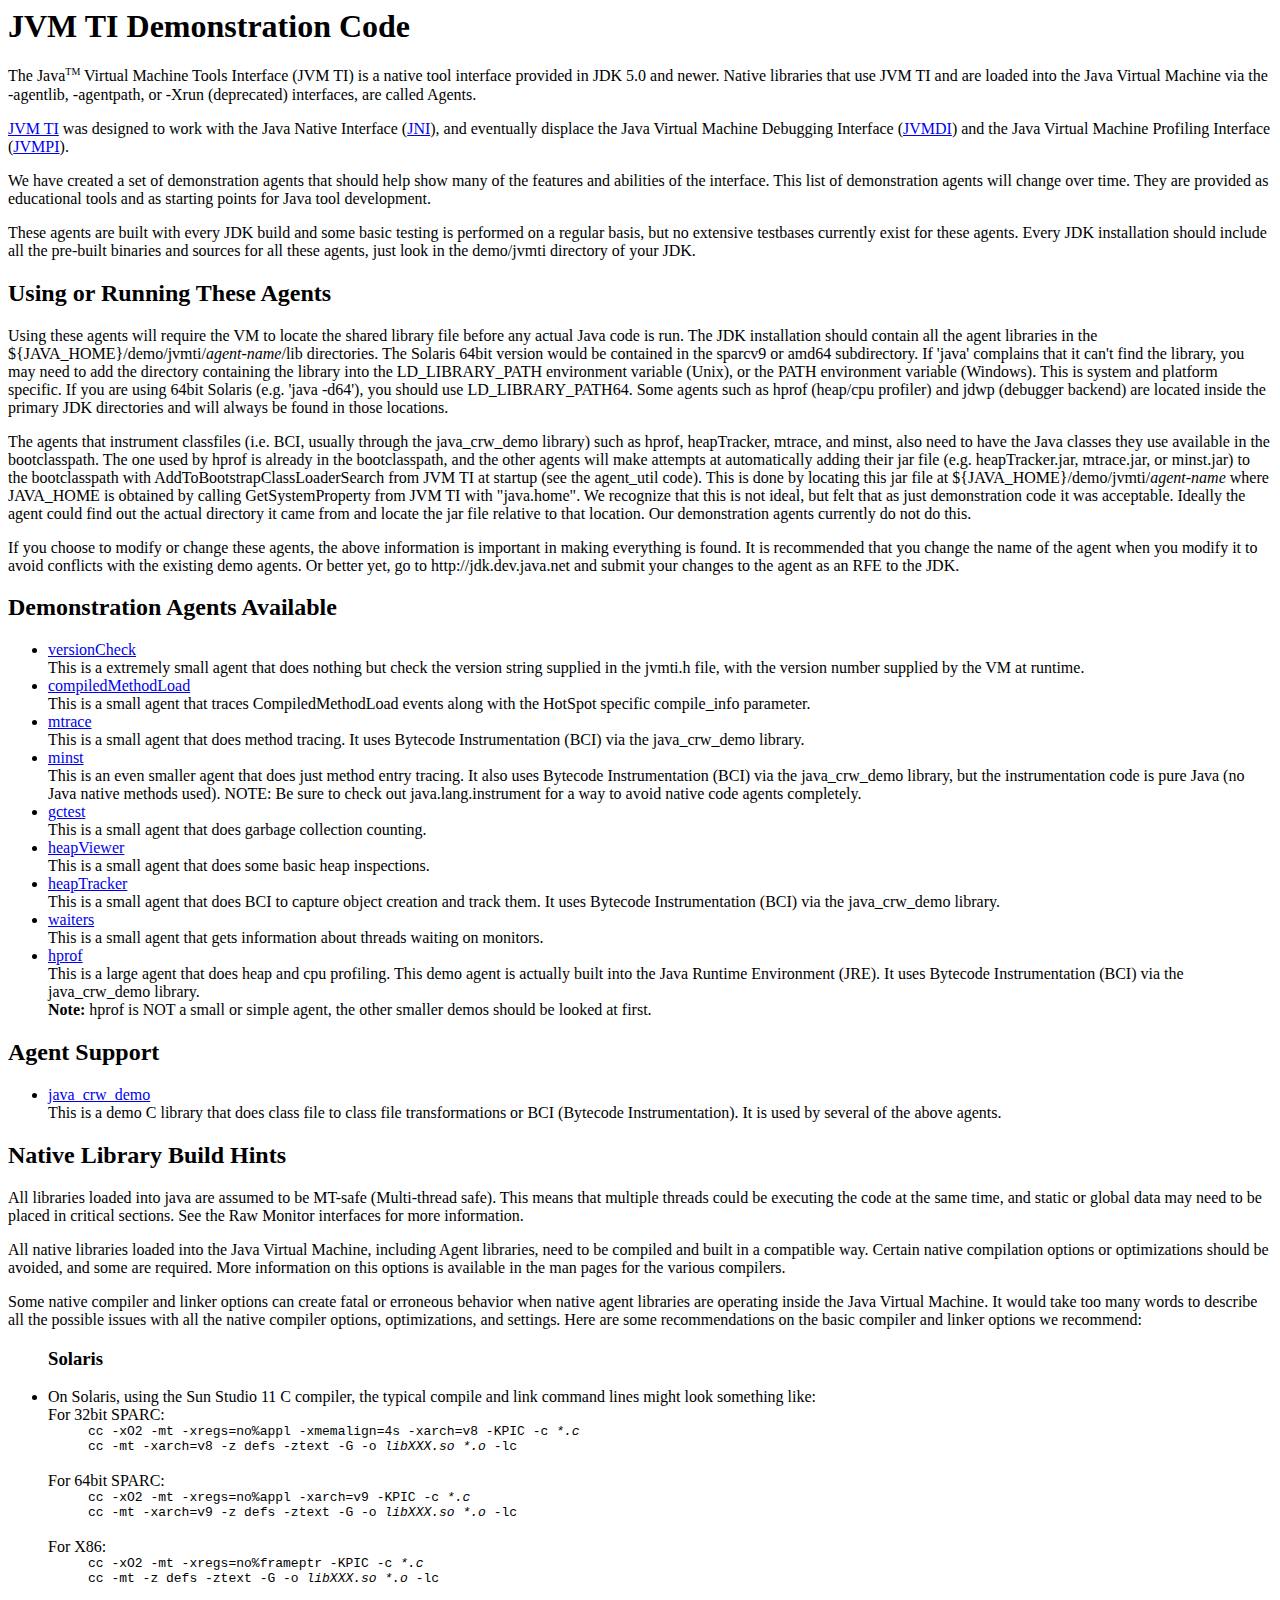
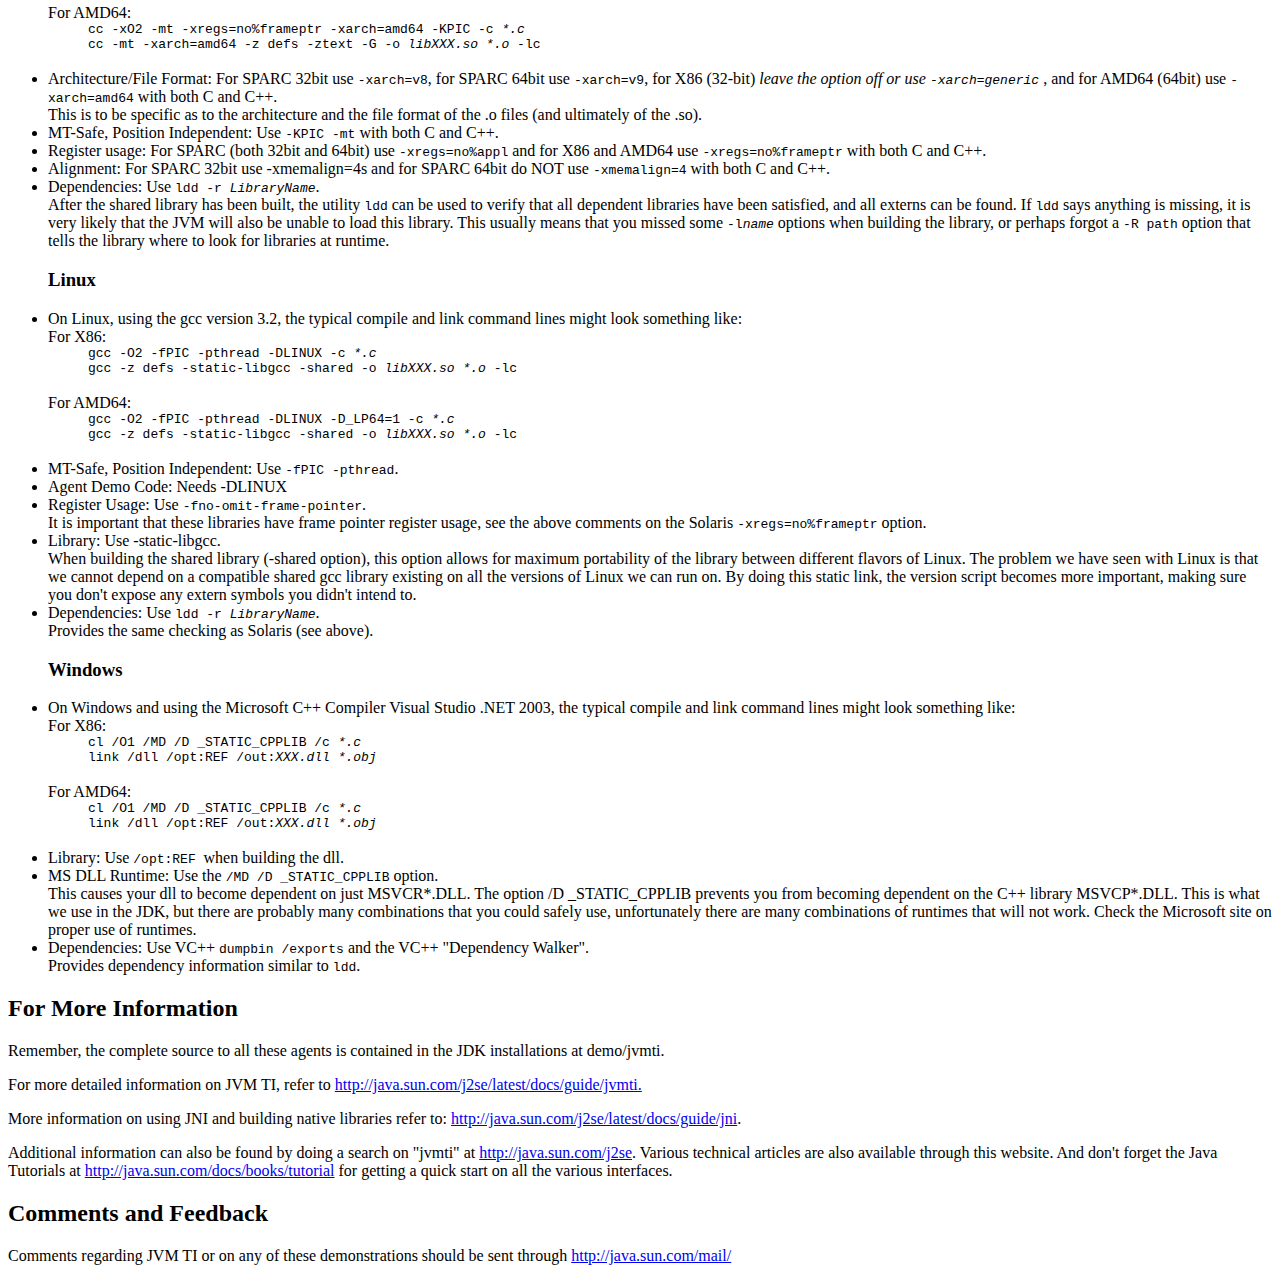
<file: Research/Fiji.app/java/macosx/zulu8.60.0.21-ca-fx-jdk8.0.322-macosx_x64/jre/Contents/Home/demo/jvmti/index.html>
<html>
<head> <title>JVM TI Demonstration Code</title> </head>

<h1>JVM TI Demonstration Code</h1>

<p>
The 
Java<sup><font size=-2>TM</font></sup> Virtual Machine Tools Interface (JVM TI)
is a native tool interface provided in JDK 5.0 and newer.
Native libraries that use JVM TI and are loaded into the 
Java Virtual Machine
via the -agentlib, -agentpath, or -Xrun (deprecated) interfaces, are
called Agents.
<p>
<A HREF="http://java.sun.com/j2se/latest/docs/guide/jvmti">JVM TI</A>
was designed to work with the
Java Native Interface 
(<A HREF="http://java.sun.com/j2se/latest/docs/guide/jni">JNI</A>),
and eventually displace the 
Java Virtual Machine Debugging Interface 
(<A HREF="http://java.sun.com/j2se/1.5.0/docs/guide/jpda/jvmdi-spec.html">JVMDI</A>)
and the 
Java Virtual Machine Profiling Interface 
(<A HREF="http://java.sun.com/j2se/1.5.0/docs/guide/jvmpi/index.html">JVMPI</A>).

<p>
We have created a set of demonstration agents that should
help show many of the features and abilities of the
interface. This list of demonstration agents will change over time.
They are provided as educational tools and as starting
points for Java tool development.

<p>
These agents are built with every JDK build and some basic testing is performed
on a regular basis, but no extensive testbases currently
exist for these agents.
Every JDK installation should include all the pre-built binaries and sources for
all these agents, just look in the demo/jvmti directory of your JDK.


<h2>Using or Running These Agents</h2>

<p>
Using these agents will require the VM to locate the shared library file
before any actual Java code is run.
The JDK installation should contain all the agent libraries in 
the ${JAVA_HOME}/demo/jvmti/<i>agent-name</i>/lib directories.
The Solaris 64bit version would be contained in the sparcv9 or amd64
subdirectory.
If 'java' complains that it can't find the library,
you may need to add the directory containing the library into the
LD_LIBRARY_PATH environment variable (Unix), or the PATH environment
variable (Windows).
This is system and platform specific.
If you are using 64bit Solaris (e.g. 'java -d64'), 
you should use LD_LIBRARY_PATH64.
Some agents such as hprof (heap/cpu profiler) and jdwp (debugger backend)
are located inside the primary JDK directories and will always be found
in those locations.

<p>
The agents that instrument classfiles 
(i.e. BCI, usually through the java_crw_demo library) 
such as hprof, heapTracker, mtrace, and minst, 
also need to have the Java classes they use available in the bootclasspath.
The one used by hprof is already in the bootclasspath, and the
other agents will make attempts at automatically adding their jar file
(e.g. heapTracker.jar, mtrace.jar, or minst.jar) to the bootclasspath
with AddToBootstrapClassLoaderSearch from JVM TI at startup
(see the agent_util code).
This is done by locating this jar file at 
${JAVA_HOME}/demo/jvmti/<i>agent-name</i>
where JAVA_HOME is obtained by calling GetSystemProperty from JVM TI
with "java.home".
We recognize that this is not ideal, but felt that as just demonstration
code it was acceptable.
Ideally the agent could find out the actual directory it came from and
locate the jar file relative to that location. 
Our demonstration agents currently do not do this.

<p>
If you choose to modify or change these agents, the above information
is important in making everything is found.
It is recommended that you change the name of the agent when you
modify it to avoid conflicts with the existing demo agents.
Or better yet, go to http://jdk.dev.java.net and submit your
changes to the agent as an RFE to the JDK.


<h2> Demonstration Agents Available </h2>

<ul>

<li>
<A HREF="versionCheck">versionCheck</A>
<br>
This is a extremely small agent that does nothing but check the
version string supplied in the jvmti.h file, with the version
number supplied by the VM at runtime.
</li>

<li>
<A HREF="compiledMethodLoad">compiledMethodLoad</A>
<br>
This is a small agent that traces CompiledMethodLoad events along
with the HotSpot specific compile_info parameter.
</li>

<li>
<A HREF="mtrace">mtrace</A>
<br>
This is a small agent that does method tracing.
It uses Bytecode Instrumentation (BCI) via the java_crw_demo library.
</li>

<li>
<A HREF="minst">minst</A>
<br>
This is an even smaller agent that does just method entry tracing.
It also uses Bytecode Instrumentation (BCI) via the java_crw_demo library,
but the instrumentation code is pure Java (no Java native methods used).
NOTE: Be sure to check out java.lang.instrument for a way to avoid
native code agents completely.
</li>

<li>
<A HREF="gctest">gctest</A>
<br>
This is a small agent that does garbage collection counting.
</li>

<li>
<A HREF="heapViewer">heapViewer</A>
<br>
This is a small agent that does some basic heap inspections.
</li>

<li>
<A HREF="heapTracker">heapTracker</A>
<br>
This is a small agent that does BCI to capture object creation
and track them.
It uses Bytecode Instrumentation (BCI) via the java_crw_demo library.
</li>

<li>
<A HREF="waiters">waiters</A>
<br>
This is a small agent that gets information about threads
waiting on monitors.
</li>

<li>
<A HREF="hprof">hprof</A>
<br>
This is a large agent that does heap and cpu profiling.
This demo agent is actually built into the 

Java Runtime Environment (JRE).
It uses Bytecode Instrumentation (BCI) via the java_crw_demo library.
<br>
<b>Note:</b> hprof is NOT a small or simple agent, the other smaller demos
should be looked at first.
</li>

</ul>



<h2>Agent Support</h2>

<ul>

<li>
<A HREF="java_crw_demo">java_crw_demo</A>
<br>
This is a demo C library that does class file to class file
transformations or BCI (Bytecode Instrumentation).
It is used by several of the above agents.
</li>


</ul>



<h2>Native Library Build Hints</h2>

<p>
All libraries loaded into java are assumed to be MT-safe (Multi-thread safe).
This means that multiple threads could be executing the code at the same
time, and static or global data may need to be placed in critical
sections. See the Raw Monitor interfaces for more information.

<p>
All native libraries loaded into the 
Java Virtual Machine,
including Agent libraries,
need to be compiled and built in a compatible way.
Certain native compilation options or optimizations should be avoided,
and some are required.
More information on this options is available in the man pages for
the various compilers.

<p>
Some native compiler and linker options can create fatal or 
erroneous behavior when native agent libraries are operating
inside the Java Virtual Machine.
It would take too many words to describe all the possible issues with all
the native compiler options, optimizations, and settings.
Here are some recommendations on the basic compiler and linker options
we recommend:

<ul>

<h3> Solaris </h3>

<li>
On Solaris, using the Sun Studio 11 C compiler,
the typical compile and link command lines might look something like:
<br>
For 32bit SPARC:
<br>
<code><ul>
cc -xO2 -mt -xregs=no%appl -xmemalign=4s -xarch=v8 -KPIC -c <i>*.c</i>
<br>
cc -mt -xarch=v8 -z defs -ztext -G -o <i>libXXX.so *.o</i> -lc
</code></ul>
<br>
For 64bit SPARC:
<br>
<code><ul>
cc -xO2 -mt -xregs=no%appl -xarch=v9 -KPIC -c <i>*.c</i>
<br>
cc -mt -xarch=v9 -z defs -ztext -G -o <i>libXXX.so *.o</i> -lc
</code></ul>
<br>
For X86:
<br>
<code><ul>
cc -xO2 -mt -xregs=no%frameptr -KPIC -c <i>*.c</i>
<br>
cc -mt -z defs -ztext -G -o <i>libXXX.so *.o</i> -lc
</code></ul>
<br>
For AMD64:
<br>
<code><ul>
cc -xO2 -mt -xregs=no%frameptr -xarch=amd64 -KPIC -c <i>*.c</i>
<br>
cc -mt -xarch=amd64 -z defs -ztext -G -o <i>libXXX.so *.o</i> -lc
</code></ul>
<br>
</li>

<li>
Architecture/File Format: 
For SPARC 32bit use <code>-xarch=v8</code>, 
for SPARC 64bit use <code>-xarch=v9</code>, 
for X86 (32-bit) 
<i>
leave the option off or use <code>-xarch=generic</code>
</i>,
and for AMD64 (64bit) use <code>-xarch=amd64</code>
with both C and C++.
<br>
This is to be specific as to the architecture and the file format
of the .o files (and ultimately of the .so). 
</li>

<li>
MT-Safe, Position Independent: Use <code>-KPIC -mt</code> 
with both C and C++.
</li>

<li>
Register usage: For SPARC (both 32bit and 64bit) use 
<code>-xregs=no%appl</code> and for X86 and AMD64 use <code>-xregs=no%frameptr</code>
with both C and C++.
</li>

<li>
Alignment: For SPARC 32bit use -xmemalign=4s and for SPARC 64bit do NOT use <code>-xmemalign=4</code>
with both C and C++.
</li>

<li>
Dependencies: Use <code>ldd -r <i>LibraryName</i></code>.
<br>
After the shared library has been built, the utility
<code>ldd</code> can be used to verify that all dependent libraries 
have been satisfied, and all externs can be found.
If <code>ldd</code> says anything is missing, it is very likely that the JVM will also
be unable to load this library.
This usually means that you missed some <code>-l<i>name</i></code>
options when building the library, or perhaps forgot a <code>-R path</code>
option that tells the library where to look for libraries at runtime.
</li>

<h3> Linux </h3>

<li>
On Linux, using the gcc version 3.2, 
the typical compile and link command lines might look something like:
<br>
For X86:
<br>
<code><ul>
gcc -O2 -fPIC -pthread -DLINUX -c <i>*.c</i>
<br>
gcc -z defs -static-libgcc -shared -o <i>libXXX.so *.o</i> -lc
</code></ul>
<br>
For AMD64:
<br>
<code><ul>
gcc -O2 -fPIC -pthread -DLINUX -D_LP64=1 -c <i>*.c</i>
<br>
gcc -z defs -static-libgcc -shared -o <i>libXXX.so *.o</i> -lc
</code></ul>
<br>
</li>

<li>
MT-Safe, Position Independent: 
Use <code>-fPIC -pthread</code>.
</li>

<li>
Agent Demo Code: Needs -DLINUX
</li>

<li>
Register Usage: Use <code>-fno-omit-frame-pointer</code>.
<br>
It is important that these libraries have frame pointer register usage, see the above comments on the Solaris 
<code>-xregs=no%frameptr</code>
option.
</li>

<li>
Library: Use -static-libgcc.
<br>
When building the shared library (-shared option), this option
allows for maximum portability of the library between different
flavors of Linux.
The problem we have seen with Linux is that we cannot depend
on a compatible shared gcc library existing on all the versions of
Linux we can run on.
By doing this static link, the version script becomes more
important, making sure you don't expose any extern symbols
you didn't intend to.
</li>

<li>
Dependencies: Use <code>ldd -r <i>LibraryName</i></code>.
<br>
Provides the same checking as Solaris (see above).
</li>

<h3> Windows </h3>

<li>
On Windows and using the Microsoft C++ Compiler Visual Studio .NET 2003,
the typical compile and link command lines might look something like:
<br>
For X86:
<br>
<code><ul>
cl /O1 /MD /D _STATIC_CPPLIB /c <i>*.c</i>
<br>
link /dll /opt:REF /out:<i>XXX.dll *.obj</i>
</code></ul>
<br>
For AMD64:
<br>
<code><ul>
cl /O1 /MD /D _STATIC_CPPLIB /c <i>*.c</i>
<br>
link /dll /opt:REF /out:<i>XXX.dll *.obj</i>
</code></ul>
<br>
</li>

<li>
Library: Use <code>/opt:REF </code> when building the dll.
</li>

<li>
MS DLL Runtime: Use the <code>/MD /D _STATIC_CPPLIB</code> option.
<br>
This causes your dll to become dependent on just MSVCR*.DLL.
The option /D _STATIC_CPPLIB prevents you from becoming dependent on the
C++ library MSVCP*.DLL.
This is what we use in the JDK, but there are probably many combinations
that you could safely use, unfortunately there are many combinations
of runtimes that will not work. 
Check the Microsoft site on proper use of runtimes.
</li>

<li>
Dependencies: Use VC++ <code>dumpbin /exports</code> and the VC++ "Dependency Walker".
<br>
Provides dependency information similar to <code>ldd</code>.
</li>

</ul>


<h2>For More Information</h2>

<p>
Remember, the complete source to all these agents is contained in the JDK
installations at demo/jvmti.

<p>
For more detailed information on JVM TI, refer to 
<A HREF="http://java.sun.com/j2se/latest/docs/guide/jvmti">
http://java.sun.com/j2se/latest/docs/guide/jvmti.</A>
 
<p>
More information on using JNI and building native libraries refer to:
<A HREF="http://java.sun.com/j2se/latest/docs/guide/jni">
http://java.sun.com/j2se/latest/docs/guide/jni</A>.

<p>
Additional information can also be found by doing a search on "jvmti" at
<A HREF="http://java.sun.com/j2se">http://java.sun.com/j2se</A>.
Various technical articles are also available through this website.
And don't forget the 
Java Tutorials at 
<A HREF="http://java.sun.com/docs/books/tutorial">http://java.sun.com/docs/books/tutorial</A>
for getting a quick start on all the various interfaces.

<h2>Comments and Feedback</h2>

<p>
Comments regarding JVM TI or on any of these demonstrations should be
sent through 
<A HREF="http://java.sun.com/mail">http://java.sun.com/mail/</A>



</html>
</file>
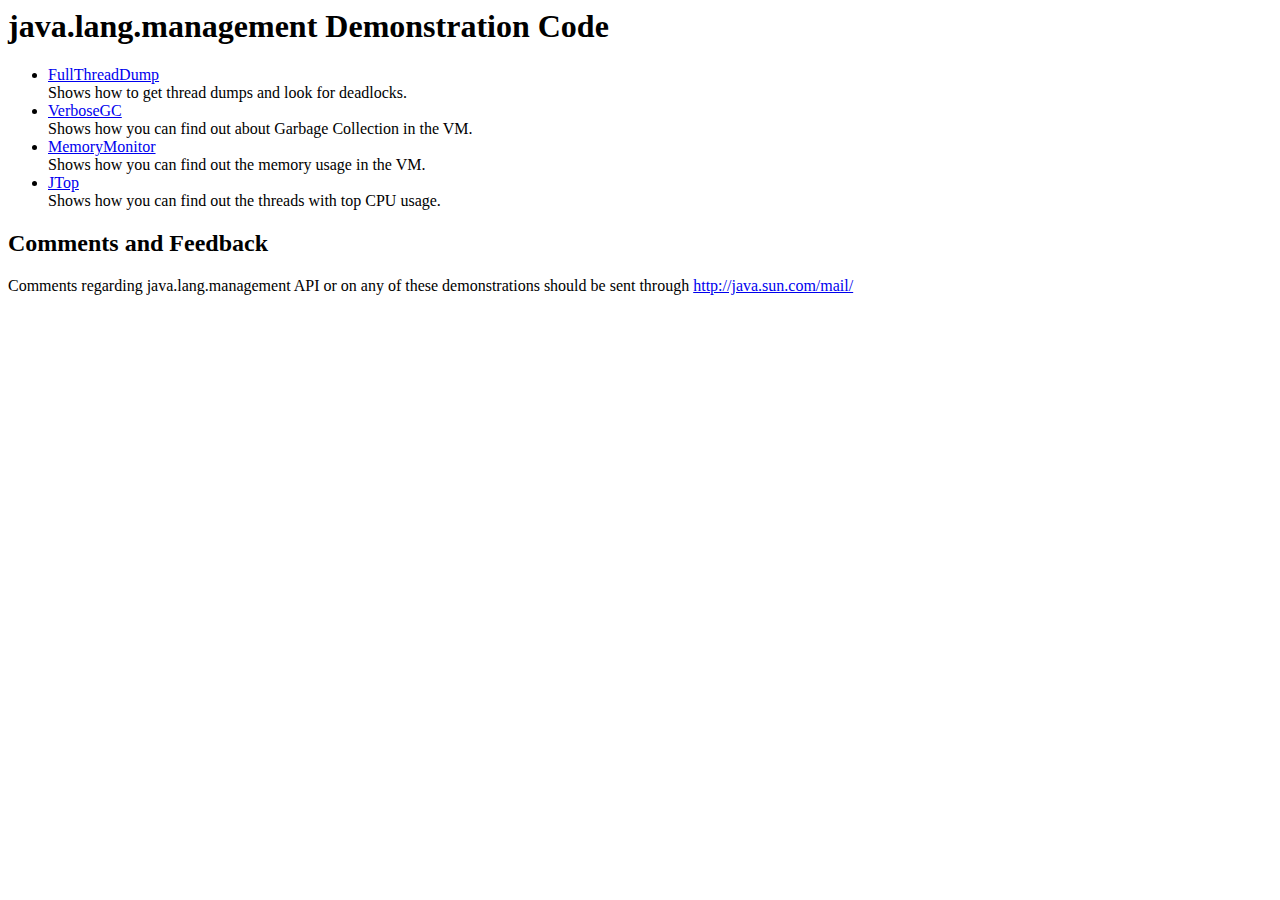
<file: Research/Fiji.app/java/macosx/zulu8.60.0.21-ca-fx-jdk8.0.322-macosx_x64/jre/Contents/Home/demo/management/index.html>
<html>
<head> <title>java.lang.management Demonstration Code</title> </head>


<h1>java.lang.management Demonstration Code</h1>

<ul>

<li>
<A HREF="FullThreadDump">FullThreadDump</A>
<br>
Shows how to get thread dumps and look for deadlocks.
</li>

<li>
<A HREF="VerboseGC">VerboseGC</A>
<br>
Shows how you can find out about Garbage Collection in the VM.
</li>

<li>
<A HREF="MemoryMonitor">MemoryMonitor</A>
<br>
Shows how you can find out the memory usage in the VM.
</li>

<li>
<A HREF="JTop">JTop</A>
<br>
Shows how you can find out the threads with top CPU usage.
</li>


</ul>



<h2>Comments and Feedback</h2>

<p>
Comments regarding java.lang.management API or on any of these 
demonstrations should be sent through 
<A HREF="http://java.sun.com/mail">http://java.sun.com/mail/</A>


</html>
</file>
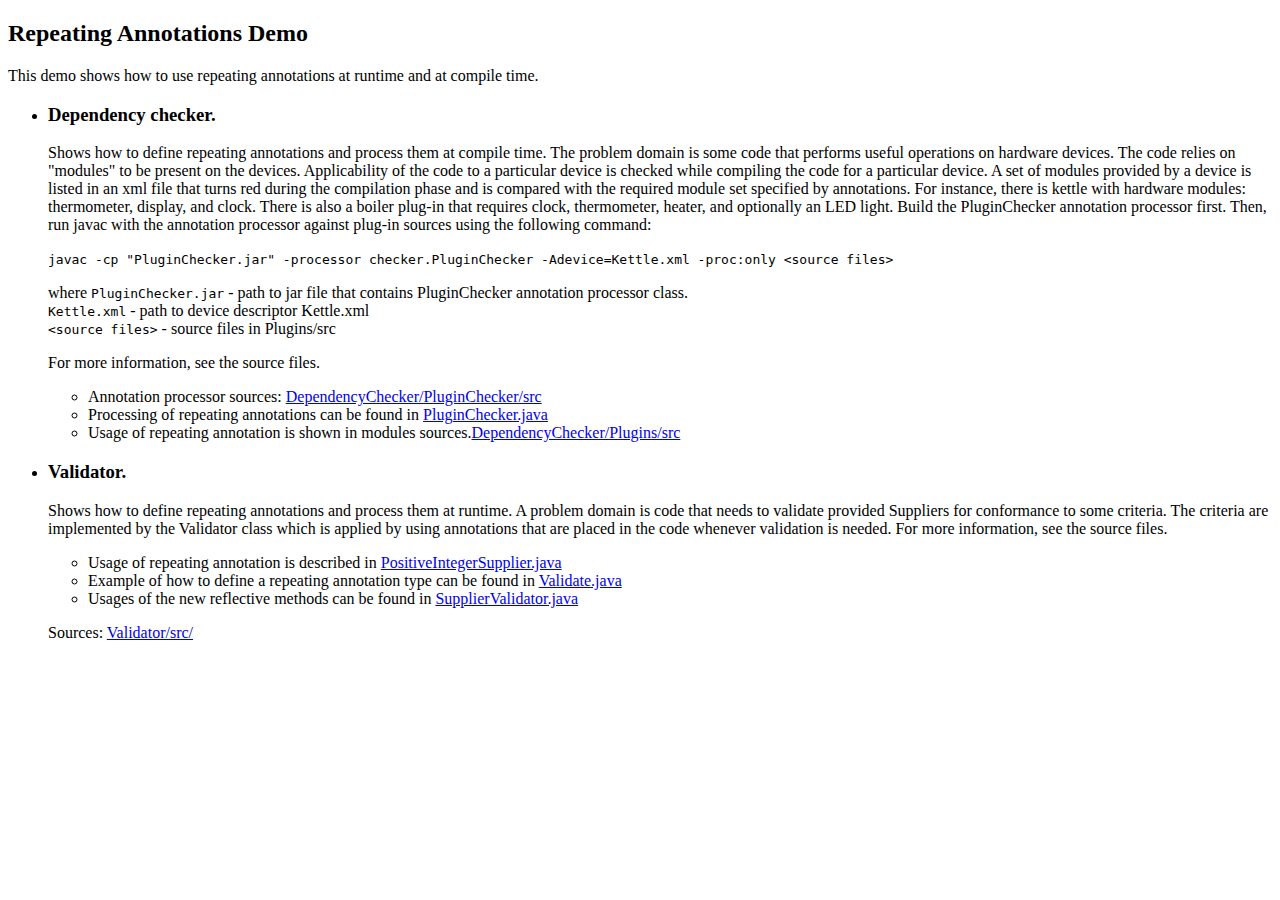
<file: Research/Fiji.app/java/macosx/zulu8.60.0.21-ca-fx-jdk8.0.322-macosx_x64/jre/Contents/Home/sample/annotations/index.html>
<!DOCTYPE html>
<html>
<head>
    <title>Repeating Annotations Demo</title>
</head>
<body>
<h2>Repeating Annotations Demo</h2>

<p>
    This demo shows how to use repeating annotations at runtime and at compile time.
</p>

<ul>
    <li><h3>Dependency checker.</h3>

        <p>
            Shows how to define repeating annotations and process them at compile time.
            The problem domain is some code that performs useful operations on hardware devices.
            The code relies on "modules" to be present on the devices. Applicability of the code to a particular
            device is checked while compiling the code for a particular device.
            A set of modules provided by a device is listed in an xml file that turns red during the compilation
            phase and is compared with the required module set specified by annotations.
            For instance, there is kettle with hardware modules: thermometer, display, and clock.
            There is also a boiler plug-in that requires clock, thermometer, heater, and optionally an LED light.

            Build the PluginChecker annotation processor first.
            Then, run javac with the annotation processor against plug-in sources using the following command: </p>

        <code>javac -cp "PluginChecker.jar" -processor checker.PluginChecker -Adevice=Kettle.xml -proc:only &lt;source
            files&gt;</code>

        <p>
            where <code>PluginChecker.jar</code> - path to jar file that contains PluginChecker annotation processor
            class. </br>
            <code>Kettle.xml</code> - path to device descriptor Kettle.xml                                         </br>
            <code>&lt;source files&gt;</code> - source files in Plugins/src
        </p>
        For more information, see the source files.
        </p>
        <ul>
            <li>Annotation processor sources: <a href="DependencyChecker/PluginChecker/src/">DependencyChecker/PluginChecker/src</a>
            <li>Processing of repeating annotations can be found in <a href="DependencyChecker/PluginChecker/src/checker/PluginChecker.java">PluginChecker.java</a>
            <li>Usage of repeating annotation is shown in modules sources.<a href="DependencyChecker/Plugins/src">DependencyChecker/Plugins/src</a>
        </ul>

    <li><h3>Validator.</h3>

        <p>
            Shows how to define repeating annotations and process them at runtime.
            A problem domain is code that needs to validate provided Suppliers for conformance to some criteria.
            The criteria are implemented by the Validator class which is applied by using annotations that are placed in
            the code whenever validation is needed. For more information, see the
            source files.
        </p>

        <p>
        <ul>
            <li>Usage of repeating annotation is described in <a href="Validator/src/PositiveIntegerSupplier.java">PositiveIntegerSupplier.java</a>
            <li> Example of how to define a repeating annotation type can be found in
                <a href="Validator/src/Validate.java">Validate.java</a>
            <li> Usages of the new reflective methods can be found in <a href="Validator/src/SupplierValidator.java">SupplierValidator.java</a>
        </ul>
        </p>
        Sources: <a href="Validator/src/">Validator/src/</a>
</ul>
</body>
</html>
</file>
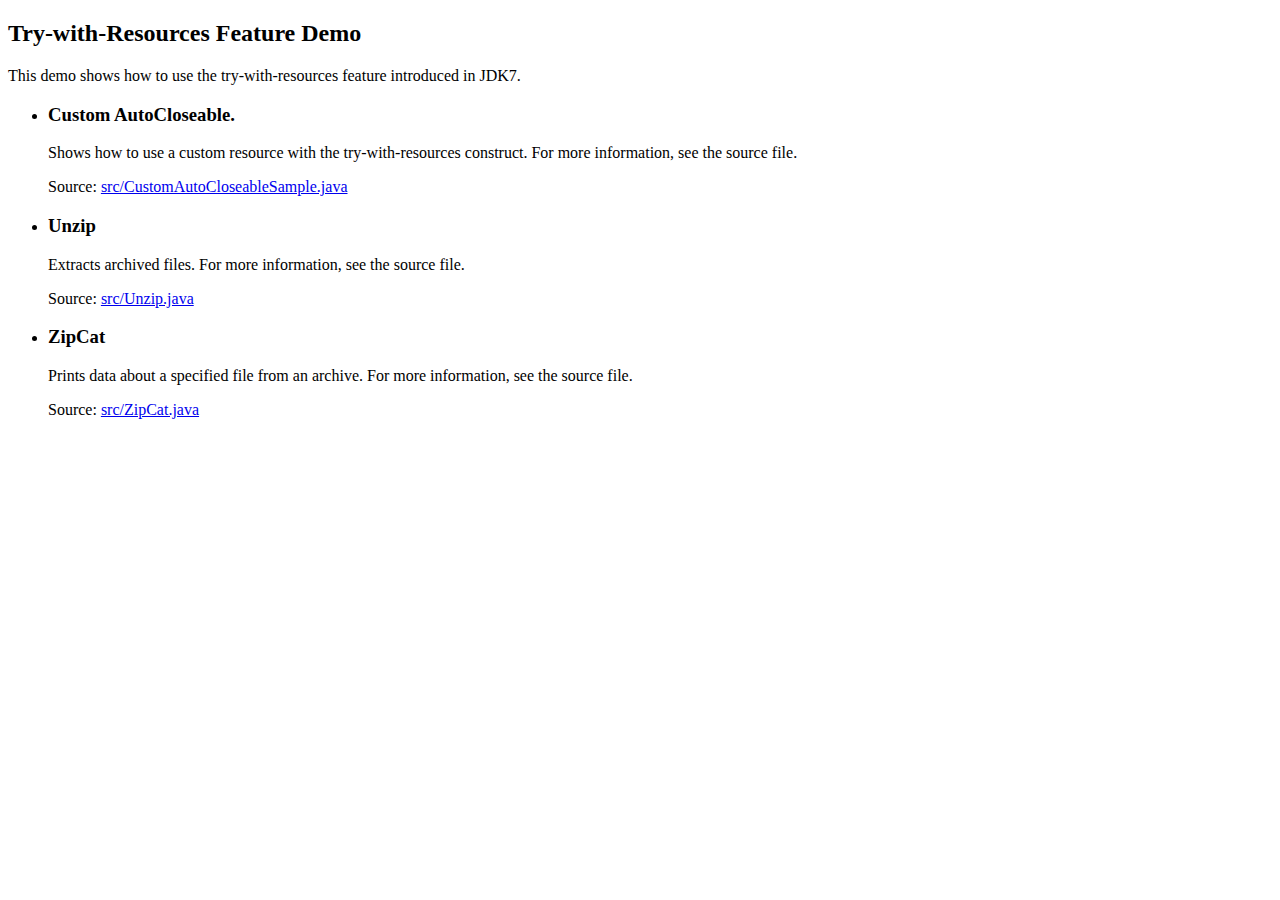
<file: Research/Fiji.app/java/macosx/zulu8.60.0.21-ca-fx-jdk8.0.322-macosx_x64/jre/Contents/Home/sample/try-with-resources/index.html>
<!DOCTYPE html>

<html>
<head>
    <title>Try-with-Resources Feature Demo</title>
</head>
<body>
<h2>Try-with-Resources Feature Demo</h2>

<p>
    This demo shows how to use the try-with-resources feature introduced in JDK7.
</p>

<ul>
    <li><h3>Custom AutoCloseable.</h3>

        <p>
            Shows how to use a custom resource with the try-with-resources construct.
            For more information, see the source file.
        </p>
        Source: <a href="src/CustomAutoCloseableSample.java">src/CustomAutoCloseableSample.java</a>

    <li><h3>Unzip</h3>

        <p>
            Extracts archived files. For more information, see the source file.
        </p>
        Source: <a href="src/Unzip.java">src/Unzip.java</a>
    <li><h3>ZipCat</h3>

        <p>Prints data about a specified file from an archive. For more information, see the source file.</p>
        Source: <a href="src/ZipCat.java">src/ZipCat.java</a>

</ul>
</body>
</html>
</file>
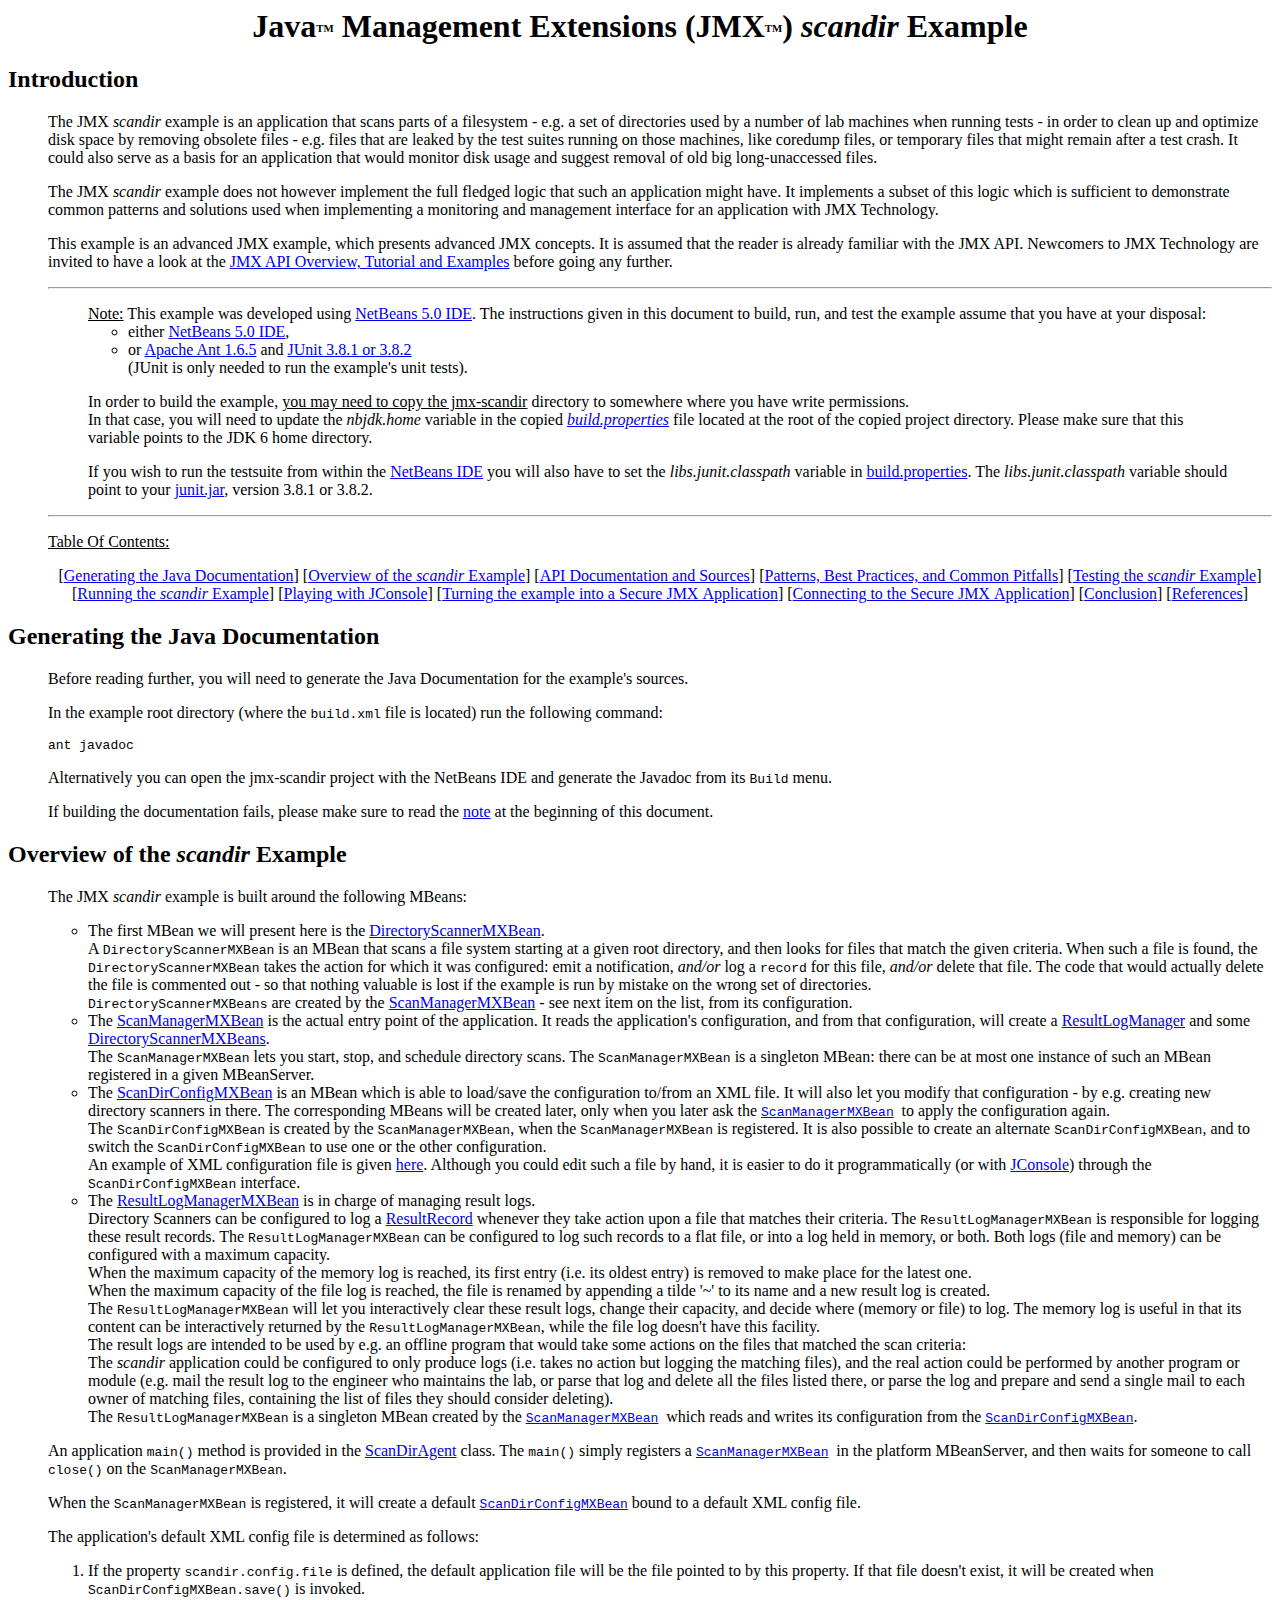
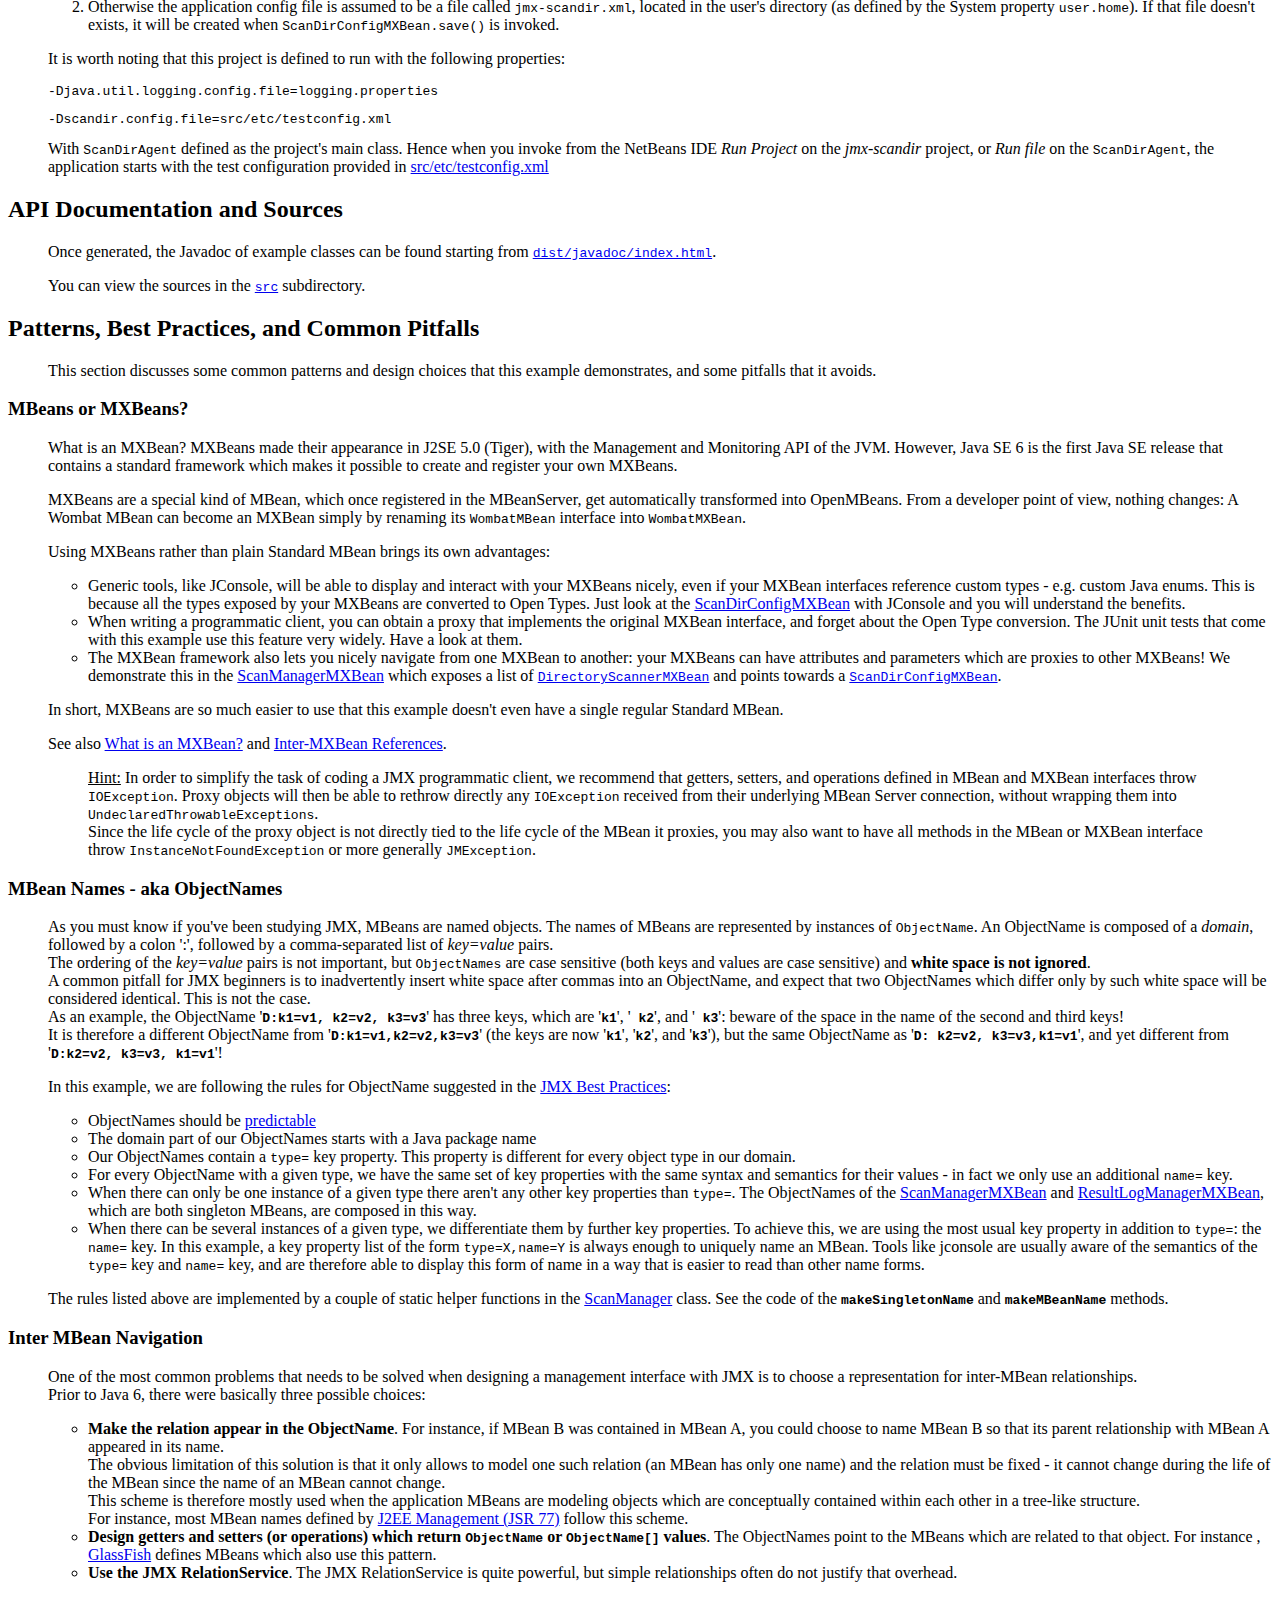
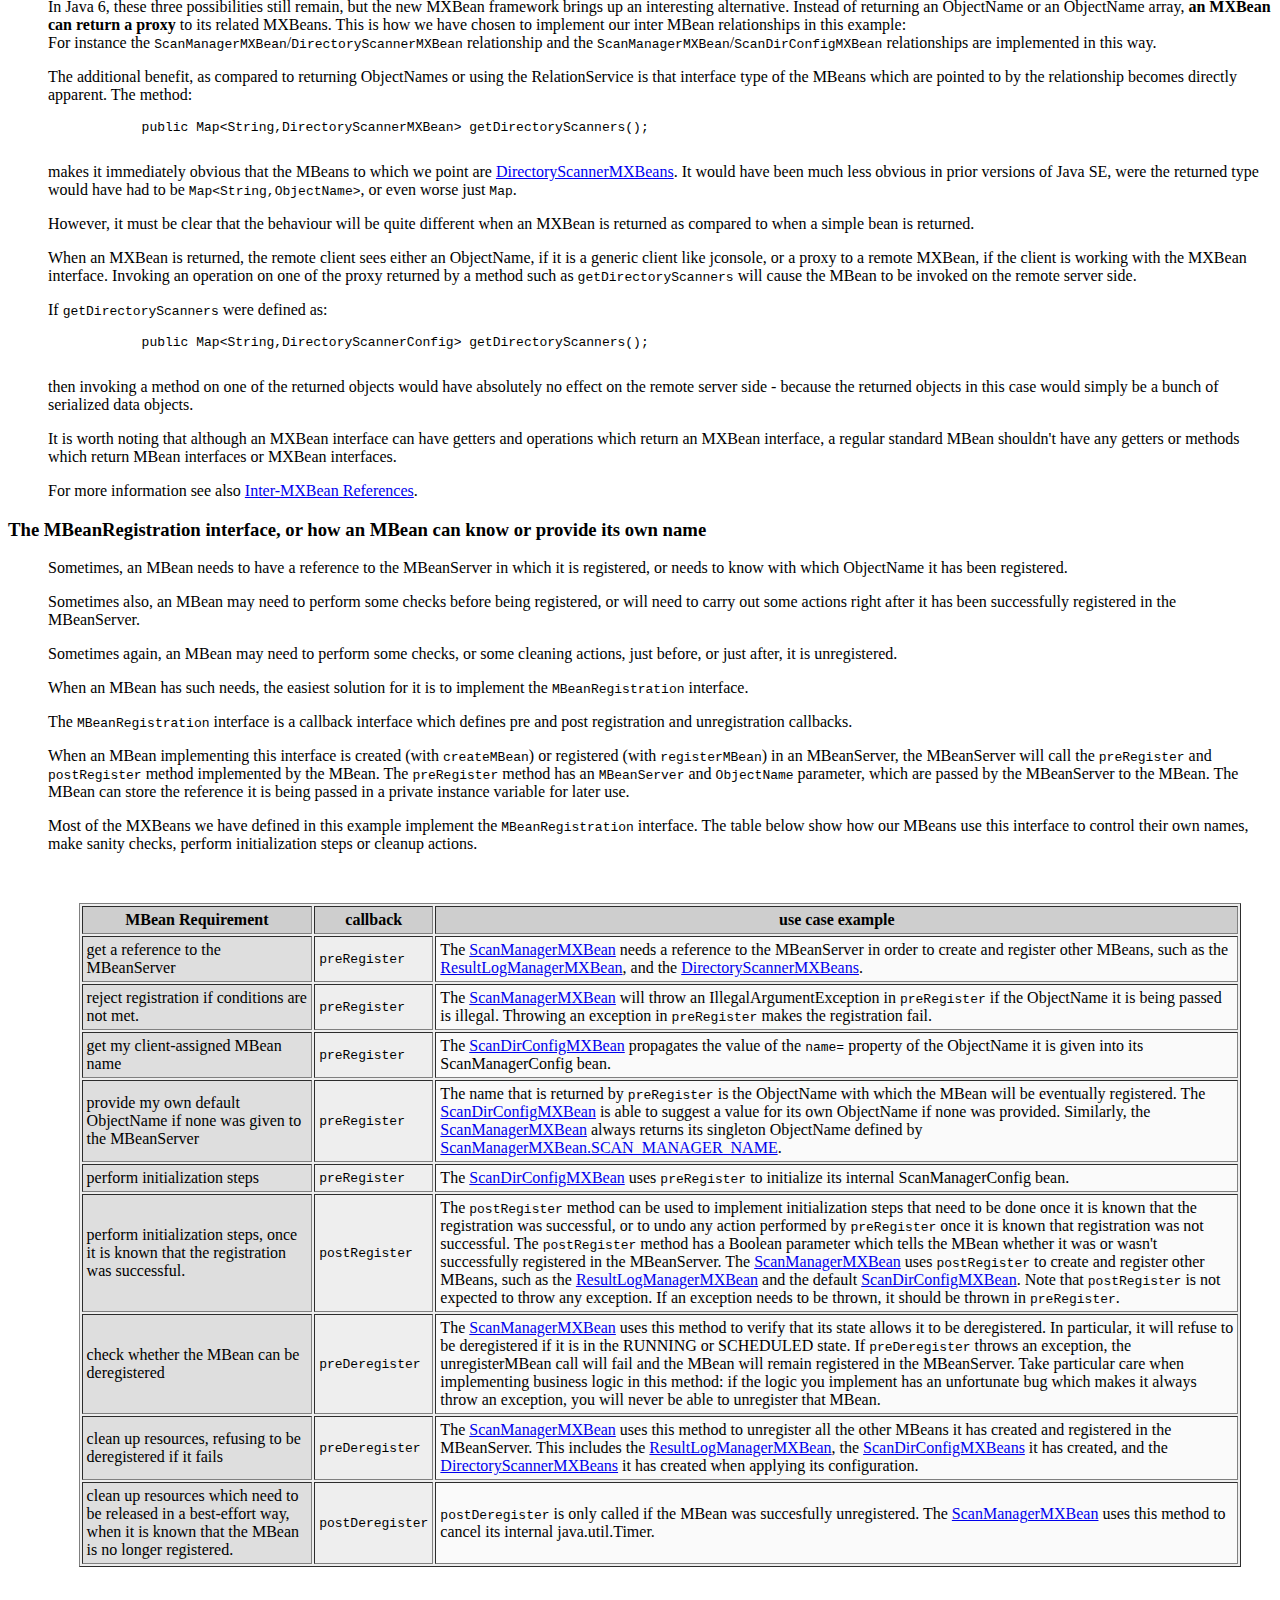
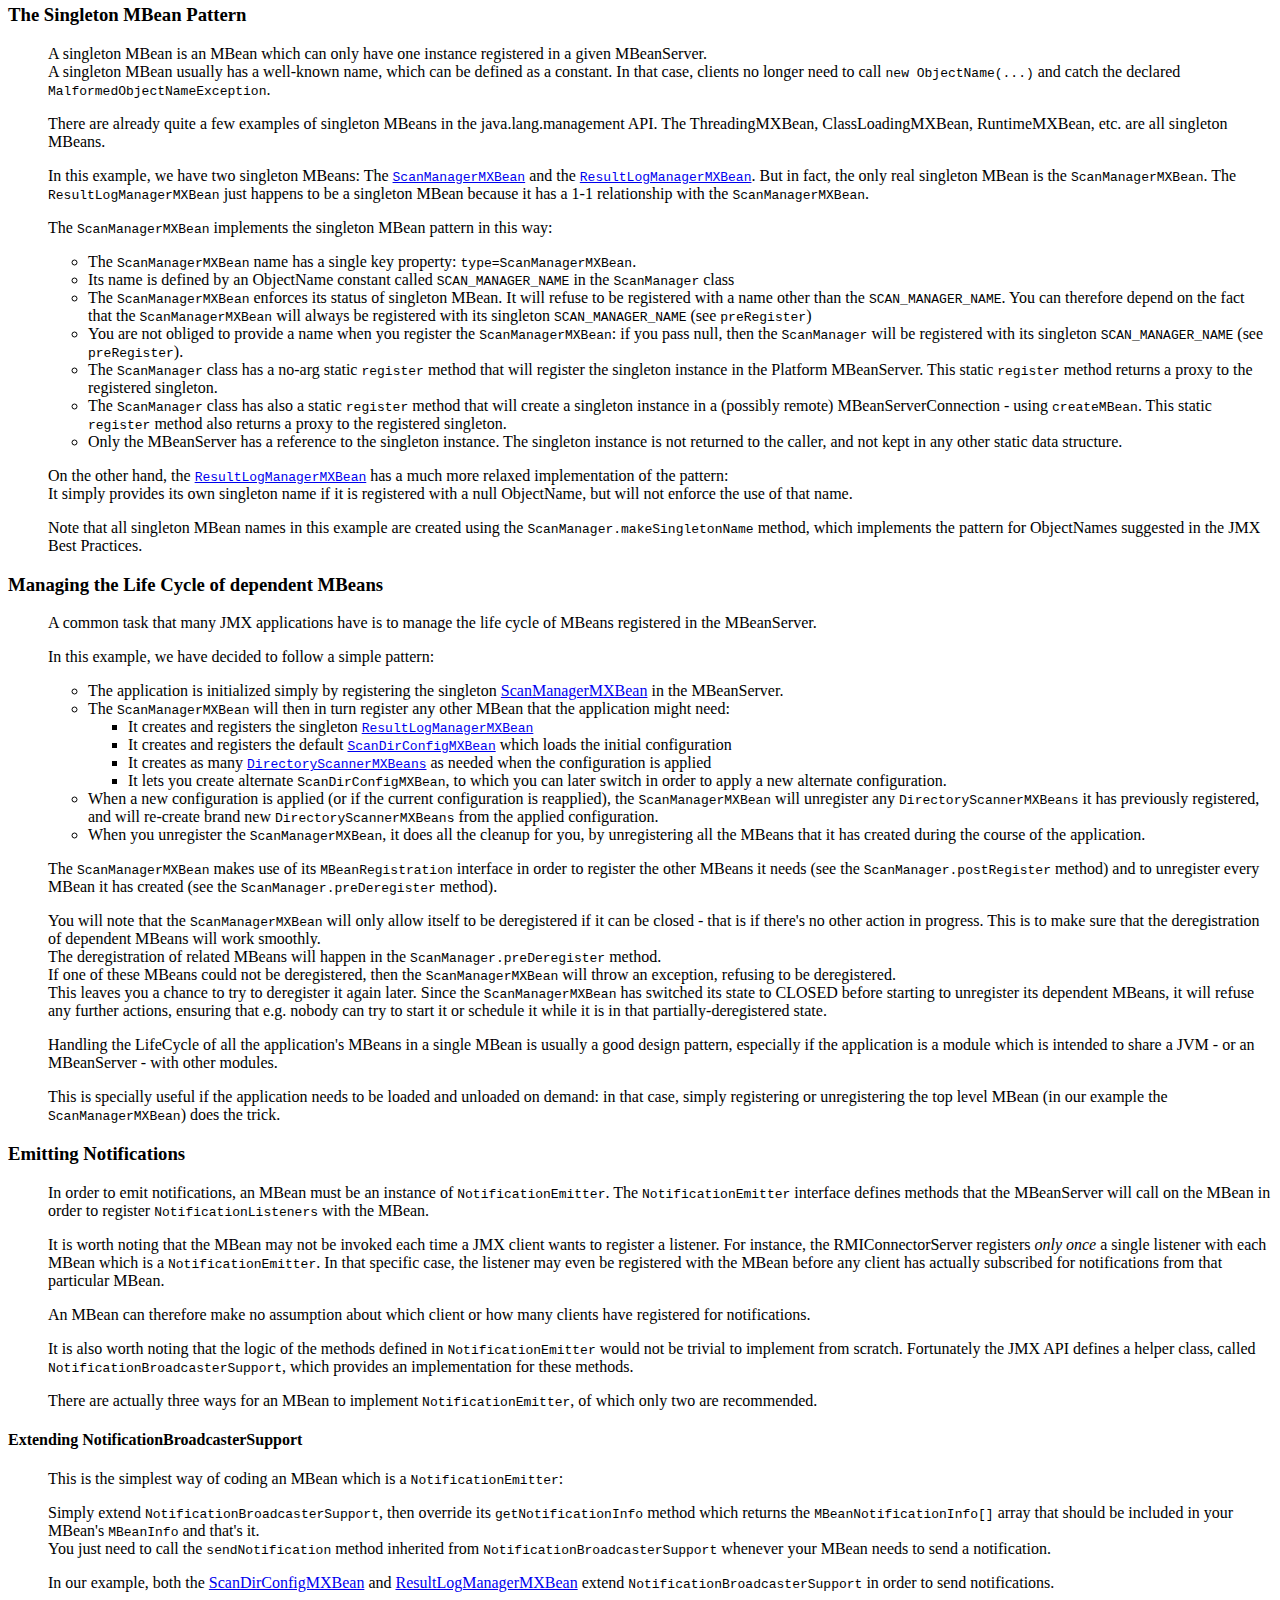
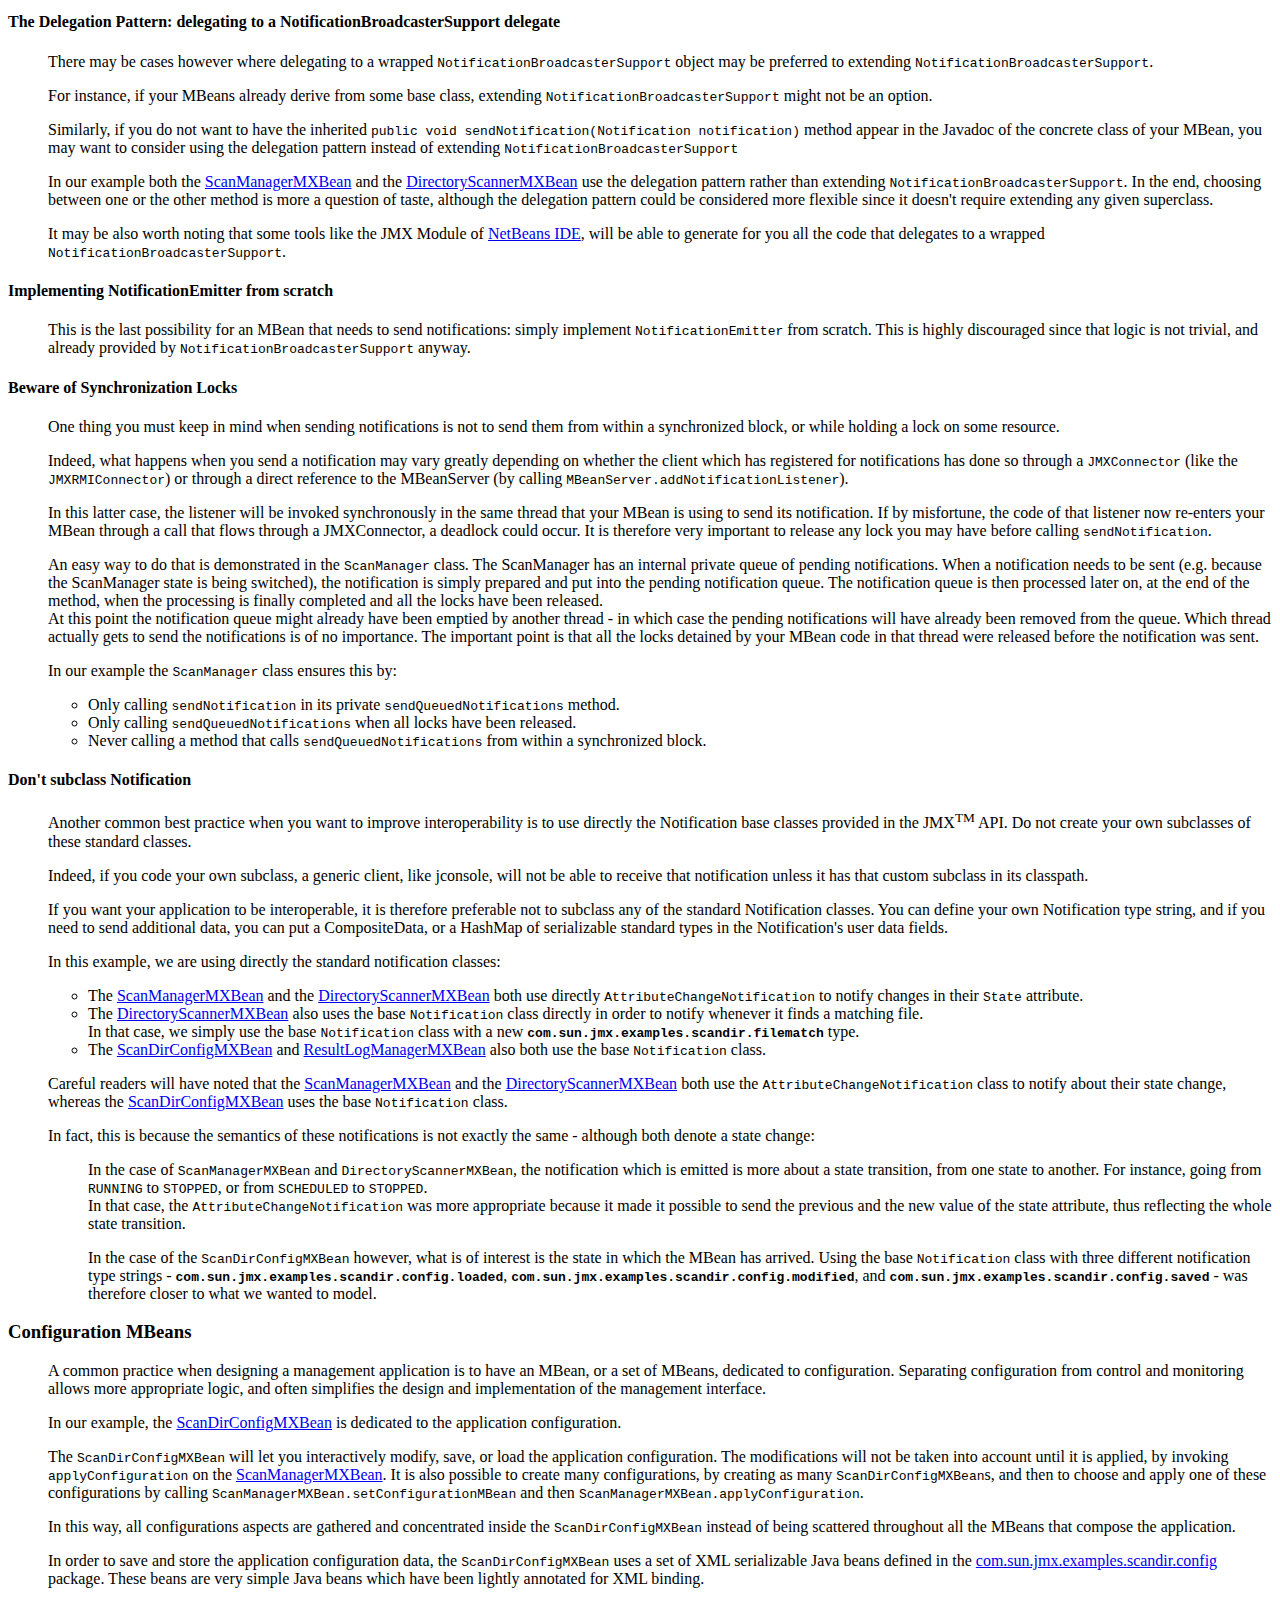
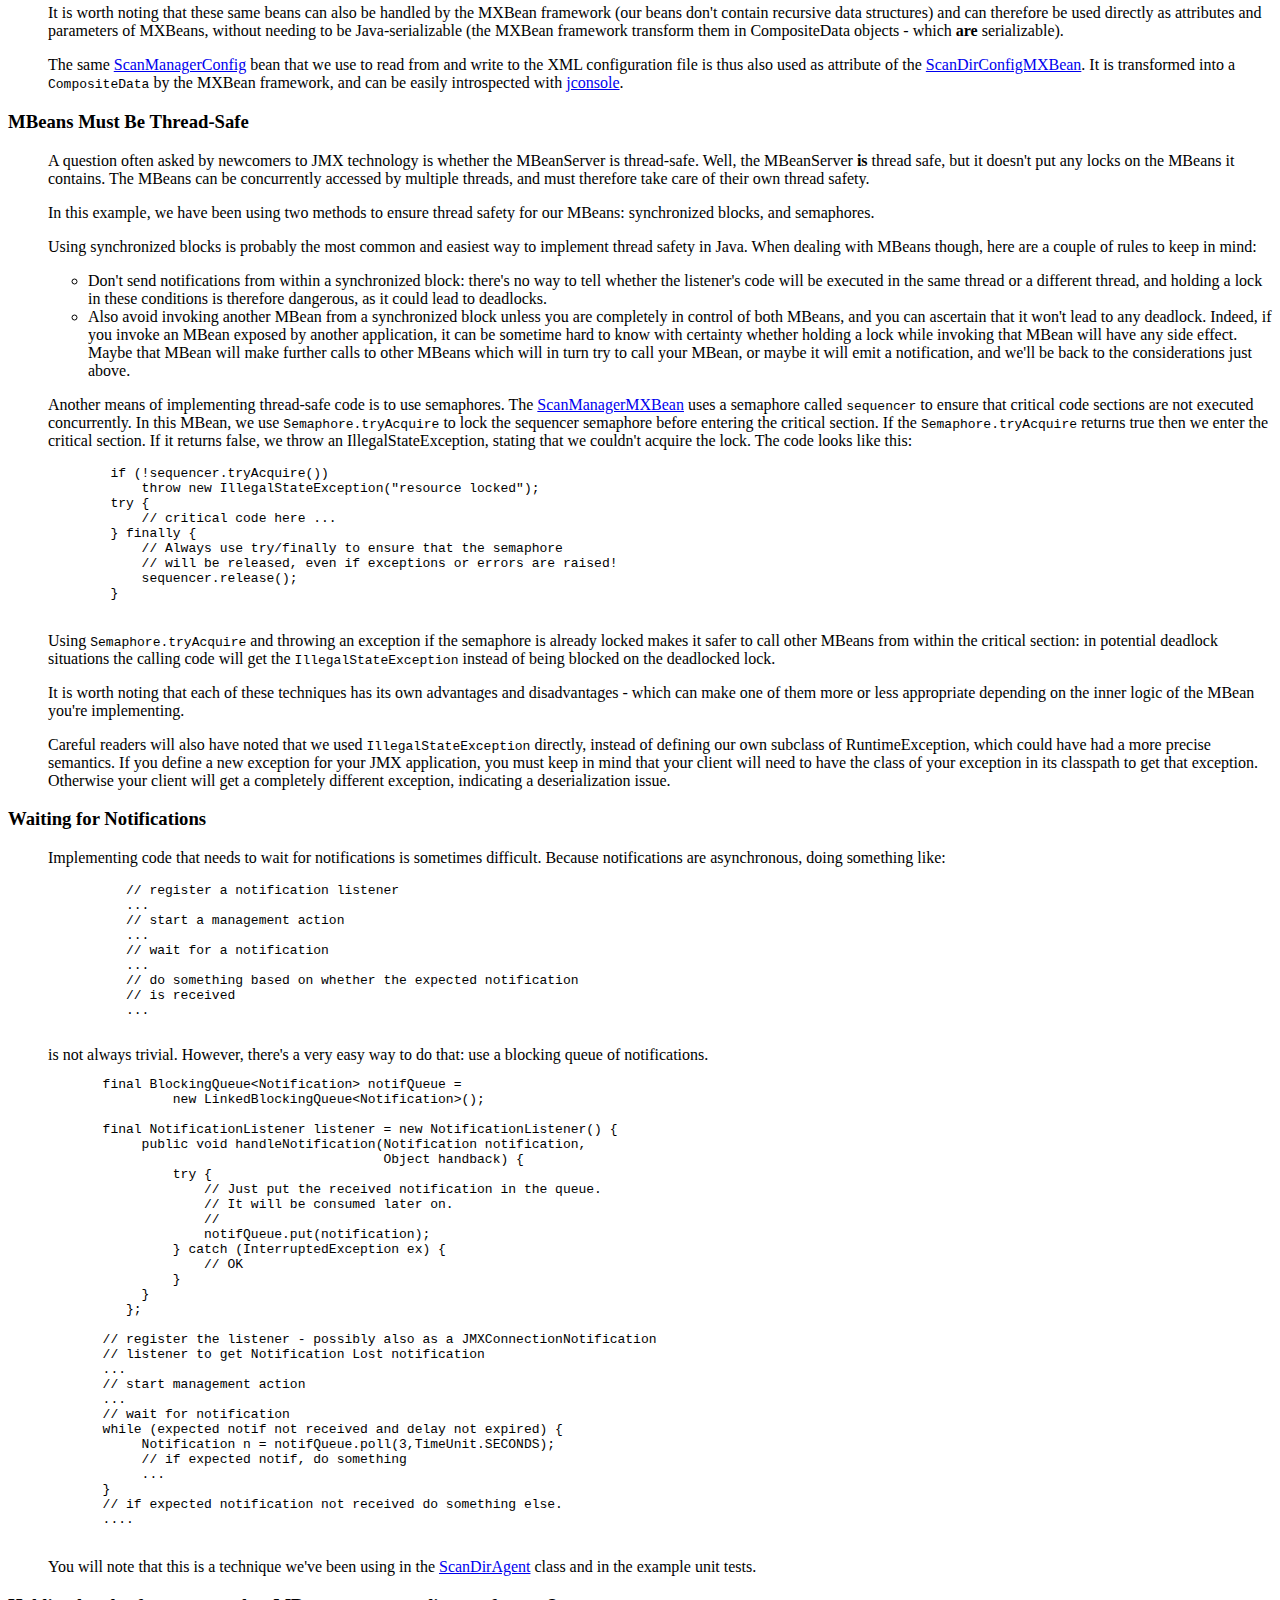
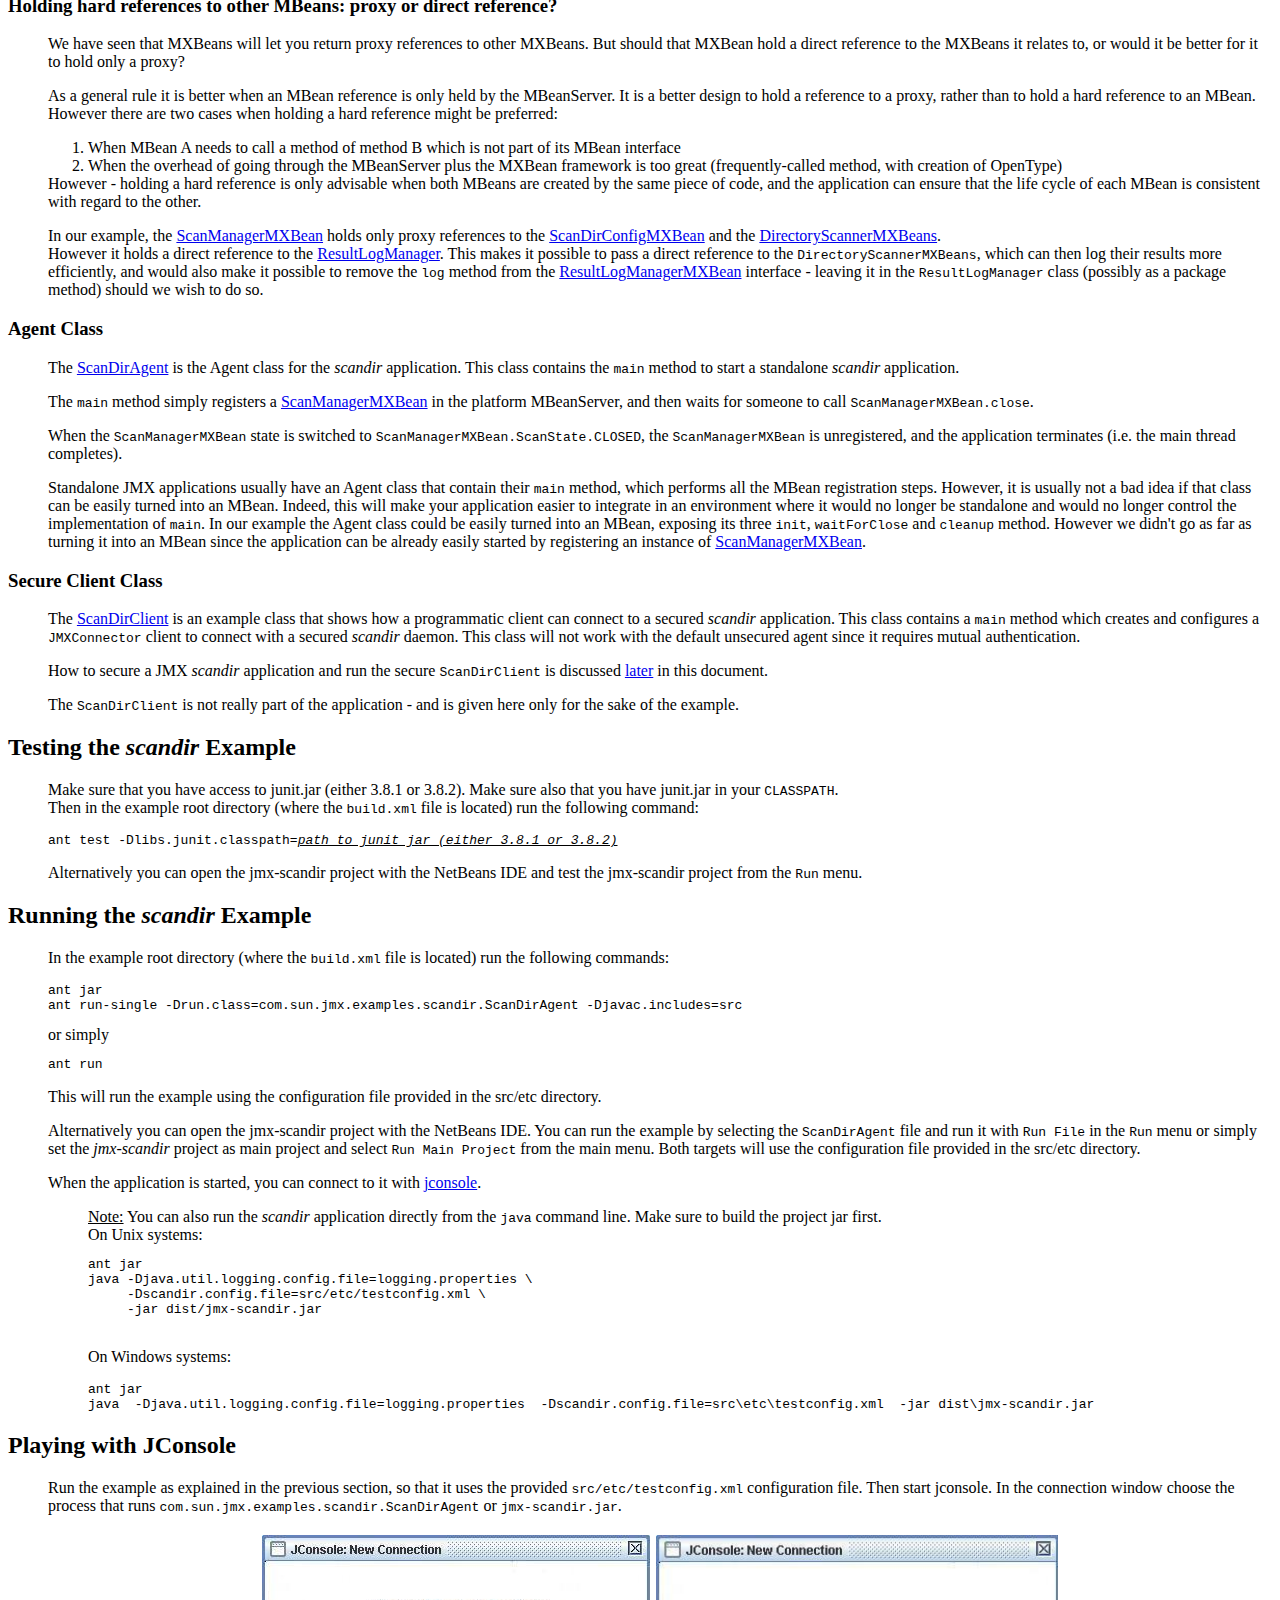
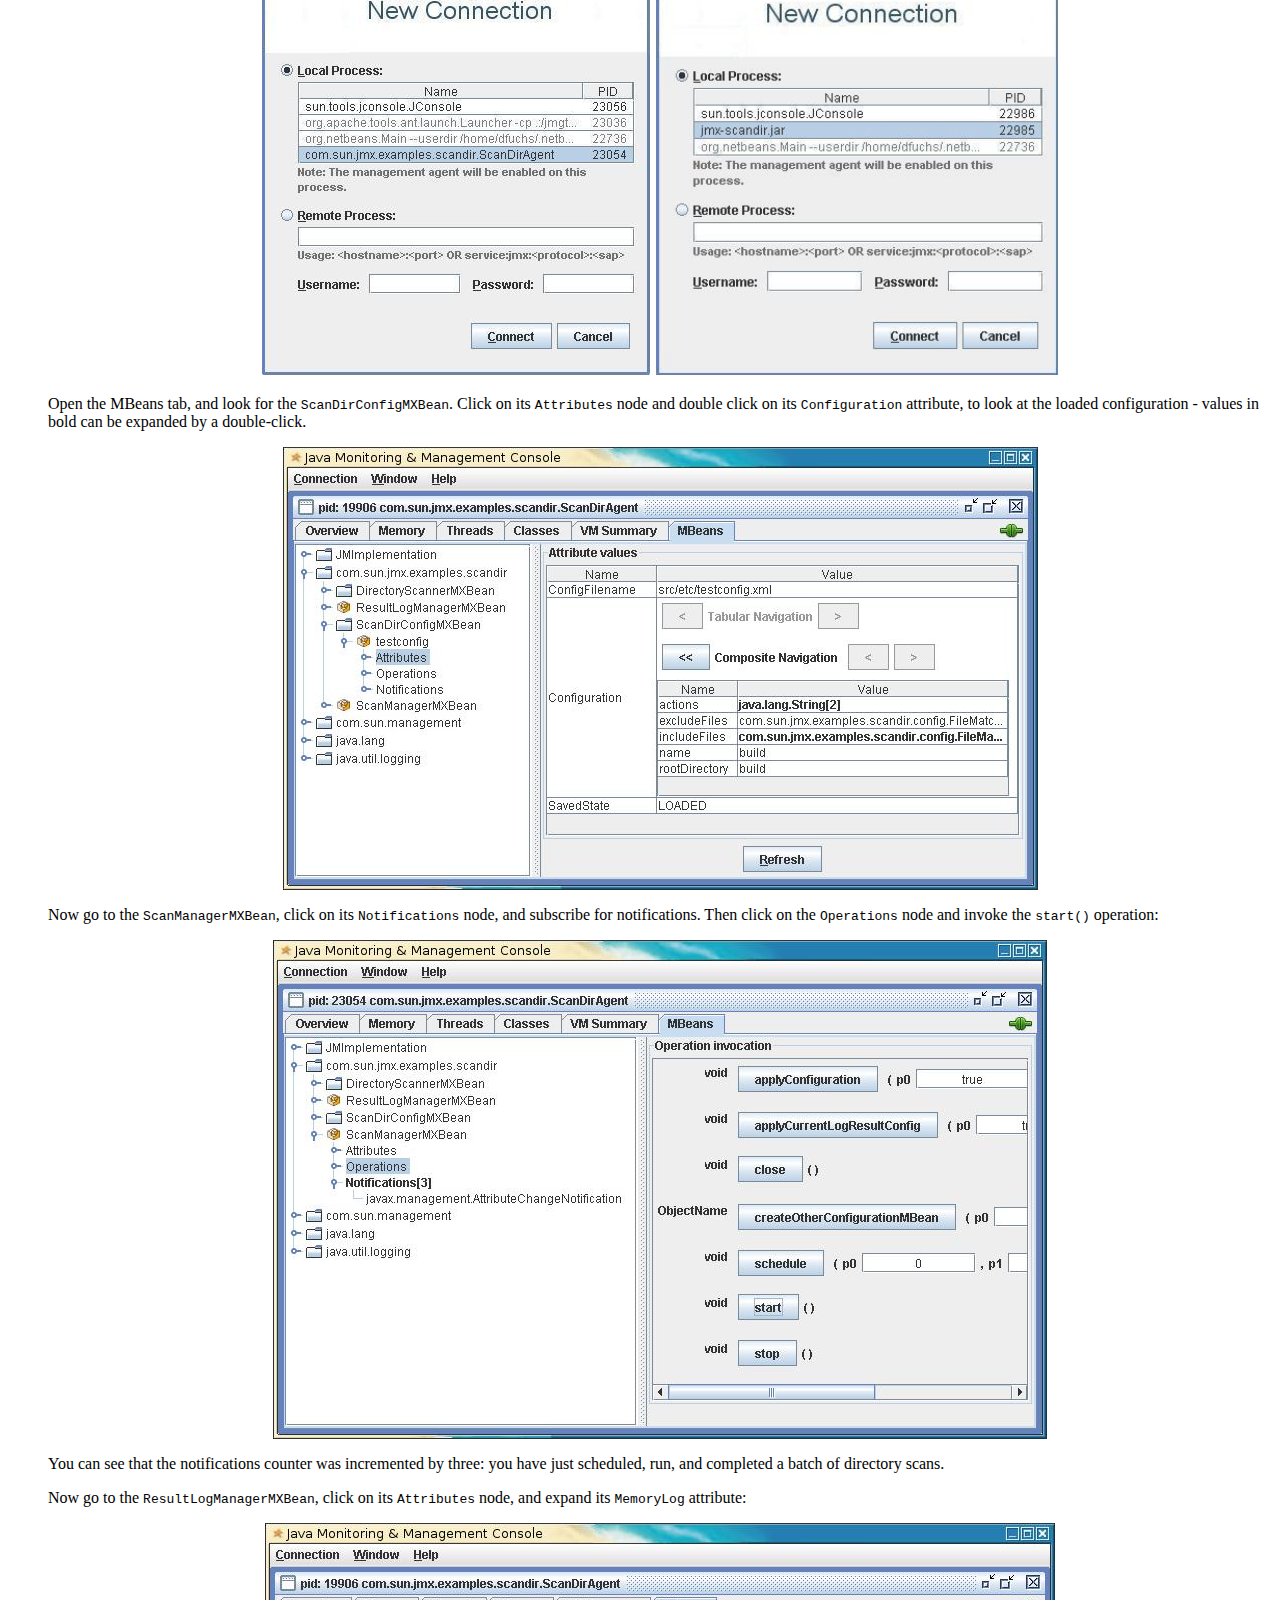
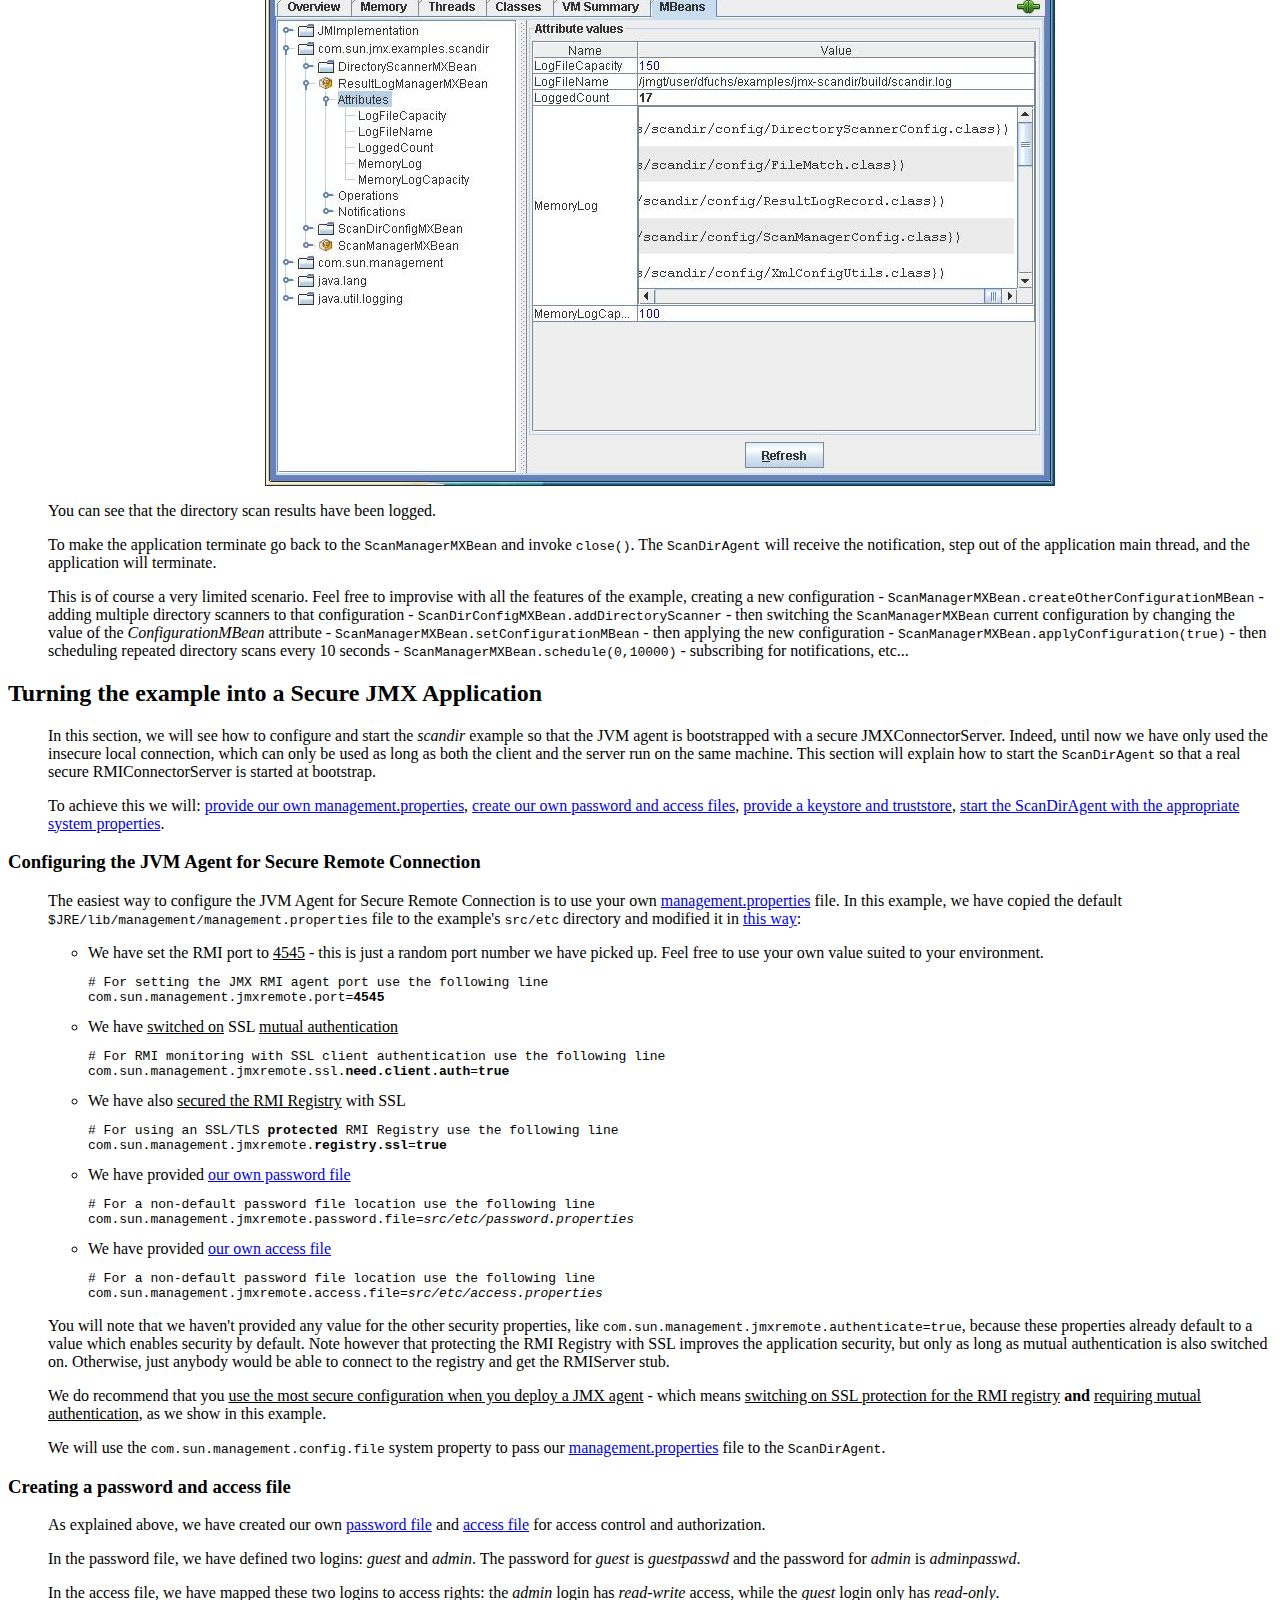
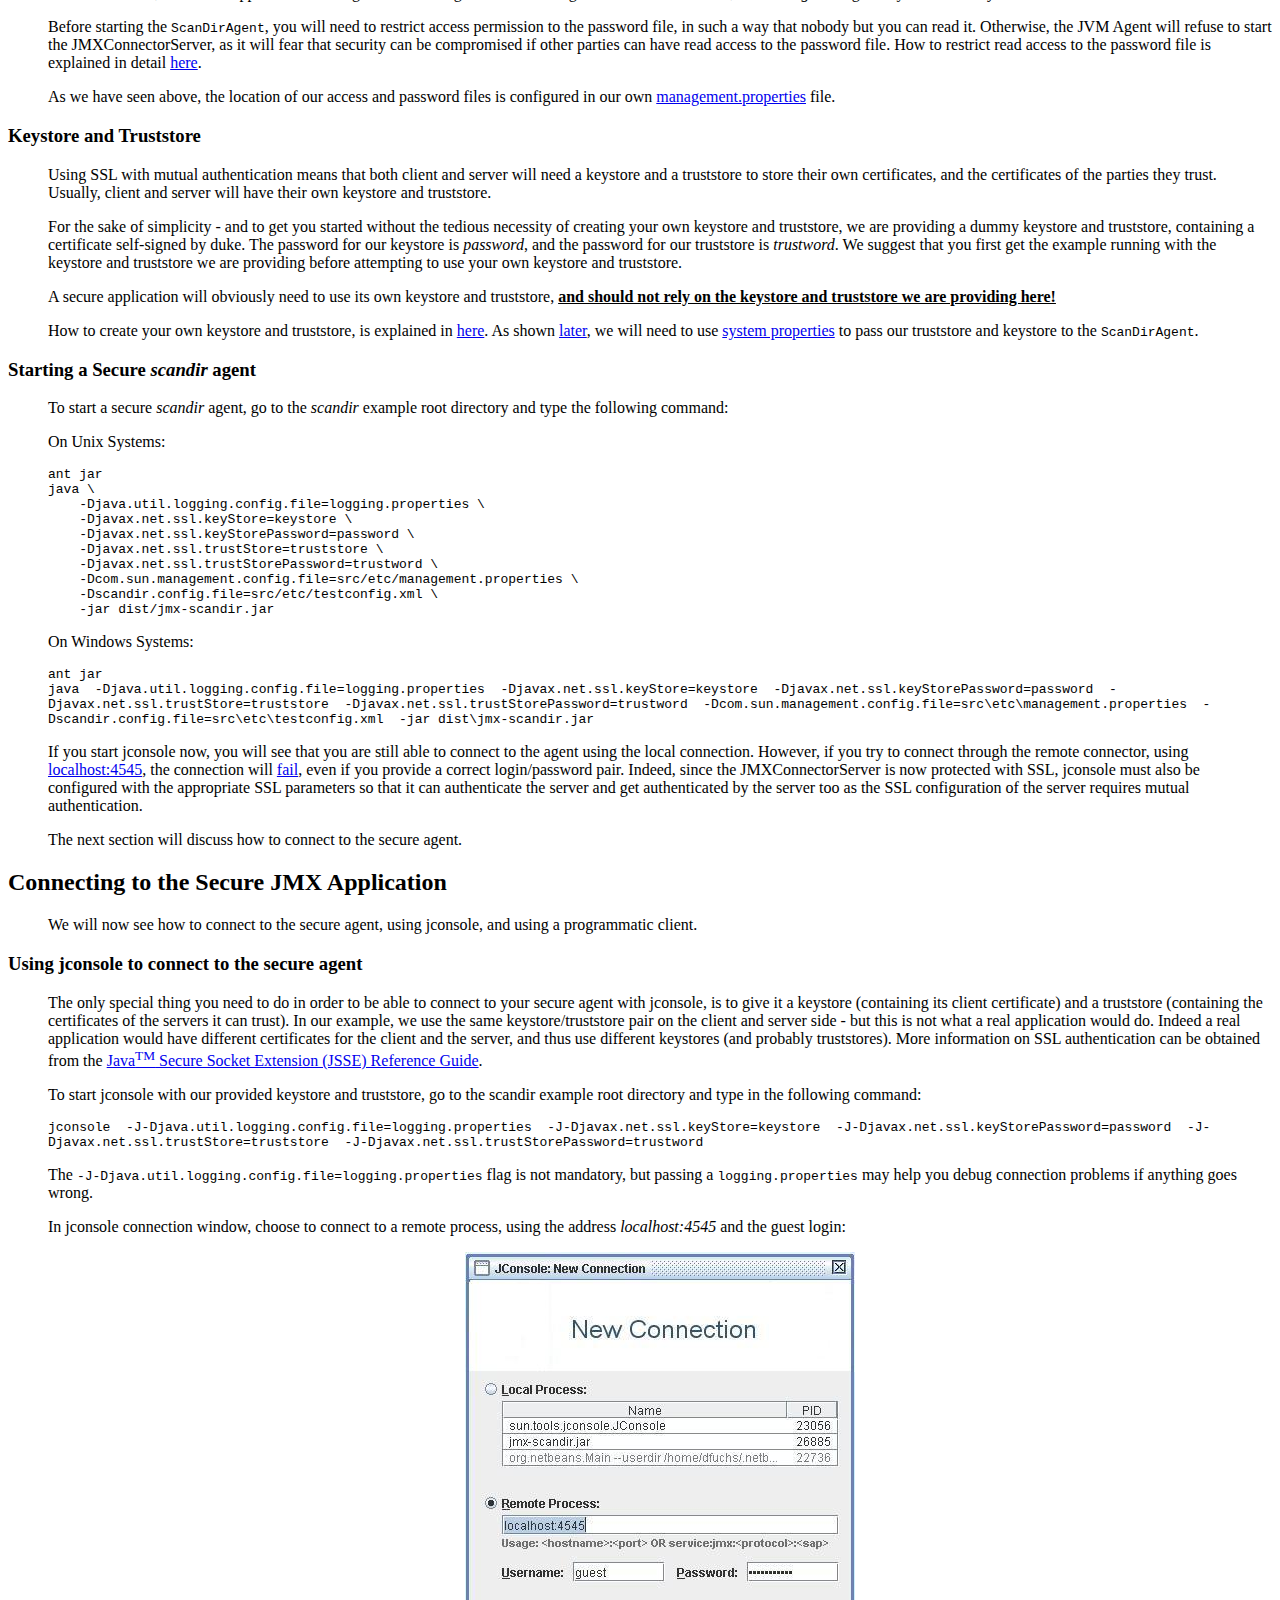
<file: Research/Fiji.app/java/macosx/zulu8.60.0.21-ca-fx-jdk8.0.322-macosx_x64/jre/Contents/Home/sample/jmx/jmx-scandir/index.html>
<!DOCTYPE HTML PUBLIC "-//W3C//DTD HTML 4.01 Transitional//EN">

<html>
  <head>
<!--
 Copyright (c) 2006, 2013, Oracle and/or its affiliates. All rights reserved.

 Redistribution and use in source and binary forms, with or without
 modification, are permitted provided that the following conditions
 are met:

   - Redistributions of source code must retain the above copyright
     notice, this list of conditions and the following disclaimer.

   - Redistributions in binary form must reproduce the above copyright
     notice, this list of conditions and the following disclaimer in the
     documentation and/or other materials provided with the distribution.

   - Neither the name of Oracle nor the names of its
     contributors may be used to endorse or promote products derived
     from this software without specific prior written permission.

 THIS SOFTWARE IS PROVIDED BY THE COPYRIGHT HOLDERS AND CONTRIBUTORS "AS
 IS" AND ANY EXPRESS OR IMPLIED WARRANTIES, INCLUDING, BUT NOT LIMITED TO,
 THE IMPLIED WARRANTIES OF MERCHANTABILITY AND FITNESS FOR A PARTICULAR
 PURPOSE ARE DISCLAIMED.  IN NO EVENT SHALL THE COPYRIGHT OWNER OR
 CONTRIBUTORS BE LIABLE FOR ANY DIRECT, INDIRECT, INCIDENTAL, SPECIAL,
 EXEMPLARY, OR CONSEQUENTIAL DAMAGES (INCLUDING, BUT NOT LIMITED TO,
 PROCUREMENT OF SUBSTITUTE GOODS OR SERVICES; LOSS OF USE, DATA, OR
 PROFITS; OR BUSINESS INTERRUPTION) HOWEVER CAUSED AND ON ANY THEORY OF
 LIABILITY, WHETHER IN CONTRACT, STRICT LIABILITY, OR TORT (INCLUDING
 NEGLIGENCE OR OTHERWISE) ARISING IN ANY WAY OUT OF THE USE OF THIS
 SOFTWARE, EVEN IF ADVISED OF THE POSSIBILITY OF SUCH DAMAGE.
-->

    <title>JMX(TM) "scandir" Example</title>
  </head>
  <body>
  
  <h1><center>Java<font size="-1"><sup>TM</sup></font> Management Extensions (JMX<font size="-1"><sup>TM</sup></font>) <i>scandir</i> Example</center></h1>
  
  <h2><a name="h2-Introduction">Introduction</a></h2>
  <ul>
  <p>The JMX <i>scandir</i> example is an application that
     scans parts of a filesystem - e.g. a set of directories
     used by a number of lab machines when running tests - in
     order to clean up and optimize disk space by removing
     obsolete files - e.g. files that are leaked by the test
     suites running on those machines, like coredump files, or
     temporary files that might remain after a test crash.
     It could also serve as a basis for an application that
     would monitor disk usage and suggest removal of old big
     long-unaccessed files.
  </p>
  <p>The JMX <i>scandir</i> example does not however implement
     the full fledged logic that such an application might
     have. It implements a subset of this logic which is
     sufficient to demonstrate common patterns and
     solutions used when implementing a monitoring and
     management interface for an application with JMX
     Technology.</p>
  <p>This example is an advanced JMX example, which presents 
     advanced JMX concepts. It is assumed that the reader is already
     familiar with the JMX API. Newcomers to JMX Technology are
     invited to have a look at the <a
     href="http://java.sun.com/javase/6/docs/technotes/guides/jmx/"
     >JMX API Overview, Tutorial and Examples</a> before going any further.
  </p>
  <p></p>
      <hr>
  <blockquote>
    <u>Note:</u> This example was developed using <a 
     href="http://www.netbeans.org">NetBeans 5.0 IDE</a>. The instructions
     given in this document to build, run, and test the example assume that
     you have at your disposal:
     <ul><li>either <a href="http://www.netbeans.org">NetBeans 5.0 IDE</a>,</li>
         <li>or <a href="http://ant.apache.org/">Apache Ant 1.6.5</a> and 
             <a href="http://sourceforge.net/projects/junit/">JUnit 3.8.1 or
             3.8.2</a><br>
             (JUnit is only needed to run the example's unit tests).
         </li>
     </ul>
     <p><a name="setup">In order to build the example</a>, 
     <u>you may need to copy the jmx-scandir</u>
     directory to somewhere where you have write permissions. 
     <br>In that case, you will need to update the <i>nbjdk.home</i> variable
     in the copied <i><a href="build.properties">build.properties</a></i> 
     file located at the root of the copied project directory. 
     Please make sure that this variable points to the JDK 6 home directory.
     </p>
     <p>If you wish to run the testsuite from within the <a 
     href="http://www.netbeans.org">NetBeans IDE</a> you will also have
     to set the <i>libs.junit.classpath</i> variable in 
     <a href="build.properties">build.properties</a>. 
     The <i>libs.junit.classpath</i>  variable should point to your
     <a href="http://sourceforge.net/projects/junit/">junit.jar</a>, 
     version 3.8.1 or 3.8.2.
     </p>
  </blockquote>
     <hr>
     <p></p>
     <p><u>Table Of Contents:</u></p>
  <p><center>[<a href="#h2-Generating">Generating&nbsp;the&nbsp;Java&nbsp;Documentation</a>]
  [<a href="#h2-Overview">Overview&nbsp;of&nbsp;the&nbsp;<i>scandir</i>&nbsp;Example</a>]
  [<a href="#h2-API-Doc">API&nbsp;Documentation&nbsp;and&nbsp;Sources</a>]
  [<a href="#h2-Patterns">Patterns,&nbsp;Best&nbsp;Practices,&nbsp;and&nbsp;Common&nbsp;Pitfalls</a>]
  [<a href="#h2-Testing">Testing&nbsp;the&nbsp;<i>scandir</i>&nbsp;Example</a>]
  [<a href="#h2-Running">Running&nbsp;the&nbsp;<i>scandir</i>&nbsp;Example</a>]
  [<a href="#h2-Playing">Playing&nbsp;with&nbsp;JConsole</a>]
  [<a href="#h2-Turning">Turning&nbsp;the&nbsp;example&nbsp;into&nbsp;a&nbsp;Secure&nbsp;JMX&nbsp;Application</a>]
  [<a href="#h2-Connecting">Connecting&nbsp;to&nbsp;the&nbsp;Secure&nbsp;JMX&nbsp;Application</a>]
  [<a href="#h2-Conclusion">Conclusion</a>]
  [<a href="#h2-References">References</a>]</center></p>

  </ul>
  <h2><a name="h2-Generating">Generating the Java Documentation</a></h2>

    <ul>
        <p>Before reading further, you will need to generate the 
        Java Documentation for the example's sources.</p>
        <p>In the example root directory (where the <code>build.xml</code> 
           file is located) run the following command:
           <pre>ant javadoc</pre>
        </p>
        <p>Alternatively you can open the jmx-scandir project with the 
           NetBeans IDE and generate the Javadoc from its <code>Build</code>
           menu.
        </p>
        <p>If building the documentation fails, please make sure to read the 
           <a href="#setup">note</a> at the beginning of this document.</p> 
    </ul>
  
  <h2><a name="h2-Overview">Overview of the <i>scandir</i> Example</a></h2>
  
  <ul>
    <p>The JMX <i>scandir</i> example is built around the
    following MBeans:</p>
    <ul>
        <li>The first MBean we will present here is the
        <a
href="dist/javadoc/com/sun/jmx/examples/scandir/DirectoryScannerMXBean.html"
title="A DirectoryScannerMXBean looks for file matching a given set of criteria, starting at a given root."
        >DirectoryScannerMXBean</a>. <br>A
        <code>DirectoryScannerMXBean</code> is an MBean that scans a
        file system starting at a given root directory, and then looks
        for files that match the given criteria.  When such a file is
        found, the <code>DirectoryScannerMXBean</code> takes the
        action for which it was configured: emit a notification,
        <i>and/or</i> log a <code>record</code> for this file,
        <i>and/or</i> delete that file. The code that would actually
        delete the file is commented out - so that nothing valuable is
        lost if the example is run by mistake on the wrong set of
        directories.<br> <code>DirectoryScannerMXBeans</code> are
        created by the <a
href="dist/javadoc/com/sun/jmx/examples/scandir/ScanManagerMXBean.html"
title="The ScanManagerMXBean is the main MBean of the scandir application"
        >ScanManagerMXBean</a> - see next item on the list, from its
        configuration.
        </li>
        <li>
            The <a
href="dist/javadoc/com/sun/jmx/examples/scandir/ScanManagerMXBean.html"
title="The ScanManagerMXBean is the main MBean of the scandir application"
            >ScanManagerMXBean</a> is the actual entry point of the
            application. It reads the application's
            configuration, and from that configuration,
            will create a <a
href="dist/javadoc/com/sun/jmx/examples/scandir/ResultLogManager.html"
title="The ResultLogManager is in charge of managing result logs"
        >ResultLogManager</a> and some <a
href="dist/javadoc/com/sun/jmx/examples/scandir/DirectoryScannerMXBean.html"
title="A DirectoryScannerMXBean looks for file matching a given set of criteria, starting at a given root."
        >DirectoryScannerMXBeans</a>.
            <br>The <code>ScanManagerMXBean</code> lets you start, stop, and
            schedule directory scans. The
            <code>ScanManagerMXBean</code> is a singleton
            MBean: there can be at most one instance of such
            an MBean registered in a given MBeanServer.
        </li>
        <li>The <a
href="dist/javadoc/com/sun/jmx/examples/scandir/ScanDirConfigMXBean.html"
title="The ScanDirConfigMXBean is in charge of the configuration"
           >ScanDirConfigMXBean</a> is an MBean which is able to
           load/save the configuration to/from an XML file. It
           will also let you modify that configuration - by e.g.
           creating new directory scanners in there.
           The corresponding MBeans will be created later, only 
           when you later
           ask the <code><a 
href="dist/javadoc/com/sun/jmx/examples/scandir/ScanManagerMXBean.html"
title="The ScanManagerMXBean is the main MBean of the scandir application"
             >ScanManagerMXBean</a> </code> to apply the
           configuration again.<br>
           The <code>ScanDirConfigMXBean</code> is created by the
           <code>ScanManagerMXBean</code>, when the
           <code>ScanManagerMXBean</code> is registered.
           It is also possible to create an alternate
           <code>ScanDirConfigMXBean</code>, and to switch the
           <code>ScanDirConfigMXBean</code> to use one or the other
           configuration.
           <br>An example of XML configuration file is given
           <a href="src/etc/testconfig.xml"
           title="An Example Of Configuration"
           >here</a>. Although you could edit such a file by
           hand, it is easier to do it programmatically (or
           with <a href="#JConsole">JConsole</a>) through
           the <code>ScanDirConfigMXBean</code> interface.
        </li>
        <li>The <a
href="dist/javadoc/com/sun/jmx/examples/scandir/ResultLogManagerMXBean.html"
title="The ResultLogManagerMXBean is in charge of managing result logs"
        >ResultLogManagerMXBean</a> is in charge of managing result logs.
        <br>Directory Scanners can be configured to log a
        <a
href="dist/javadoc/com/sun/jmx/examples/scandir/config/ResultRecord.html"
title="A ResultRecord contains information about a file matching the criteria of a Directory Scanner"
        >ResultRecord</a> whenever they take action upon a file that
        matches their criteria. The <code>ResultLogManagerMXBean</code> is
        responsible for logging these result records.
        The <code>ResultLogManagerMXBean</code> can be configured to log
        such records to a flat file, or into a log held in memory, or
        both. Both logs (file and memory) can be configured with a
        maximum capacity. 
        <br>When the maximum capacity of the memory
        log is reached, its first entry (i.e. its oldest entry) is
        removed to make place for the latest one.
        <br>When the maximum
        capacity of the file log is reached, the file is
        renamed by appending a tilde '~' to its name and a
        new result log is created. 
        <br>The <code>ResultLogManagerMXBean</code>
        will let you interactively clear these result logs, change their
        capacity, and decide where (memory or file) to log.
        The memory log is useful in that its content can be interactively
        returned by the <code>ResultLogManagerMXBean</code>, while
        the file log doesn't have this facility.<br>
        The result logs are intended to be used by e.g. an offline
        program that would take some actions on the files that
        matched the scan criteria:
        <br>The <i>scandir</i> application
        could be configured to only produce logs (i.e. takes no
        action but logging the matching files), and the real
        action could be performed by another program or module (e.g. mail the result log to the engineer who
        maintains the lab, or parse that log and delete all the
        files listed there, or parse the log and prepare and send
        a single mail to each owner of matching files, containing
        the list of files they should consider deleting).<br>
        The <code>ResultLogManagerMXBean</code> is a singleton
        MBean created by the <code><a 
href="dist/javadoc/com/sun/jmx/examples/scandir/ScanManagerMXBean.html"
title="The ScanManagerMXBean is the main MBean of the scandir application"
             >ScanManagerMXBean</a> </code>
        which reads and writes its configuration from the
        <code><a
href="dist/javadoc/com/sun/jmx/examples/scandir/ScanDirConfigMXBean.html"
title="The ScanDirConfigMXBean is in charge of the configuration"
           >ScanDirConfigMXBean</a></code>.
        </li>
    </ul>
    <p>An application <code>main()</code> method is
       provided in the <a 
       href="dist/javadoc/com/sun/jmx/examples/scandir/ScanDirAgent.html"
       >ScanDirAgent</a> class. The <code>main()</code> simply registers 
       a <code><a 
href="dist/javadoc/com/sun/jmx/examples/scandir/ScanManagerMXBean.html"
title="The ScanManagerMXBean is the main MBean of the scandir application"
             >ScanManagerMXBean</a> </code> in the platform MBeanServer, and
       then waits for someone to call <code>close()</code> on the
       <code>ScanManagerMXBean</code>.
    </p>
     <p>When the <code>ScanManagerMXBean</code> is registered, it
        will create a default <code><a
href="dist/javadoc/com/sun/jmx/examples/scandir/ScanDirConfigMXBean.html"
title="The ScanDirConfigMXBean is in charge of the configuration"
           >ScanDirConfigMXBean</a></code> bound
        to a default XML config file.
     </p>
     <p>The application's default XML config file is determined as
        follows:
        <ol>
            <li>If the property <code>scandir.config.file</code> is
                defined, the default application file will be the
                file pointed to by this property. If that file
                doesn't exist, it will be created when 
                <code>ScanDirConfigMXBean.save()</code> is
                invoked.
            </li>
            <li>Otherwise the application config file is
                assumed to be a file called <code>jmx-scandir.xml</code>,
                located in the user's directory (as defined by
                the System property <code>user.home</code>). 
                If that file doesn't exists, it will be created when 
                <code>ScanDirConfigMXBean.save()</code> is
                invoked.
            </li>
        </ol>
        <p>It is worth noting that this project is defined to
           run with the following properties:
           <pre>-Djava.util.logging.config.file=logging.properties</pre>
           <pre>-Dscandir.config.file=src/etc/testconfig.xml</pre>
           With <code>ScanDirAgent</code> defined as the project's
           main class. Hence when you invoke from the NetBeans IDE 
           <i>Run Project</i> on the <i>jmx-scandir</i> project, 
           or <i>Run file</i> on the <code>ScanDirAgent</code>, the
           application starts with the test configuration provided in
           <a href="src/etc/testconfig.xml"
           title="An Example Of Configuration"
           >src/etc/testconfig.xml</a>
        </p>
  </ul>
  <h2><a name="h2-API-Doc">API Documentation and Sources</a></h2>
  <ul>
      <p>Once generated, the Javadoc of example classes can
      be found starting from <a href="dist/javadoc/index.html"
      title="The API Documentation"
      ><code>dist/javadoc/index.html</code></a>.</p>
      <p>You can view the sources in the <a
      href="src"
      title="The Example Source Tree"
      ><code>src</code></a> subdirectory.</p>
  </ul>
  <h2><a name="h2-Patterns">Patterns, Best Practices, and Common Pitfalls</a></h2>
  <ul>  
  <p>This section discusses some common patterns and
     design choices that this example demonstrates, and some pitfalls that
     it avoids.
  </ul>
  <h3>MBeans or MXBeans?</h3>
  <ul>
  <p>What is an MXBean? MXBeans made their appearance in
     J2SE 5.0 (Tiger), with the Management and Monitoring
     API of the JVM. However, Java SE 6 is the first
     Java SE release that contains a standard framework which
     makes it possible to create and register your own MXBeans.
  </p>
  <p>MXBeans are a special kind of MBean, which once registered
     in the MBeanServer, get automatically transformed into
     OpenMBeans. From a developer point of view, nothing changes:
     A Wombat MBean can become an MXBean simply by renaming
     its <code>WombatMBean</code> interface into <code>WombatMXBean</code>.</p>
  <p>Using MXBeans rather than plain Standard MBean brings its
     own advantages:</p>
     <ul>
         <li>
             Generic tools, like JConsole, will be able to
             display and interact with your MXBeans nicely, even
             if your MXBean interfaces reference custom types
             - e.g. custom Java enums. This is because all the types
             exposed by your MXBeans are converted to Open Types.
             Just look at the <a
href="dist/javadoc/com/sun/jmx/examples/scandir/ScanDirConfigMXBean.html"
title="The ScanDirConfigMXBean is in charge of the configuration"
             >ScanDirConfigMXBean</a> with JConsole and you will
             understand the benefits.
         </li>
         <li>
             When writing a programmatic client, you can obtain
             a proxy that implements the original MXBean interface,
             and forget about the Open Type conversion.
             The JUnit unit tests that come with this example
             use this feature very widely. Have a look at them.
         </li>
         <li>
            The MXBean framework also lets you nicely navigate
            from one MXBean to another: your MXBeans can
            have attributes and parameters which are proxies
            to other MXBeans! We demonstrate this in the
            <a
href="dist/javadoc/com/sun/jmx/examples/scandir/ScanManagerMXBean.html"
title="The ScanManagerMXBean is the main MBean of the scandir application"
            >ScanManagerMXBean</a> which exposes a list
            of <code><a
href="dist/javadoc/com/sun/jmx/examples/scandir/DirectoryScannerMXBean.html"
title="A DirectoryScannerMXBean looks for file matching a given set of criteria, starting at a given root."
        >DirectoryScannerMXBean</a></code> and points
            towards a <code><a
href="dist/javadoc/com/sun/jmx/examples/scandir/ScanDirConfigMXBean.html"
title="The ScanDirConfigMXBean is in charge of the configuration"
           >ScanDirConfigMXBean</a></code>.
         </li>
     </ul>
     <p>In short, MXBeans are so much easier to use that
        this example doesn't even have a single regular
        Standard MBean.
     </p>
     <p>See also <a
href="http://weblogs.java.net/blog/emcmanus/archive/2006/02/what_is_an_mxbe.html"
title="What is an MXBean?"
     >What is an MXBean?</a>
     and <a
href="http://weblogs.java.net/blog/emcmanus/archive/2006/06/intermxbean_ref.html"
title="Inter-MXBean references"
     >Inter-MXBean References</a>.
     </p>
     <blockquote><u>Hint:</u> In order to simplify the task of coding a 
        JMX programmatic client, we recommend that getters, setters, and
        operations defined in MBean and MXBean interfaces throw 
        <code>IOException</code>. Proxy objects will then be able
        to rethrow directly any <code>IOException</code> received from
        their underlying MBean Server connection, without wrapping
        them into <code>UndeclaredThrowableExceptions</code>.<br>
        Since the life cycle of the proxy object is not directly tied to 
        the life cycle of the MBean it proxies, you may also want to
        have all methods in the MBean or MXBean interface throw
        <code>InstanceNotFoundException</code> or more generally
        <code>JMException</code>.
    </blockquote>
  </ul>
  <h3>MBean Names - aka ObjectNames</h3>
  <ul>
  <p>As you must know if you've been studying JMX, MBeans are
     named objects. The names of MBeans are represented by
     instances of <code>ObjectName</code>. An ObjectName is
     composed of a <i>domain</i>, followed by a colon ':',
     followed by a comma-separated list of <i>key=value</i>
     pairs.<br>
     The ordering of the <i>key=value</i> pairs is not
     important, but <code>ObjectNames</code> are case sensitive
     (both keys and values are case sensitive) and <b>white space
     is not ignored</b>.<br>
     A common pitfall for JMX beginners is to inadvertently
     insert white space after commas into an ObjectName,
     and expect that two ObjectNames which differ only by such white
     space will be considered identical. This is not the
     case.<br>
     As an example, the ObjectName '<b><code>D:k1=v1, k2=v2, k3=v3</code></b>' has
     three keys, which are '<b><code>k1</code></b>', '<b><code> k2</code></b>',
     and '<b><code> k3</code></b>': beware
     of the space in the name of the second and third
     keys!<br>
     It is therefore a different ObjectName from
     '<b><code>D:k1=v1,k2=v2,k3=v3</code></b>' (the keys are now
     '<b><code>k1</code></b>', '<b><code>k2</code></b>', and
     '<b><code>k3</code></b>'), but the same ObjectName as
     '<b><code>D: k2=v2, k3=v3,k1=v1</code></b>', and yet different
     from '<b><code>D:k2=v2, k3=v3, k1=v1</code></b>'!
     <p>In this example, we are following the rules
        for ObjectName suggested in the <a
href="http://java.sun.com/products/JavaManagement/best-practices.html"
        >JMX Best Practices</a>:</p>
     <ul>
         <li>ObjectNames should be <a
         href="http://java.sun.com/products/JavaManagement/best-practices.html#mozTocId654884"
         >predictable</a>
         </li>
        <li>The domain part of our ObjectNames starts with a Java
            package name
        </li>
        <li>Our ObjectNames contain a <code>type=</code>
            key property. This property is different for every
            object type in our domain.
        </li>
        <li>For every ObjectName with a given type, we have the same set of key
            properties with the same syntax and semantics for their values - in
            fact we only use an additional <code>name=</code> key.
        </li>
        <li>When there can only be one instance of a given type
            there aren't any other key properties than <code>type=</code>.
            The ObjectNames of the <a
href="dist/javadoc/com/sun/jmx/examples/scandir/ScanManagerMXBean.html"
title="The ScanManagerMXBean is the main MBean of the scandir application"
            >ScanManagerMXBean</a> and <a
href="dist/javadoc/com/sun/jmx/examples/scandir/ResultLogManagerMXBean.html"
title="The ResultLogManagerMXBean is in charge of managing result logs"
        >ResultLogManagerMXBean</a>, which are both singleton MBeans, are
        composed in this way.
        </li>
        <li>When there can be several instances of a given type,
            we differentiate them by further key properties.
            To achieve this, we are using the most usual key property
            in addition to <code>type=</code>: the <code>name=</code> key.
            In this example, a key property list of the form
            <code>type=X,name=Y</code> is always enough to uniquely name
            an MBean. Tools like jconsole are usually aware
            of the semantics of the <code>type=</code> key and
            <code>name=</code> key, and are therefore able to
            display this form of name in a way that
            is easier to read than other name forms.
        </li>
     </ul>
     <p>The rules listed above are implemented by a couple
        of static helper functions in the <a
href="src/com/sun/jmx/examples/scandir/ScanManager.java"
title="ScanManager.java"
      >ScanManager</a> class. See the code of the
      <b><code>makeSingletonName</code></b> and
      <b><code>makeMBeanName</code></b> methods.
     </p>
  </ul>
  <h3>Inter MBean Navigation</h3>
  <ul>
  <p>One of the most common problems that needs to be solved
     when designing a management interface with JMX is to
     choose a representation for inter-MBean relationships.<br>
     Prior to Java 6, there were basically three possible
     choices:</p>
     <ul>
         <li><b>Make the relation appear in the ObjectName</b>.
             For instance, if MBean B was contained in
             MBean A, you could choose to name MBean B so
             that its parent relationship with MBean A
             appeared in its name. <br>
             The obvious limitation of this solution is that
             it only allows to model one such relation (an
             MBean has only one name) and the relation must
             be fixed - it cannot change during the life of
             the MBean since the name of an MBean cannot
             change.<br>
             This scheme is therefore mostly used when
             the application MBeans are modeling objects
             which are conceptually contained within
             each other in a tree-like structure.
             <br>For instance, most MBean names defined by 
             <a href="http://jcp.org/en/jsr/detail?id=77"
              >J2EE Management (JSR 77)</a> follow
              this scheme.
         </li>
         <li><b>Design getters and setters (or operations) which
             return <code>ObjectName</code> or
             <code>ObjectName[]</code> values</b>. The ObjectNames
             point to the MBeans which are related to that
             object. For instance , <a 
             href="http://glassfish.dev.java.net/"
             title="Open Source Java EE 5 Application Server"
             >GlassFish</a>
             defines MBeans which also use this pattern.
         </li>
         <li><b>Use the JMX RelationService</b>. The JMX RelationService
             is quite powerful, but simple relationships often
             do not justify that overhead.
         </li>
     </ul>
     <p>In Java 6, these three possibilities still remain, but
        the new MXBean framework brings up an interesting
        alternative. Instead of returning an ObjectName or
        an ObjectName array, <b>an MXBean can return a proxy</b>
        to its related MXBeans. This is how we have chosen to
        implement our inter MBean relationships in this
        example:
        <br>For instance the
        <code>ScanManagerMXBean</code>/<code>DirectoryScannerMXBean</code>
        relationship and the
        <code>ScanManagerMXBean</code>/<code>ScanDirConfigMXBean</code>
        relationships are implemented in this way.
        <p>
        The additional benefit, as compared to returning ObjectNames or
        using the RelationService is that interface type of the MBeans
        which are pointed to by the relationship becomes directly
        apparent. The method:
        <pre>
            public Map&lt;String,DirectoryScannerMXBean&gt; getDirectoryScanners();
        </pre>
        makes it immediately obvious that the MBeans to which we point are
        <a
href="dist/javadoc/com/sun/jmx/examples/scandir/DirectoryScannerMXBean.html"
title="A DirectoryScannerMXBean looks for file matching a given set of criteria, starting at a given root."
        >DirectoryScannerMXBeans</a>. It would have been much less obvious in prior
        versions of Java SE, were the returned type would have had to be
        <code>Map&lt;String,ObjectName&gt;</code>, or
        even worse just <code>Map</code>.
     </p>
     <p>However, it must be clear that the behaviour will be
        quite different when an MXBean is returned as compared
        to when a simple bean is returned.
     </p>
     <p>When an MXBean is returned, the remote client sees either
        an ObjectName, if it is a generic client like jconsole, or
        a proxy to a remote MXBean, if the client is working with the
        MXBean interface. Invoking an operation on one of the
        proxy returned by a method such as
        <code>getDirectoryScanners</code> will cause the
        MBean to be invoked on the remote server side.
     </p>
     <p>If <code>getDirectoryScanners</code> were
        defined as:
        <pre>
            public Map&lt;String,DirectoryScannerConfig&gt; getDirectoryScanners();
        </pre>
        then invoking a method on one of the returned objects
        would have absolutely no effect on the remote
        server side - because the returned objects in this
        case would simply be a bunch of serialized data objects.
     </p>
     <p>It is worth noting that although an MXBean interface
        can have getters and operations which return an MXBean
        interface, a regular standard MBean shouldn't have
        any getters or methods which return MBean interfaces or
        MXBean interfaces.
     </p>
     <p>For more information see also <a
href="http://weblogs.java.net/blog/emcmanus/archive/2006/06/intermxbean_ref.html"
title="Inter-MXBean references"
     >Inter-MXBean References</a>.
     </p>
  </ul>
  <h3>The MBeanRegistration interface, or how an MBean can
      know or provide its own name</h3>
  <ul>
      <p>
        Sometimes, an MBean needs to have a reference to the
        MBeanServer in which it is registered, or needs to know
        with which ObjectName it has been registered.
      </p>
      <p>
         Sometimes also, an MBean may need to perform some
         checks before being registered, or will need
         to carry out some actions right after it has been 
         successfully registered in the MBeanServer.
      </p>
      <p>
        Sometimes again, an MBean may need to perform some
        checks, or some cleaning actions, just before, or
        just after, it is unregistered.
      </p>
      <p>
      When an MBean has such needs, the easiest solution
      for it is to implement the <code>MBeanRegistration</code>
      interface.
      </p>
      <p>The <code>MBeanRegistration</code> interface is a callback 
      interface which defines pre and post registration and 
      unregistration callbacks.
      </p>
      <p>
       When an MBean implementing this interface is created
      (with <code>createMBean</code>) or registered 
      (with <code>registerMBean</code>) in an MBeanServer,
      the MBeanServer will call the <code>preRegister</code>
      and <code>postRegister</code> method implemented by
      the MBean. The <code>preRegister</code> method
      has an <code>MBeanServer</code> and <code>ObjectName</code>
      parameter, which are passed by the MBeanServer to the
      MBean. The MBean can store the reference it is being passed
      in a private instance variable for later use. 
      </p>
      <p>
      Most of the MXBeans we have defined in this example
      implement the <code>MBeanRegistration</code> interface. The table
      below show how our MBeans use this interface to control
      their own names, make sanity checks, perform 
      initialization steps or cleanup actions.
      </p>
      <p><br><center>
      <table border="1" cellpadding="4" cellspacing="2" 
             bgcolor="#eeeeee" width="95%">
          <thead>
              <tr bgcolor="#cecece">
                  <th width="20%">MBean Requirement</th>
                  <th>callback</th>
                  <th>use case example</th>
              </tr>
          </thead>
          <tbody>
              <tr>
                  <td bgcolor="#dedede">get a reference to the MBeanServer</td>
                  <td><code>preRegister</code></td>
                  <td bgcolor="#fafafa">The <a 
href="dist/javadoc/com/sun/jmx/examples/scandir/ScanManagerMXBean.html" 
title="The ScanManagerMXBean is the main MBean of the scandir application"
             >ScanManagerMXBean</a>  needs a reference
                  to the MBeanServer in order to create and
                  register other MBeans, such as the 
                  <a
href="dist/javadoc/com/sun/jmx/examples/scandir/ResultLogManagerMXBean.html"
title="The ResultLogManagerMXBean is in charge of managing result logs"
        >ResultLogManagerMXBean</a>, and the 
                  <a
href="dist/javadoc/com/sun/jmx/examples/scandir/DirectoryScannerMXBean.html"
title="A DirectoryScannerMXBean looks for file matching a given set of criteria, starting at a given root."
        >DirectoryScannerMXBeans</a>.
                  </td>
              </tr>
              <tr>
                  <td bgcolor="#dedede">reject registration if conditions are
                      not met.
                  </td>
                  <td><code>preRegister</code></td>
                  <td bgcolor="#fafafa">The <a 
href="dist/javadoc/com/sun/jmx/examples/scandir/ScanManagerMXBean.html"
title="The ScanManagerMXBean is the main MBean of the scandir application"
             >ScanManagerMXBean</a>  will throw
                  an IllegalArgumentException in <code>preRegister</code>
                  if the ObjectName it is being passed is
                  illegal. Throwing an exception in 
                  <code>preRegister</code> makes the registration fail.
                  </td>
              </tr>
              <tr>
                  <td bgcolor="#dedede">get my client-assigned MBean name</td>
                  <td><code>preRegister</code></td>
                  <td bgcolor="#fafafa">The <a
href="dist/javadoc/com/sun/jmx/examples/scandir/ScanDirConfigMXBean.html"
title="The ScanDirConfigMXBean is in charge of the configuration"
           >ScanDirConfigMXBean</a> propagates the
                  value of the <code>name=</code> property of 
                  the ObjectName it is given into its
                  ScanManagerConfig bean.  
                  </td>
              </tr>
              <tr>
                  <td bgcolor="#dedede">provide my own default ObjectName if none
                      was given to the MBeanServer
                  </td>
                  <td><code>preRegister</code></td>
                  <td bgcolor="#fafafa">The name that is returned by <code>preRegister</code>
                  is the ObjectName with which the MBean will be
                  eventually registered. 
                  The <a
href="dist/javadoc/com/sun/jmx/examples/scandir/ScanDirConfigMXBean.html"
title="The ScanDirConfigMXBean is in charge of the configuration"
           >ScanDirConfigMXBean</a> is able to suggest
                  a value for its own ObjectName if none was
                  provided. Similarly, the <a 
href="dist/javadoc/com/sun/jmx/examples/scandir/ScanManagerMXBean.html" 
title="The ScanManagerMXBean is the main MBean of the scandir application"
             >ScanManagerMXBean</a> 
                  always returns its singleton ObjectName
                  defined by <a 
href="dist/javadoc/com/sun/jmx/examples/scandir/ScanManagerMXBean.html#SCAN_MANAGER_NAME" 
title="The ScanManagerMXBean is the main MBean of the scandir application"
             >ScanManagerMXBean.SCAN_MANAGER_NAME</a>.
                  </td>
              </tr>
              <tr>
                  <td bgcolor="#dedede">perform initialization steps</td>
                  <td><code>preRegister</code></td>
                  <td bgcolor="#fafafa">The <a
href="dist/javadoc/com/sun/jmx/examples/scandir/ScanDirConfigMXBean.html"
title="The ScanDirConfigMXBean is in charge of the configuration"
           >ScanDirConfigMXBean</a> uses <code>preRegister</code>
                  to initialize its internal ScanManagerConfig bean.
                  </td>
              </tr>
              <tr>
                  <td bgcolor="#dedede">perform initialization steps, once it is
                  known that the registration was successful.
                  </td>
                  <td><code>postRegister</code></td>
                  <td bgcolor="#fafafa">The <code>postRegister</code> method 
                  can be used to implement
                  initialization steps that need to be done once it
                  is known that the registration was successful, or to
                  undo any action performed by <code>preRegister</code> once it
                  is known that registration was not successful.
                  The <code>postRegister</code> method has a Boolean parameter
                  which tells the MBean whether it was or wasn't
                  successfully registered in the MBeanServer.
                  The <a 
href="dist/javadoc/com/sun/jmx/examples/scandir/ScanManagerMXBean.html" 
title="The ScanManagerMXBean is the main MBean of the scandir application"
             >ScanManagerMXBean</a>  uses <code>postRegister</code> to create
                  and register other MBeans, such as the 
                  <a
href="dist/javadoc/com/sun/jmx/examples/scandir/ResultLogManagerMXBean.html"
title="The ResultLogManagerMXBean is in charge of managing result logs"
        >ResultLogManagerMXBean</a> and the default
                  <a
href="dist/javadoc/com/sun/jmx/examples/scandir/ScanDirConfigMXBean.html"
title="The ScanDirConfigMXBean is in charge of the configuration"
           >ScanDirConfigMXBean</a>.
                  Note that <code>postRegister</code> is not expected to throw any
                  exception. If an exception needs to be thrown, it should
                  be thrown in <code>preRegister</code>.
                  </td>
              </tr>
              <tr>
                  <td bgcolor="#dedede">check whether the MBean can be deregistered</td>
                  <td><code>preDeregister</code></td>
                  <td bgcolor="#fafafa">The <a 
href="dist/javadoc/com/sun/jmx/examples/scandir/ScanManagerMXBean.html" 
title="The ScanManagerMXBean is the main MBean of the scandir application"
             >ScanManagerMXBean</a>  uses this method to verify
                   that its state allows it to be deregistered. 
                   In particular, it will refuse to be deregistered
                   if it is in the RUNNING or SCHEDULED state.
                   If <code>preDeregister</code> throws an exception, the unregisterMBean
                   call will fail and the MBean will remain registered in
                   the MBeanServer. 
                   Take particular care when implementing business logic
                   in this method: if the logic you implement has an 
                   unfortunate bug which makes it always throw an 
                   exception, you will never be able to unregister
                   that MBean.
                  </td>
              </tr>
              <tr>
                  <td bgcolor="#dedede">clean up resources, refusing to be deregistered if
                      it fails
                  </td>
                  <td><code>preDeregister</code></td>
                  <td bgcolor="#fafafa">The <a 
href="dist/javadoc/com/sun/jmx/examples/scandir/ScanManagerMXBean.html" 
title="The ScanManagerMXBean is the main MBean of the scandir application"
             >ScanManagerMXBean</a>  uses this method to unregister
                  all the other MBeans it has created and registered in the
                  MBeanServer. This includes the <a
href="dist/javadoc/com/sun/jmx/examples/scandir/ResultLogManagerMXBean.html"
title="The ResultLogManagerMXBean is in charge of managing result logs"
        >ResultLogManagerMXBean</a>, the 
                  <a
href="dist/javadoc/com/sun/jmx/examples/scandir/ScanDirConfigMXBean.html"
title="The ScanDirConfigMXBean is in charge of the configuration"
           >ScanDirConfigMXBeans</a> it has created, and the 
                  <a
href="dist/javadoc/com/sun/jmx/examples/scandir/DirectoryScannerMXBean.html"
title="A DirectoryScannerMXBean looks for file matching a given set of criteria, starting at a given root."
        >DirectoryScannerMXBeans</a> it has created when
                  applying its configuration.
                  </td>
              </tr>
              <tr>
                  <td bgcolor="#dedede">clean up resources which need to be released in
                  a best-effort way, when it is known that the MBean is no
                  longer registered.
                  </td>
                  <td><code>postDeregister</code></td>
                  <td bgcolor="#fafafa"><code>postDeregister</code> is only called if the MBean was succesfully
                  unregistered.
                  The <a 
href="dist/javadoc/com/sun/jmx/examples/scandir/ScanManagerMXBean.html" 
title="The ScanManagerMXBean is the main MBean of the scandir application"
             >ScanManagerMXBean</a>  uses this method to cancel
                  its internal java.util.Timer.
                  </td>
              </tr>
          </tbody>
      </table>
      </center><br></p>
  </ul>
  <h3>The Singleton MBean Pattern</h3>
  <ul>
      <p>
        A singleton MBean is an MBean which can only have one
        instance registered in a given MBeanServer. <br>
        A singleton MBean usually has a well-known name,
        which can be defined as a constant. In that case,
        clients no longer need to call <code>new ObjectName(...)</code> 
        and catch the declared <code>MalformedObjectNameException</code>.
      </p>
      <p>There are already quite a few examples of singleton
         MBeans in the java.lang.management API. The 
         ThreadingMXBean, ClassLoadingMXBean, RuntimeMXBean, etc.
         are all singleton MBeans.
      </p>
      <p>In this example, we have two singleton MBeans:
         The <code><a 
href="dist/javadoc/com/sun/jmx/examples/scandir/ScanManagerMXBean.html" 
title="The ScanManagerMXBean is the main MBean of the scandir application"
             >ScanManagerMXBean</a></code> and the 
         <code><a
href="dist/javadoc/com/sun/jmx/examples/scandir/ResultLogManagerMXBean.html"
title="The ResultLogManagerMXBean is in charge of managing result logs"
        >ResultLogManagerMXBean</a></code>. But in fact,
         the only real singleton MBean is the 
        <code>ScanManagerMXBean</code>. The 
        <code>ResultLogManagerMXBean</code> just happens to
        be a singleton MBean because it has a 1-1 relationship
        with the <code>ScanManagerMXBean</code>.
      </p>
      <p>The <code>ScanManagerMXBean</code> implements the
         singleton MBean pattern in this way:
      </p>
      <ul>
          <li>The <code>ScanManagerMXBean</code> name has a single 
              key property: <code>type=ScanManagerMXBean</code>.</li>
          <li>Its name is defined by an ObjectName constant called
              <code>SCAN_MANAGER_NAME</code> in the <code>ScanManager</code> class</li>
          <li>The <code>ScanManagerMXBean</code> enforces its status of 
              singleton MBean. It will refuse to be registered
              with a name other than
              the <code>SCAN_MANAGER_NAME</code>. You can therefore depend on
              the fact that the <code>ScanManagerMXBean</code> will always 
              be registered with its singleton <code>SCAN_MANAGER_NAME</code>
              (see <code>preRegister</code>)
          </li>
          <li>You are not obliged to provide a name when you
              register the <code>ScanManagerMXBean</code>: if you pass null,
              then the <code>ScanManager</code> will be registered with
              its singleton <code>SCAN_MANAGER_NAME</code>
              (see <code>preRegister</code>).
          </li>
          <li>The <code>ScanManager</code> class has a no-arg static 
              <code>register</code> method that will register
              the singleton instance in the Platform MBeanServer.
              This static <code>register</code> method returns
              a proxy to the registered singleton.
          </li>
          <li>The <code>ScanManager</code> class has also a static 
              <code>register</code> method that will create
              a singleton instance in a (possibly remote)
              MBeanServerConnection - using 
              <code>createMBean</code>.
              This static <code>register</code> method 
              also returns a proxy to the registered singleton.
          </li>
          <li>Only the MBeanServer has a reference to the
              singleton instance. The singleton instance is
              not returned to the caller, and not kept
              in any other static data structure.
          </li>
      </ul>
      <p>
      On the other hand, the <code><a
href="dist/javadoc/com/sun/jmx/examples/scandir/ResultLogManagerMXBean.html"
title="The ResultLogManagerMXBean is in charge of managing result logs"
        >ResultLogManagerMXBean</a></code>
      has a much more relaxed implementation of the pattern:
      <br>It simply provides its own singleton name if it is
      registered with a null ObjectName, but will not enforce 
      the use of that name.
      </p>
      <p>Note that all singleton MBean names in this example
      are created using the <code>ScanManager.makeSingletonName</code>
      method, which implements the pattern for ObjectNames suggested
      in the JMX Best Practices.
      </p>
  </ul>
  <h3>Managing the Life Cycle of dependent MBeans</h3>
  <ul>
      <p>A common task that many JMX applications have
        is to manage the life cycle of MBeans registered
        in the MBeanServer.</p>
      <p>In this example, we have decided to follow a simple
      pattern:</p>
      <ul>
          <li>The application is initialized simply 
              by registering the singleton 
              <a 
href="dist/javadoc/com/sun/jmx/examples/scandir/ScanManagerMXBean.html" 
title="The ScanManagerMXBean is the main MBean of the scandir application"
             >ScanManagerMXBean</a> in 
              the MBeanServer.
          </li>
          <li>The <code>ScanManagerMXBean</code> will then
              in turn register any other MBean that the 
              application might need:
              <ul>
                  <li>It creates and registers the singleton
                      <code><a
href="dist/javadoc/com/sun/jmx/examples/scandir/ResultLogManagerMXBean.html"
title="The ResultLogManagerMXBean is in charge of managing result logs"
        >ResultLogManagerMXBean</a></code>
                  </li>
                  <li>It creates and registers the default
                      <code><a
href="dist/javadoc/com/sun/jmx/examples/scandir/ScanDirConfigMXBean.html"
title="The ScanDirConfigMXBean is in charge of the configuration"
           >ScanDirConfigMXBean</a></code>
                      which loads the initial configuration
                  </li>
                  <li>It creates as many 
                     <code><a
href="dist/javadoc/com/sun/jmx/examples/scandir/DirectoryScannerMXBean.html"
title="A DirectoryScannerMXBean looks for file matching a given set of criteria, starting at a given root."
        >DirectoryScannerMXBeans</a></code> as
                     needed when the configuration is applied
                  </li>
                  <li>It lets you create alternate 
                      <code>ScanDirConfigMXBean</code>, to
                      which you can later switch in order
                      to apply a new alternate configuration.
                  </li>
              </ul>
          </li>
          <li>When a new configuration is applied (or if the
              current configuration is reapplied), the 
              <code>ScanManagerMXBean</code> will unregister
              any <code>DirectoryScannerMXBeans</code> it has
              previously registered, and will re-create
              brand new <code>DirectoryScannerMXBeans</code>
              from the applied configuration.
          </li>
          <li>When you unregister the <code>ScanManagerMXBean</code>,
              it does all the cleanup for you, by unregistering
              all the MBeans that it has created during the
              course of the application.
          </li>
      </ul>
      <p>The <code>ScanManagerMXBean</code> makes use of its
         <code>MBeanRegistration</code> interface in order
         to register the other MBeans it needs (see the
         <code>ScanManager.postRegister</code> method) and to unregister
         every MBean it has created (see the <code>ScanManager.preDeregister</code>
         method).
      </p>
      <p>You will note that the <code>ScanManagerMXBean</code>
         will only allow itself to be deregistered if it can be 
         closed - that is if there's no other action in
         progress. 
         This is to make sure that the deregistration of
         dependent MBeans will work smoothly. 
         <br>
         The deregistration of related MBeans will happen
         in the <code>ScanManager.preDeregister</code>
         method.
         <br>
         If one of these MBeans could not be deregistered,
         then the <code>ScanManagerMXBean</code> will throw
         an exception, refusing to be deregistered.
         <br>This leaves you a chance to try to deregister it
         again later. Since the <code>ScanManagerMXBean</code>
         has switched its state to CLOSED before starting
         to unregister its dependent MBeans, it will refuse
         any further actions, ensuring that e.g. nobody
         can try to start it or schedule it while it
         is in that partially-deregistered state.
      </p>
      <p>Handling the LifeCycle of all the application's
         MBeans in a single MBean is usually a good design
         pattern, especially if the application is a 
         module which is intended to share a JVM - or
         an MBeanServer - with other modules.
      </p>
      <p>This is specially useful if the application needs to
         be loaded and unloaded on demand: in that 
         case, simply registering or unregistering the top level 
         MBean (in our example the <code>ScanManagerMXBean</code>) does
         the trick.
      </p>
  </ul>
  <h3>Emitting Notifications</h3>
  <ul>
       <p>In order to emit notifications, an MBean must be
       an instance of <code>NotificationEmitter</code>. 
       The <code>NotificationEmitter</code> interface defines methods 
       that the MBeanServer will call on the MBean in order
       to register <code>NotificationListeners</code> with the MBean.
       </p>
       <p>It is worth noting that the MBean may not be
          invoked each time a JMX client wants to register
          a listener. For instance, the RMIConnectorServer
          registers <i>only once</i> a single listener with each MBean 
          which is a <code>NotificationEmitter</code>.
          In that specific case, the listener may even be registered
          with the MBean before any client has actually subscribed
          for notifications from that particular MBean.
       </p>
       <p>An MBean can therefore make no assumption about 
          which client or how many clients have registered for
          notifications.
       </p>
       <p>It is also worth noting that the logic of the
       methods defined in <code>NotificationEmitter</code> would not
       be trivial to implement from scratch. Fortunately
       the JMX API defines a helper class, called 
       <code>NotificationBroadcasterSupport</code>, which 
       provides an implementation for these methods.
       </p>
       <p>There are actually three ways for an MBean to
       implement <code>NotificationEmitter</code>, of which only two
       are recommended.
       </p>
  </ul>

  <h4>Extending NotificationBroadcasterSupport</h4>
  <ul>
    <p>This is the simplest way of coding an MBean which
       is a <code>NotificationEmitter</code>:
    </p>
    <p>Simply extend <code>NotificationBroadcasterSupport</code>,
    then override its <code>getNotificationInfo</code> method
    which returns the <code>MBeanNotificationInfo[]</code> array
    that should be included in your MBean's <code>MBeanInfo</code>
    and that's it. 
    <br>You just need to call the <code>sendNotification</code> method
    inherited from <code>NotificationBroadcasterSupport</code> whenever
    your MBean needs to send a notification.
    </p>
    <p>In our example, both the <a
href="dist/javadoc/com/sun/jmx/examples/scandir/ScanDirConfigMXBean.html"
title="The ScanDirConfigMXBean is in charge of the configuration"
           >ScanDirConfigMXBean</a> and <a
href="dist/javadoc/com/sun/jmx/examples/scandir/ResultLogManagerMXBean.html"
title="The ResultLogManagerMXBean is in charge of managing result logs"
        >ResultLogManagerMXBean</a> extend 
      <code>NotificationBroadcasterSupport</code> in order
      to send notifications.
    </p>
  </ul>
  <h4>The Delegation Pattern: delegating to a 
      NotificationBroadcasterSupport delegate</h4>
  <ul>
      <p>There may be cases however where delegating to a
      wrapped <code>NotificationBroadcasterSupport</code> 
      object may be preferred to extending 
      <code>NotificationBroadcasterSupport</code>.
      </p>
      <p>For instance, if your MBeans already derive from
      some base class, extending <code>NotificationBroadcasterSupport</code>
      might not be an option.
      </p>
      <p>Similarly, if you do not want to have the inherited 
      <code>public void sendNotification(Notification notification)</code>
      method appear in the Javadoc of the concrete class of your
      MBean, you may want to consider using the delegation
      pattern instead of extending 
      <code>NotificationBroadcasterSupport</code>
      </p>
      <p>In our example both the <a 
href="dist/javadoc/com/sun/jmx/examples/scandir/ScanManagerMXBean.html" 
title="The ScanManagerMXBean is the main MBean of the scandir application"
             >ScanManagerMXBean</a> and the <a
href="dist/javadoc/com/sun/jmx/examples/scandir/DirectoryScannerMXBean.html"
title="A DirectoryScannerMXBean looks for file matching a given set of criteria, starting at a given root."
        >DirectoryScannerMXBean</a> use the delegation 
       pattern rather than extending 
       <code>NotificationBroadcasterSupport</code>.
       In the end, choosing between one or the other method
       is more a question of taste, although the delegation 
       pattern could be considered more flexible since it
       doesn't require extending any given superclass.
      </p>
      <p>It may be also worth noting that some tools like
      the JMX Module of <a 
href="http://www.netbeans.org"
      >NetBeans IDE</a>, will be able to 
      generate for you all the code that delegates to a
      wrapped <code>NotificationBroadcasterSupport</code>.
      </p>
  </ul>
      
  <h4>Implementing NotificationEmitter from scratch</h4>
  <ul>
    <p>This is the last possibility for an MBean that
    needs to send notifications: simply implement 
    <code>NotificationEmitter</code> from scratch. This is highly
    discouraged since that logic is not trivial, and 
    already provided by 
    <code>NotificationBroadcasterSupport</code> anyway.
    </p>
  </ul>
    
  <h4>Beware of Synchronization Locks</h4>
  <ul>
       
       <p>One thing you must keep in mind when sending
       notifications is not to send them from within
       a synchronized block, or while holding a lock on
       some resource.</p>
       <p>Indeed, what happens when you send a notification
          may vary greatly depending on whether the client
          which has registered for notifications has done
          so through a <code>JMXConnector</code> (like the 
          <code>JMXRMIConnector</code>)
          or through a direct reference to the MBeanServer
          (by calling 
          <code>MBeanServer.addNotificationListener</code>).
       </p>
       <p>In this latter case, the listener will be invoked
       synchronously in the same thread that your MBean is
       using to send its notification. If by misfortune, the
       code of that listener now re-enters your MBean through a
       call that flows through a JMXConnector, a deadlock
       could occur. It is therefore very important to release
       any lock you may have before calling 
       <code>sendNotification</code>.</p>
       <p>An easy way to do that is demonstrated in the
          <code>ScanManager</code> class. The ScanManager
          has an internal private queue of pending notifications.
          When a notification needs to be sent (e.g. because the
          ScanManager state is being switched), the notification
          is simply prepared and put into the pending notification
          queue. 
          The notification queue is then processed later on, 
          at the end of the method, when the processing is finally
          completed and all the locks have been released.
          <br>At this point the notification queue might already
          have been emptied by another thread - in which case
          the pending notifications will have already been
          removed from the queue. Which thread actually gets 
          to send the notifications is of no importance. The 
          important point is that all the locks detained by
          your MBean code in that thread were released before
          the notification was sent.
       </p>
       <p>In our example the <code>ScanManager</code> class 
          ensures this by:
          <ul>
              <li>Only calling <code>sendNotification</code>
                  in its private <code>sendQueuedNotifications</code>
                  method.
              </li>
              <li>Only calling <code>sendQueuedNotifications</code>
                  when all locks have been released.
              </li>
              <li>Never calling a method that calls 
                  <code>sendQueuedNotifications</code> from within
                  a synchronized block.</li>
          </ul>
       </p>
  </ul>
       
       

  <h4>Don't subclass Notification</h4>
  <ul>
       <p>Another common best practice when you want
          to improve interoperability is to use directly
          the Notification base classes provided in the
          JMX<sup>TM</sup> API. Do not create your own
          subclasses of these standard classes.
       </p>
       <p>Indeed, if you code your own subclass, a generic
       client, like jconsole, will not be able to receive
       that notification unless it has that custom 
       subclass in its classpath.
       </p>
       <p>
       If you want your application to be interoperable, it is
       therefore preferable not to subclass any of the standard
       Notification classes. You can define your own 
       Notification type string, and if you need to send
       additional data, you can put a CompositeData, or a 
       HashMap of serializable standard types in the 
       Notification's user data fields.
       </p>
       <p>In this example, we are using directly the 
       standard notification classes:
       <ul>
           <li>The <a 
href="dist/javadoc/com/sun/jmx/examples/scandir/ScanManagerMXBean.html" 
title="The ScanManagerMXBean is the main MBean of the scandir application"
             >ScanManagerMXBean</a> and the <a
href="dist/javadoc/com/sun/jmx/examples/scandir/DirectoryScannerMXBean.html"
title="A DirectoryScannerMXBean looks for file matching a given set of criteria, starting at a given root."
             >DirectoryScannerMXBean</a> both use directly
             <code>AttributeChangeNotification</code> to notify
             changes in their <code>State</code> attribute.
           </li>
           <li>The <a
href="dist/javadoc/com/sun/jmx/examples/scandir/DirectoryScannerMXBean.html"
title="A DirectoryScannerMXBean looks for file matching a given set of criteria, starting at a given root."
             >DirectoryScannerMXBean</a>
             also uses the base <code>Notification</code>
             class directly in order to notify whenever
             it finds a matching file.
             <br>In that case, we simply use the base
             <code>Notification</code>
             class with a new 
             <b><code>com.sun.jmx.examples.scandir.filematch</code></b>
             type.
           </li>
           <li>The <a
href="dist/javadoc/com/sun/jmx/examples/scandir/ScanDirConfigMXBean.html"
title="The ScanDirConfigMXBean is in charge of the configuration"
             >ScanDirConfigMXBean</a> and <a
href="dist/javadoc/com/sun/jmx/examples/scandir/ResultLogManagerMXBean.html"
title="The ResultLogManagerMXBean is in charge of managing result logs"
             >ResultLogManagerMXBean</a> also both use the base 
             <code>Notification</code> class.
           </li>
       </ul>
       <p>Careful readers will have noted that the <a 
href="dist/javadoc/com/sun/jmx/examples/scandir/ScanManagerMXBean.html" 
title="The ScanManagerMXBean is the main MBean of the scandir application"
             >ScanManagerMXBean</a> and the <a
href="dist/javadoc/com/sun/jmx/examples/scandir/DirectoryScannerMXBean.html"
title="A DirectoryScannerMXBean looks for file matching a given set of criteria, starting at a given root."
             >DirectoryScannerMXBean</a> both use the 
             <code>AttributeChangeNotification</code> class
             to notify about their state change, whereas the
             <a
href="dist/javadoc/com/sun/jmx/examples/scandir/ScanDirConfigMXBean.html"
title="The ScanDirConfigMXBean is in charge of the configuration"
             >ScanDirConfigMXBean</a> uses the base
             <code>Notification</code> class.
       </p>
       <p>In fact, this is because the semantics of these
          notifications is not exactly the same - although
          both denote a state change:
          <ul>
              <p>In the case of <code>ScanManagerMXBean</code>
              and <code>DirectoryScannerMXBean</code>, the 
              notification which is emitted is more about a
              state transition, from one state to another.
              For instance, going from <code>RUNNING</code>
              to <code>STOPPED</code>, or from 
              <code>SCHEDULED</code> to <code>STOPPED</code>.
              <br>In that case, the 
              <code>AttributeChangeNotification</code> was
              more appropriate because it made it possible
              to send the previous and the new value of the 
              state attribute, thus reflecting the whole
              state transition.
              </p>
              <p>In the case of the <code>ScanDirConfigMXBean</code>
              however, what is of interest is the state in
              which the MBean has arrived. Using the base
              <code>Notification</code> class with three different 
              notification type strings -  
              <b><code>com.sun.jmx.examples.scandir.config.loaded</code></b>,
              <b><code>com.sun.jmx.examples.scandir.config.modified</code></b>,
              and
              <b><code>com.sun.jmx.examples.scandir.config.saved</code></b> - 
              was therefore closer to what we wanted to model.
              </p>
          </ul>
       </p>
  </ul>
       
  <h3>Configuration MBeans</h3>
    <ul>
    <p>A common practice when designing a management application is
    to have an MBean, or a set of MBeans, dedicated to configuration. 
    Separating configuration from control and monitoring allows
    more appropriate logic, and often simplifies the design and 
    implementation of the management interface.
    </p>
    <p>
    In our example, the <a
href="dist/javadoc/com/sun/jmx/examples/scandir/ScanDirConfigMXBean.html"
title="The ScanDirConfigMXBean is in charge of the configuration"
     >ScanDirConfigMXBean</a> is dedicated to the application configuration.
    </p>
    <p>The <code>ScanDirConfigMXBean</code> will let you interactively 
        modify, save, or load the application configuration. The modifications
        will not be taken into account until it is applied, by invoking
        <code>applyConfiguration</code> on the <a 
href="dist/javadoc/com/sun/jmx/examples/scandir/ScanManagerMXBean.html" 
title="The ScanManagerMXBean is the main MBean of the scandir application"
        >ScanManagerMXBean</a>. 
    It is also possible to create many configurations, by creating as
    many <code>ScanDirConfigMXBean</code>s, and then to choose and apply
    one of these configurations by calling 
    <code>ScanManagerMXBean.setConfigurationMBean</code> and then
    <code>ScanManagerMXBean.applyConfiguration</code>.
    </p>
    <p>In this way, all configurations aspects are gathered and concentrated
    inside the <code>ScanDirConfigMXBean</code> instead of being scattered
    throughout all the MBeans that compose the application.
    </p>
    <p>In order to save and store the application configuration data, the
    <code>ScanDirConfigMXBean</code> uses a set of XML serializable Java beans
    defined in the <a 
href="dist/javadoc/com/sun/jmx/examples/scandir/config/package-summary.html" 
title="The com.sun.jmx.examples.scandir.config package defines XML serializable beans"
        >com.sun.jmx.examples.scandir.config</a> package. These beans are very
   simple Java beans which have been lightly annotated for XML binding.
    </p>
    <p>It is worth noting that these same beans can also be handled by the
    MXBean framework (our beans don't contain recursive data structures) and can 
    therefore be used directly as attributes and parameters of MXBeans, without
    needing to be Java-serializable (the MXBean framework transform them in
    CompositeData objects - which <b>are</b> serializable).
    </p>
    <p>The same <a 
href="dist/javadoc/com/sun/jmx/examples/scandir/config/ScanManagerConfig.html" 
title="The com.sun.jmx.examples.scandir.config package defines XML serializable beans"
        >ScanManagerConfig</a> bean that we use to read from and write to the
        XML configuration file is thus also used as attribute of the <a
href="dist/javadoc/com/sun/jmx/examples/scandir/ScanDirConfigMXBean.html"
title="The ScanDirConfigMXBean is in charge of the configuration"
     >ScanDirConfigMXBean</a>. It is transformed into a <code>CompositeData</code> 
       by the MXBean framework, and can be easily introspected with
       <a href="#JConsole">jconsole</a>.
    </p>
    </ul>
  <h3>MBeans Must Be Thread-Safe</h3>
    <ul>
    <p>A question often asked by newcomers to JMX technology
    is whether the MBeanServer is thread-safe. Well, the MBeanServer <b>is</b> 
    thread safe, but it doesn't put any locks on the MBeans it contains. The
    MBeans can be concurrently accessed by multiple threads, and must therefore
    take care of their own thread safety.
    </p>
    <p>In this example, we have been using two methods to ensure thread
    safety for our MBeans: synchronized blocks, and semaphores.
    </p>
    <p>Using synchronized blocks is probably the most common and easiest way
    to implement thread safety in Java. When dealing with MBeans though, here
    are a couple of rules to keep in mind:
    <ul>
        <li>Don't send notifications from within a synchronized block: there's
        no way to tell whether the listener's code will be executed in the
        same thread or a different thread, and holding a lock in these
        conditions is therefore dangerous, as it could lead to deadlocks.</li>
        <li>Also avoid invoking another MBean from a synchronized block
        unless you are completely in control of both MBeans, and you can
        ascertain that it won't lead to any deadlock. Indeed, if you invoke an
        MBean exposed by another application, it can be sometime hard to
        know with certainty whether holding a lock while invoking that
        MBean will have any side effect. Maybe that MBean will make
        further calls to other MBeans which will in turn try to call
        your MBean, or maybe it will emit a
        notification, and we'll be back to the considerations just 
        above.</li>
    </ul>
    </p>
    <p>Another means of implementing thread-safe code is to use semaphores.
    The <a 
href="dist/javadoc/com/sun/jmx/examples/scandir/ScanManagerMXBean.html" 
title="The ScanManagerMXBean is the main MBean of the scandir application"
        >ScanManagerMXBean</a> uses a semaphore called
        <code>sequencer</code> to ensure
    that critical code sections are not executed concurrently. In this
    MBean, we use <code>Semaphore.tryAcquire</code> to lock the sequencer
    semaphore before entering the critical section. If the 
    <code>Semaphore.tryAcquire</code> returns true then we enter the critical
    section. If it returns false, we throw an IllegalStateException, stating
    that we couldn't acquire the lock. The code looks like this:
    <pre>
        if (!sequencer.tryAcquire())
            throw new IllegalStateException("resource locked");
        try {
            // critical code here ...
        } finally {
            // Always use try/finally to ensure that the semaphore
            // will be released, even if exceptions or errors are raised!
            sequencer.release();
        }
    </pre>
    </p>
    <p>Using <code>Semaphore.tryAcquire</code> and throwing an exception if
        the semaphore is already locked makes it safer to call other MBeans
        from within the critical section: in potential deadlock situations
        the calling code will get the <code>IllegalStateException</code>
        instead of being blocked on the deadlocked lock.
    </p>
    <p>It is worth noting that each of these techniques has its own 
    advantages and disadvantages - which can make one of them more or less
    appropriate depending on the inner logic of the MBean you're implementing.
    </p>
    <p>Careful readers will also have noted that we used 
       <code>IllegalStateException</code> directly, instead of defining 
       our own subclass of RuntimeException, which could have had a more
       precise semantics. If you define a new exception for your JMX application,
       you must keep in mind that your client will need to have the class
       of your exception in its classpath to get that exception. 
       Otherwise your client will get a completely different exception, indicating a
       deserialization issue.
    </p>
    </ul>
    
  <h3>Waiting for Notifications</h3>
    <ul>
    <p>Implementing code that needs to wait for notifications is sometimes
       difficult. Because notifications are asynchronous, doing something
       like:
        <pre>
          // register a notification listener
          ...
          // start a management action
          ...
          // wait for a notification
          ...
          // do something based on whether the expected notification
          // is received
          ...
        </pre>
       is not always trivial. However, there's a very easy way to do that: use
       a blocking queue of notifications.
       <pre>
       final BlockingQueue&lt;Notification&gt; notifQueue = 
                new LinkedBlockingQueue&lt;Notification&gt;();
                
       final NotificationListener listener = new NotificationListener() {
            public void handleNotification(Notification notification,
                                           Object handback) {
                try {
                    // Just put the received notification in the queue.
                    // It will be consumed later on.
                    //
                    notifQueue.put(notification);
                } catch (InterruptedException ex) {
                    // OK
                }
            }
          };

       // register the listener - possibly also as a JMXConnectionNotification
       // listener to get Notification Lost notification
       ...
       // start management action
       ...
       // wait for notification
       while (expected notif not received and delay not expired) {
            Notification n = notifQueue.poll(3,TimeUnit.SECONDS);
            // if expected notif, do something
            ...
       }
       // if expected notification not received do something else.
       ....
       </pre>
    </p>
    <p>You will note that this is a technique we've been using in the <a 
href="dist/javadoc/com/sun/jmx/examples/scandir/ScanDirAgent.html" 
title="The ScanDirAgent class defines a main method for the scandir application"
        >ScanDirAgent</a> class and in the example unit tests.
    </p>
    </ul>
    
  <h3>Holding hard references to other MBeans: proxy or direct reference?</h3>
  <ul>
    <p>We have seen that MXBeans will let you return proxy references to other
    MXBeans. But should that MXBean hold a direct reference to the MXBeans it
    relates to, or would it be better for it to hold only a proxy?
    </p>
    <p>
    As a general rule it is better when an MBean reference is
    only held by the MBeanServer. It is a better design
    to hold a reference to a proxy, rather than to hold
    a hard reference to an MBean. However there are two cases
    when holding a hard reference might be preferred: 
     <ol>
        <li>When MBean A needs to call a method of method B which
           is not part of its MBean interface</li>
        <li>When the overhead of going through the MBeanServer
           plus the MXBean framework is too great (frequently-called
           method, with creation of OpenType)</li>
     </ol>
    However - holding a hard reference is only advisable
    when both MBeans are created by the same piece of code,
    and the application can ensure that the life cycle
    of each MBean is consistent with regard to the other.
    </p>
    <p>In our example, the <a 
href="dist/javadoc/com/sun/jmx/examples/scandir/ScanManagerMXBean.html" 
title="The ScanManagerMXBean is the main MBean of the scandir application"
        >ScanManagerMXBean</a> holds only proxy references to the <a 
href="dist/javadoc/com/sun/jmx/examples/scandir/ScanDirConfigMXBean.html" 
        >ScanDirConfigMXBean</a> and the  <a 
href="dist/javadoc/com/sun/jmx/examples/scandir/DirectoryScannerMXBean.html" 
        >DirectoryScannerMXBeans</a>. <br>
    However it holds a direct reference to the <a 
href="dist/javadoc/com/sun/jmx/examples/scandir/ResultLogManager.html" 
        >ResultLogManager</a>. This makes it possible to pass a direct 
        reference to the <code>DirectoryScannerMXBeans</code>, 
        which can then log their results
        more efficiently, and would also make it possible to remove
        the <code>log</code> method from the <a 
href="dist/javadoc/com/sun/jmx/examples/scandir/ResultLogManagerMXBean.html" 
        >ResultLogManagerMXBean</a> interface - leaving it in the 
        <code>ResultLogManager</code> class (possibly as a package method)
        should we wish to do so.
    </p>
    
    </ul>

  <h3>Agent Class</h3>
    <ul>
   <p>The <a 
href="dist/javadoc/com/sun/jmx/examples/scandir/ScanDirAgent.html" 
title="The ScanDirAgent class defines a main method for the scandir application"
     >ScanDirAgent</a> is the Agent class for the <i>scandir</i> application.
    This class contains the <code>main</code> method to start a standalone  
    <i>scandir</i> application.
    </p>
    <p>The <code>main</code> method simply registers a <a 
href="dist/javadoc/com/sun/jmx/examples/scandir/ScanManagerMXBean.html" 
title="The ScanManagerMXBean is the main MBean of the scandir application"
       >ScanManagerMXBean</a> in the platform MBeanServer, and then waits
    for someone to call <code>ScanManagerMXBean.close</code>.
    </p>
    <p>
    When the <code>ScanManagerMXBean</code> state is switched to 
    <code>ScanManagerMXBean.ScanState.CLOSED</code>, the 
    <code>ScanManagerMXBean</code> is unregistered, and the application
    terminates (i.e. the main thread completes).
    </p>
    <p>Standalone JMX applications usually have an Agent class that contain 
       their <code>main</code> method, which performs all the MBean
       registration steps.
       However, it is usually not a bad idea if that class can
       be easily turned into an MBean. Indeed, this will make your
       application easier to integrate in an environment where it would
       no longer be standalone and would no longer control the implementation
       of <code>main</code>. In our example the Agent
       class could be easily turned into an MBean, exposing its three
    <code>init</code>, <code>waitForClose</code> and <code>cleanup</code> 
    method. However we didn't go as far as turning it into an MBean since 
    the application can be already easily started by registering an instance
    of <a 
href="dist/javadoc/com/sun/jmx/examples/scandir/ScanManagerMXBean.html" 
title="The ScanManagerMXBean is the main MBean of the scandir application"
       >ScanManagerMXBean</a>.
    </p>
    </ul>
  <h3>Secure Client Class</h3>
    <ul>
   <p>The <a 
href="dist/javadoc/com/sun/jmx/examples/scandir/ScanDirClient.html" 
title="The ScanDirClient class is a very short example of secure programmatic client"
     >ScanDirClient</a> is an example class that shows how a
    programmatic client can connect to a secured <i>scandir</i> application.
    This class contains a <code>main</code> method which creates and
    configures a <code>JMXConnector</code> client to connect with
    a secured <i>scandir</i> daemon. This class will not work with
    the default unsecured agent since it requires mutual authentication.
    </p>
    <p>How to secure a JMX <i>scandir</i> application and run
    the secure <code>ScanDirClient</code> is discussed <a href="#secure"
    >later</a> in this document.
    </p>
    <p>The <code>ScanDirClient</code> is not really part of the
       application - and is given here only for the sake of
       the example.
    </p>
    </ul>
    
  <h2><a name="h2-Testing">Testing the <i>scandir</i> Example</a></h2>
    <ul>
        <p>Make sure that you have access to junit.jar (either 3.8.1 or 3.8.2).
           Make sure also that you have junit.jar in your 
           <code>CLASSPATH</code>.<br>
           Then in the example root directory (where the <code>build.xml</code> 
           file is located) run the following command:
           <pre>ant test -Dlibs.junit.classpath=<i><u>path to junit jar (either 3.8.1 or 3.8.2)</u></i></pre>
        </p>
        <p>Alternatively you can open the jmx-scandir project with the 
           NetBeans IDE and test the jmx-scandir project from the 
           <code>Run</code> menu.
        </p>

    </ul>

  <h2><a name="h2-Running">Running the <i>scandir</i> Example</a></h2>
    <ul>
        <p>In the example root directory (where the <code>build.xml</code> 
           file is located) run the following commands:
        <pre>ant jar
ant run-single -Drun.class=com.sun.jmx.examples.scandir.ScanDirAgent -Djavac.includes=src</pre>
           or simply <pre>ant run</pre>
        </p>
        
        <p>This will run the example using the configuration
           file provided in the src/etc directory.
        </p>
        <p>Alternatively you can open the jmx-scandir project with the 
           NetBeans IDE. You can run the example by 
           selecting the <code>ScanDirAgent</code> file
           and run it with <code>Run File</code> in the
           <code>Run</code> menu or simply
           set the <i>jmx-scandir</i> project as main project and
           select <code>Run Main Project</code> from the
           main menu. Both targets will use the configuration
           file provided in the src/etc directory.
        </p>
        <p>When the application is started, you can connect to
           it with <a href="#JConsole">jconsole</a>.
        </p>
        <blockquote>
            <u>Note:</u> You can also run the <i>scandir</i> 
            application directly from the <code>java</code> 
            command line. Make sure to build the project jar
            first. 
            <br>On Unix systems:
            <pre>ant jar
java -Djava.util.logging.config.file=logging.properties \
     -Dscandir.config.file=src/etc/testconfig.xml \
     -jar dist/jmx-scandir.jar</pre>
            <br>On Windows systems:
            <p><code>ant jar<br>
java &nbsp;-Djava.util.logging.config.file=logging.properties
     &nbsp;-Dscandir.config.file=src\etc\testconfig.xml
     &nbsp;-jar&nbsp;dist\jmx-scandir.jar</code></p>
        </blockquote>
    </ul>
    
    <h2><a name="h2-Playing">Playing with JConsole</a></h2>
    <ul>
    <p>Run the example as explained in the previous section, so
    that it uses the provided <code>src/etc/testconfig.xml</code> 
    configuration file. Then start
    jconsole. In the connection window choose the process that runs
    <code>com.sun.jmx.examples.scandir.ScanDirAgent</code> or
    <code>jmx-scandir.jar</code>.
    </p>
    <p><center>
        <table border="0" cellpadding="2" cellspacing="2">
        <tr><td>
    <a href="docfiles/connect-local-ant-run.jpg"
    title="jconsole connection window - connect to local process"
    ><img height="440"
    src="docfiles/connect-local-ant-run.jpg"
    alt="jconsole connection window - connect to local process"
    /></a>
    </td>
    <td>
    <a href="docfiles/connect-local-java-jar.jpg"
    title="jconsole connection window - connect to local process"
    ><img height="440"
    src="docfiles/connect-local-java-jar.jpg"
    alt="jconsole connection window - connect to local process"
    /></a>
    </td></tr></table>
    </center>
    </p>
    <p>Open the MBeans tab, and look for the 
       <code>ScanDirConfigMXBean</code>.
       Click on its <code>Attributes</code> node and double click on its
       <code>Configuration</code> attribute, to look at
       the loaded configuration - values in bold can
       be expanded by a double-click.
    </p>
    <p><center><a href="docfiles/scandir-config.jpg"
    title="jconsole MBean tab: ScanDirConfigMXBean"
    ><img 
    src="docfiles/scandir-config.jpg"
    alt="jconsole MBean tab: ScanDirConfigMXBean"
    /></a></center>
    </p>
    <p>Now go to the <code>ScanManagerMXBean</code>, click on
       its <code>Notifications</code> node, and subscribe
       for notifications. Then click on the 
       <code>Operations</code> node and invoke the
       <code>start()</code> operation:
    </p>
    <p><center><a href="docfiles/scandir-start.jpg"
    title="jconsole MBean tab: ScanDirConfigMXBean"
    ><img 
    src="docfiles/scandir-start.jpg"
    alt="jconsole MBean tab: ScanDirConfigMXBean"
    /></a></center>
    </p>
    <p>You can see that the notifications counter was 
       incremented by three: you have just scheduled, 
       run, and completed a batch of directory scans.
    </p>
    <p>Now go to the <code>ResultLogManagerMXBean</code>,
       click on its <code>Attributes</code> node, and 
       expand its <code>MemoryLog</code> attribute:
    </p>
    <p><center><a href="docfiles/scandir-result.jpg"
    title="jconsole MBean tab: ScanDirConfigMXBean"
    ><img 
    src="docfiles/scandir-result.jpg"
    alt="jconsole MBean tab: ScanDirConfigMXBean"
    /></a></center>
    </p>
    <p>You can see that the directory scan results have
       been logged.</p>
    <p>To make the application terminate go back to the 
       <code>ScanManagerMXBean</code> and invoke
       <code>close()</code>. The <code>ScanDirAgent</code>
       will receive the notification, step out of 
       the application main thread, and the application
       will terminate.
    </p>
    <p>This is of course a very limited scenario. Feel free
    to improvise with all the features of the example, creating
    a new configuration - 
    <code>ScanManagerMXBean.createOtherConfigurationMBean</code> -
    adding multiple directory scanners to that configuration -
    <code>ScanDirConfigMXBean.addDirectoryScanner</code> -
    then switching the <code>ScanManagerMXBean</code> current
    configuration by changing the value of the <i>ConfigurationMBean</i>
    attribute - <code>ScanManagerMXBean.setConfigurationMBean</code>
    - then applying the new configuration - 
    <code>ScanManagerMXBean.applyConfiguration(true)</code> - 
    then scheduling repeated directory scans every 10 seconds - 
    <code>ScanManagerMXBean.schedule(0,10000)</code> - 
    subscribing for notifications, etc...
    </p>
    </ul>
    
  <a name="secure"></a>
  <h2><a name="h2-Turning">Turning the example into a Secure JMX Application</a></h2>
    <ul>
    <p>In this section, we will see how to configure and
    start the <i>scandir</i> example so that the JVM agent
    is bootstrapped with a secure JMXConnectorServer. Indeed, until 
    now we have only used the insecure local connection, 
    which can only be used as long as both the client and
    the server run on the same machine. This section will
    explain how to start the <code>ScanDirAgent</code> so 
    that a real secure RMIConnectorServer is started at bootstrap.
    </p>
    <p>To achieve this we will: <a href="#management.properties"
        >provide our own management.properties</a>, <a 
        href="#password-access">create our own password and access files</a>,
        <a href="#keystore-truststore">provide a keystore and truststore</a>,
        <a href="#start-secure-agent">start the ScanDirAgent with the
        appropriate system properties</a>.
    </ul>
    <h3>Configuring the JVM Agent for Secure Remote Connection</h3>
    <ul>
        <p>The easiest way to <a name="management.properties">configure the 
            JVM Agent</a> for Secure Remote 
           Connection is to use your own <a
           href="http://java.sun.com/javase/6/docs/technotes/guides/management/agent.html#properties"
           title="This page describes the properties you can put in your management.properties file"
           >management.properties</a> file.
           In this example, we have copied the default 
           <code>$JRE/lib/management/management.properties</code>
           file to the example's <code>src/etc</code> directory and
           modified it in <a href="src/etc/management.properties"
           title="our modified management.properties"
           >this way</a>:
           <ul>
               <li>We have set the RMI port to <u>4545</u> - this is just a 
                   random port number we have picked up. Feel free to use your 
                   own value suited to your environment.
               <pre># For setting the JMX RMI agent port use the following line
com.sun.management.jmxremote.port=<b>4545</b></pre>
               </li>
               <li>We have <u>switched on</u> SSL <u>mutual authentication</u>
               <pre># For RMI monitoring with SSL client authentication use the following line
com.sun.management.jmxremote.ssl.<b>need.client.auth</b>=<b>true</b></pre>
               </li>
               <li>We have also <u>secured the RMI Registry</u> with SSL
               <pre># For using an SSL/TLS <b>protected</b> RMI Registry use the following line
com.sun.management.jmxremote.<b>registry.ssl</b>=<b>true</b></pre>
               </li>
               <li>We have provided <a 
                href="src/etc/password.properties">our own password file</a>
               <pre># For a non-default password file location use the following line
com.sun.management.jmxremote.password.file=<i>src/etc/password.properties</i></pre>
               </li>
               <li>We have provided <a 
                href="src/etc/access.properties">our own access file</a>
               <pre># For a non-default password file location use the following line
com.sun.management.jmxremote.access.file=<i>src/etc/access.properties</i></pre>
               </li>
           </ul>
           <p>You will note that we haven't provided any value
              for the other security properties, like 
              <code>com.sun.management.jmxremote.authenticate=true</code>,
              because these properties already default to a value
              which enables security by default. 
              Note however that protecting the RMI Registry with SSL
              improves the application security, but only as long as
              mutual authentication is also switched on. Otherwise, just
              anybody would be able to connect to the registry and 
              get the RMIServer stub.
           </p>
           <p>We do recommend that you <u>use the most secure configuration
              when you deploy a JMX agent</u> - which means <u>switching on
              SSL protection for the RMI registry</u> <b>and</b> <u>requiring
              mutual authentication</u>, as we show in this example.
           </p>
           <p>We will use the <code>com.sun.management.config.file</code>
           system property to pass our <a 
           href="src/etc/management.properties">management.properties</a>
           file to the <code>ScanDirAgent</code>.
           </p>
    </ul>
    
    <h3>Creating a password and access file</h3>
    <ul>
        <p>As explained above, we have created our own
        <a href="src/etc/password.properties">password file</a> 
        and <a href="src/etc/access.properties">access file</a> 
        for <a name="password-access">access control and authorization</a>.
        </p>
        <p>In the password file, we have defined two logins: 
           <i>guest</i> and <i>admin</i>. The password for 
           <i>guest</i> is <i>guestpasswd</i> and the password
           for <i>admin</i> is <i>adminpasswd</i>.
        </p>
        <p>In the access file, we have mapped these two logins
        to access rights: the <i>admin</i> login has <i>read-write</i>
        access, while the <i>guest</i> login only has <i>read-only</i>.
        </p>
        <p>Before starting the <code>ScanDirAgent</code>, you will
           need to restrict access permission to the password file, 
           in such a way that nobody but you can read it. Otherwise, the
           JVM Agent will refuse to start the JMXConnectorServer, as it will
           fear that security can be compromised if other parties can
           have read access to the password file. How to restrict
           read access to the password file is explained in detail
           <a href="http://java.sun.com/javase/6/docs/technotes/guides/management/agent.html#PasswordAccessFiles"
           title="Using Password and Access Files"
           >here</a>.
        </p>
        <p>As we have seen above, the location
           of our access and password files is configured in our own <a 
           href="src/etc/management.properties">management.properties</a>
           file.
        </p>
    </ul>
    <h3>Keystore and Truststore</h3>
    <ul>
        <p>Using SSL with mutual authentication means that both
           client and server will need a <a name="keystore-truststore"
           >keystore and a truststore</a>
           to store their own certificates, and the certificates of
           the parties they trust. Usually, client and server will 
           have their own keystore and truststore. 
        </p>
        <p>For the sake of simplicity - and to get you started
        without the tedious necessity of creating your own keystore
        and truststore, we are providing a dummy keystore and 
        truststore, containing a certificate self-signed by duke.
        The password for our keystore is <i>password</i>, and the
        password for our truststore is <i>trustword</i>.
        We suggest that you first get the example running with the
        keystore and truststore we are providing before attempting 
        to use your own keystore and truststore.
        </p>
        <p>A secure application will obviously need to use its own
        keystore and truststore, <b><u>and should not rely on the keystore
        and truststore we are providing here!</u></b>
        </p>
        <p>How to create your own keystore and truststore, is explained
        in <a
href="http://java.sun.com/javase/6/docs/technotes/guides/management/agent.html#SSL_enabled"
title="Monitoring and Management Using JMX"
        >here</a>.          
        As shown <a href="#start-secure-agent">later</a>, 
        we will need to use <a 
        href="http://java.sun.com/javase/6/docs/technotes/guides/management/agent.html#SSL_enabled"
        >system properties</a> to pass our truststore
        and keystore to the <code>ScanDirAgent</code>.
        </p>
    </ul>
    <h3>Starting a Secure <i>scandir</i> agent</h3>
    <ul>
        <p>To start a <a name="start-secure-agent"
        >secure <i>scandir</i> agent</a>, go to the
        <i>scandir</i> example root directory and type the
        following command:</p>
        <p>On Unix Systems:
<pre>ant jar
java \
    -Djava.util.logging.config.file=logging.properties \
    -Djavax.net.ssl.keyStore=keystore \
    -Djavax.net.ssl.keyStorePassword=password \
    -Djavax.net.ssl.trustStore=truststore \
    -Djavax.net.ssl.trustStorePassword=trustword \
    -Dcom.sun.management.config.file=src/etc/management.properties \
    -Dscandir.config.file=src/etc/testconfig.xml \
    -jar dist/jmx-scandir.jar</pre>
        </p>
         <p>On Windows Systems:
<p><code>ant jar<br>
java 
    &nbsp;-Djava.util.logging.config.file=logging.properties
    &nbsp;-Djavax.net.ssl.keyStore=keystore
    &nbsp;-Djavax.net.ssl.keyStorePassword=password
    &nbsp;-Djavax.net.ssl.trustStore=truststore
    &nbsp;-Djavax.net.ssl.trustStorePassword=trustword
    &nbsp;-Dcom.sun.management.config.file=src\etc\management.properties
    &nbsp;-Dscandir.config.file=src\etc\testconfig.xml
    &nbsp;-jar&nbsp;dist\jmx-scandir.jar</code></p>
         </p>
    <p>If you start jconsole now, you will see that you
       are still able to connect to the agent using the 
       local connection. However, if you try to connect
       through the remote connector, using 
       <a href="docfiles/remote-connection.jpg">localhost:4545</a>, 
       the connection will <a href="docfiles/remote-connection-failed.jpg"
       >fail</a>, even if you provide a correct login/password
       pair. Indeed, since the JMXConnectorServer is now protected with SSL,
       jconsole must also be configured with the appropriate SSL parameters
       so that it can authenticate the server and get authenticated by the
       server too as the SSL configuration of the server requires mutual
       authentication.
    </p>
    <p>The next section will discuss how to connect to the 
    secure agent.
    </p>
   </ul>
   
  <h2><a name="h2-Connecting">Connecting to the Secure JMX Application</a></h2>
    <ul>
    <p>We will now see how to connect to the secure agent,
       using jconsole, and using a programmatic client.
    </p>
    </ul>
    
    <h3>Using jconsole to connect to the secure agent</h3>
    <ul>
    <p>The only special thing you need to do in order to
        be able to connect to your secure agent with
        jconsole, is to give it a keystore (containing
        its client certificate) and a truststore (containing
        the certificates of the servers it can trust).
        In our example, we use the same keystore/truststore
        pair on the client and server side - but this is
        not what a real application would do.
        Indeed a real application would have different 
        certificates for the client and the server, and 
        thus use different keystores (and probably truststores).
        More information on SSL authentication can be obtained from the <a
        href="http://java.sun.com/javase/6/docs/technotes/guides/security/jsse/JSSERefGuide.html#HowSSLWorks"
        title="How SSL Works"
        >Java<sup>TM</sup> Secure Socket Extension (JSSE) Reference Guide</a>.
    </p>
    <p>To start jconsole with our provided keystore and
    truststore, go to the scandir example root directory and 
    type in the following command:
    <p><code>jconsole 
    &nbsp;-J-Djava.util.logging.config.file=logging.properties 
    &nbsp;-J-Djavax.net.ssl.keyStore=keystore 
    &nbsp;-J-Djavax.net.ssl.keyStorePassword=password 
    &nbsp;-J-Djavax.net.ssl.trustStore=truststore 
    &nbsp;-J-Djavax.net.ssl.trustStorePassword=trustword</code></p>
    </p>
    <p>The <code>-J-Djava.util.logging.config.file=logging.properties</code>
       flag is not mandatory, but passing a <code>logging.properties</code>
       may help you debug connection problems if anything goes wrong.
    </p>
    <p>In jconsole connection window, choose to connect to a 
       remote process, using the address <i>localhost:4545</i>
       and the guest login:
    </p>
    <p><center><a href="docfiles/remote-connection.jpg"
       ><img src="docfiles/remote-connection.jpg"
        alt="jconsole connection window"/></a></center>
    </p>
    <p>You will see that the agent will let view all the
       MBeans and their attributes, but will reject any
       attribute modification or remote method invocation.
    </p>
    <hr>
    <p><u>Note:</u> if jconsole fails to connect and show
    you <a href="docfiles/remote-connection-failed.jpg">this screen</a>
    you have probably misspelled some of the properties on jconsole
    command line, or you didn't start jconsole from the 
    scandir example root directory where our <code>truststore</code>
    and <code>keystore</code> files are located. This article - <a 
    href="http://blogs.sun.com/roller/page/jmxetc?entry=troubleshooting_connection_problems_in_jconsole"
    title="Troubleshooting connection problems in JConsole"
    >Troubleshooting connection problems in JConsole</a> - may help
    you figure out what is going wrong.
    </p>
    <hr>
    </ul>
    
    <h3>Writing a programmatic client to connect to the secure agent</h3>
    <ul>
        <p>
        In this section we will show the steps involved in writing 
        a programmatic client that will connect to our secure agent.
        </p>
   <p>The <a 
href="dist/javadoc/com/sun/jmx/examples/scandir/ScanDirClient.html" 
title="The ScanDirClient class is a very short example of secure programmatic client"
     >ScanDirClient</a> is an example class that shows how a
    programmatic client can connect to a secured <i>scandir</i> application.
    This class contains a <code>main</code> method which creates and
    configures a <code>JMXConnector</code> client to connect with
    the secured <i>scandir</i> agent. 
    </p>
    <p>The secure client differs only from a non secure client in
    so far as it needs to use SSL RMI Factories and credentials to
    connect to the secure agent. The steps required mainly involve:
       <ul>
           <li>Creating an empty environment map:
           <pre>            
            // Create an environment map to hold connection properties
            // like credentials etc... We will later pass this map
            // to the JMX Connector.
            //
            System.out.println("\nInitialize the environment map");
            final Map&lt;String,Object> env = new HashMap&lt;String,Object>();
           </pre>
           </li>
           <li>Putting the client's credentials in that map:
           <i>(here the client will log in as <b>guest</b>)</i>
           <pre>            
            // Provide the credentials required by the server
            // to successfully perform user authentication
            //
            final String[] credentials = new String[] { "guest" , "guestpasswd" };
            env.put("jmx.remote.credentials", credentials);
           </pre>
           </li>
           <li>Providing an <code>SslRMIClientSocketFactory</code> to interact
           with the secure RMI Registry:
           <pre>            
            // Provide the SSL/TLS-based RMI Client Socket Factory required
            // by the JNDI/RMI Registry Service Provider to communicate with
            // the SSL/TLS-protected RMI Registry
            //
            env.put("com.sun.jndi.rmi.factory.socket",
                    new SslRMIClientSocketFactory());
           </pre>
           </li>
           <li>Creating a JMXConnector and connecting with the
               secure server:
           <pre>
            // Create the RMI connector client and
            // connect it to the secure RMI connector server.
            // args[0] is the server's host - localhost
            // args[1] is the secure server port - 4545
            //
            System.out.println("\nCreate the RMI connector client and " +
                    "connect it to the RMI connector server");
            final JMXServiceURL url = new JMXServiceURL(
                    "service:jmx:rmi:///jndi/rmi://"+args[0]+":"+args[1]+ 
                    "/jmxrmi");
            final JMXConnector jmxc = JMXConnectorFactory.connect(url, env);
           </pre>
           </li>
       </ul>
       <p>For this to work, we also need to start the <code>ScanDirClient</code>
       with the appropriate system properties that will point to our 
       <code>keystore</code> and <code>truststore</code>. To start the secure 
       client, go to the <i>scandir</i> example root directory and type
       the following command:
       <p><code>ant jar<br>
java 
    &nbsp;-Djava.util.logging.config.file=logging.properties 
    &nbsp;-Djavax.net.ssl.keyStore=keystore
    &nbsp;-Djavax.net.ssl.keyStorePassword=password
    &nbsp;-Djavax.net.ssl.trustStore=truststore
    &nbsp;-Djavax.net.ssl.trustStorePassword=trustword
    &nbsp;-classpath&nbsp;dist/jmx-scandir.jar
     &nbsp;com.sun.jmx.examples.scandir.ScanDirClient&nbsp;localhost&nbsp;4545
       </code></p>
       </p>
       <p>You should be seeing this trace:
<center><table width="90%" border="0" bgcolor="#eeeeee">
<tr><td>
<pre>
Initialize the environment map

Create the RMI connector client and connect it to the RMI connector server
Connecting to: service:jmx:rmi:///jndi/rmi://localhost:4545/jmxrmi

Get the MBeanServerConnection

Get ScanDirConfigMXBean from ScanManagerMXBean

Get 'Configuration' attribute on ScanDirConfigMXBean

Configuration:

&lt;ScanManager xmlns="jmx:com.sun.jmx.examples.scandir.config" name="testconfig">
    &lt;InitialResultLogConfig>
        &lt;LogFileMaxRecords>2048&lt;/LogFileMaxRecords>
        &lt;LogFileName>build/scandir.log&lt;/LogFileName>
        &lt;MemoryMaxRecords>128&lt;/MemoryMaxRecords>
    &lt;/InitialResultLogConfig>
    &lt;DirectoryScannerList>
        &lt;DirectoryScanner name="scan-build">
            &lt;Actions>NOTIFY LOGRESULT&lt;/Actions>
            &lt;ExcludeFiles/>
            &lt;IncludeFiles>
                &lt;FileFilter>
                    &lt;FilePattern>.*\.class&lt;/FilePattern>
                    &lt;SizeExceedsMaxBytes>4096&lt;/SizeExceedsMaxBytes>
                &lt;/FileFilter>
            &lt;/IncludeFiles>
            &lt;RootDirectory>build&lt;/RootDirectory>
        &lt;/DirectoryScanner>
    &lt;/DirectoryScannerList>
&lt;/ScanManager>

Invoke 'close' on ScanManagerMXBean

Got expected security exception: java.lang.SecurityException: Access denied! 
Invalid access level for requested MBeanServer operation.

Close the connection to the server

Bye! Bye!
</pre>
</td></tr></table></center>
    <p>If the <code>ScanDirClient</code> fails to connect with 
       the secure agent, then this article - <a 
    href="http://blogs.sun.com/roller/page/jmxetc?entry=troubleshooting_connection_problems_in_jconsole"
    title="Troubleshooting connection problems in JConsole"
    >Troubleshooting connection problems in JConsole</a> - may help
    you figure out what is going wrong. Indeed the connection steps
    performed by the <code>ScanDirClient</code> are very similar to
    those performed by <code>jconsole</code>, and the problems you
    could encounter are identical. Just remember that 
   <code>jconsole</code> needs the extra <code>-J</code> flag to pass
   system properties to the VM, which is not needed with regular
   <code>java</code> launcher invocations.
    </p>
    </ul>
    
    <h2><a name="h2-Conclusion">Conclusion</a></h2>
    <ul>
    <p>
        In this document, we have presented an advanced 
        JMX example, and shown how to run a secure 
        JMX agent in a production environment. 
        We have also shown how to connect to such a 
        secure agent with both jconsole and a programmatic 
        client. We have also discuss various JMX 
        design-patterns and best practices. 
        Readers who would wish to learn more about JMX, and
        Monitoring and Management of the JVM, are invited
        to follow the links given in reference below.
    </p>
    </ul>
  <h2><a name="h2-References">References</a></h2>
  <ol>
     <li><a href="http://java.sun.com/products/JavaManagement/best-practices.html"
        >JMX Best Practices</a>: This document describes best practices that
      have been identified for modeling using the JMX API. </li>
     <li><a href="http://java.sun.com/javase/6/docs/technotes/guides/management/agent.html"
      >Monitoring and Management Using JMX</a>: How to enable, configure, and 
      connect to the JVM JMX agent.</li> 
     <li><a name="JConsole"><a 
href="http://java.sun.com/javase/6/docs/technotes/guides/management/jconsole.html"
>Using JConsole</a>: JConsole is a JMX-Compliant monitoring tool which allows
     you to interact graphically with your own MBeans.
     </li>
     <li><a href="http://java.sun.com/javase/6/docs/technotes/guides/management/"
     >Monitoring and Management for the Java Platform</a>: The Java Platform 
      Standard Edition (Java SE) 6 provides comprehensive monitoring and 
      management support for the Java platform. </li>
     <li><a href="http://java.sun.com/products/JavaManagement/community/jmx_blogs.html"
         >List of JMX-related Blogs</a>: This page provides links to the 
          different web logs written by members of the Sun team working on the 
          JMX API.</li>
     <li><a
        href="http://java.sun.com/javase/6/docs/technotes/guides/security/jsse/JSSERefGuide.html#HowSSLWorks"
        title="The JSSE Reference Guide"
        >Java<sup>TM</sup> Secure Socket Extension (JSSE) Reference Guide</a>:
        comprehensive documentation about the Java<sup>TM</sup> Secure Socket 
        Extension (JSSE)
     </li>
     <li><a href="http://java.sun.com/javase/6/docs/"
         >Java SE 6 Documentation Index</a>: This document covers the
          Java<sup>TM</sup> Platform, Standard Edition 6 JDK.</li>
  </ol>
  <p>
  <hr>
  <p>
  </body>
</html>
</file>
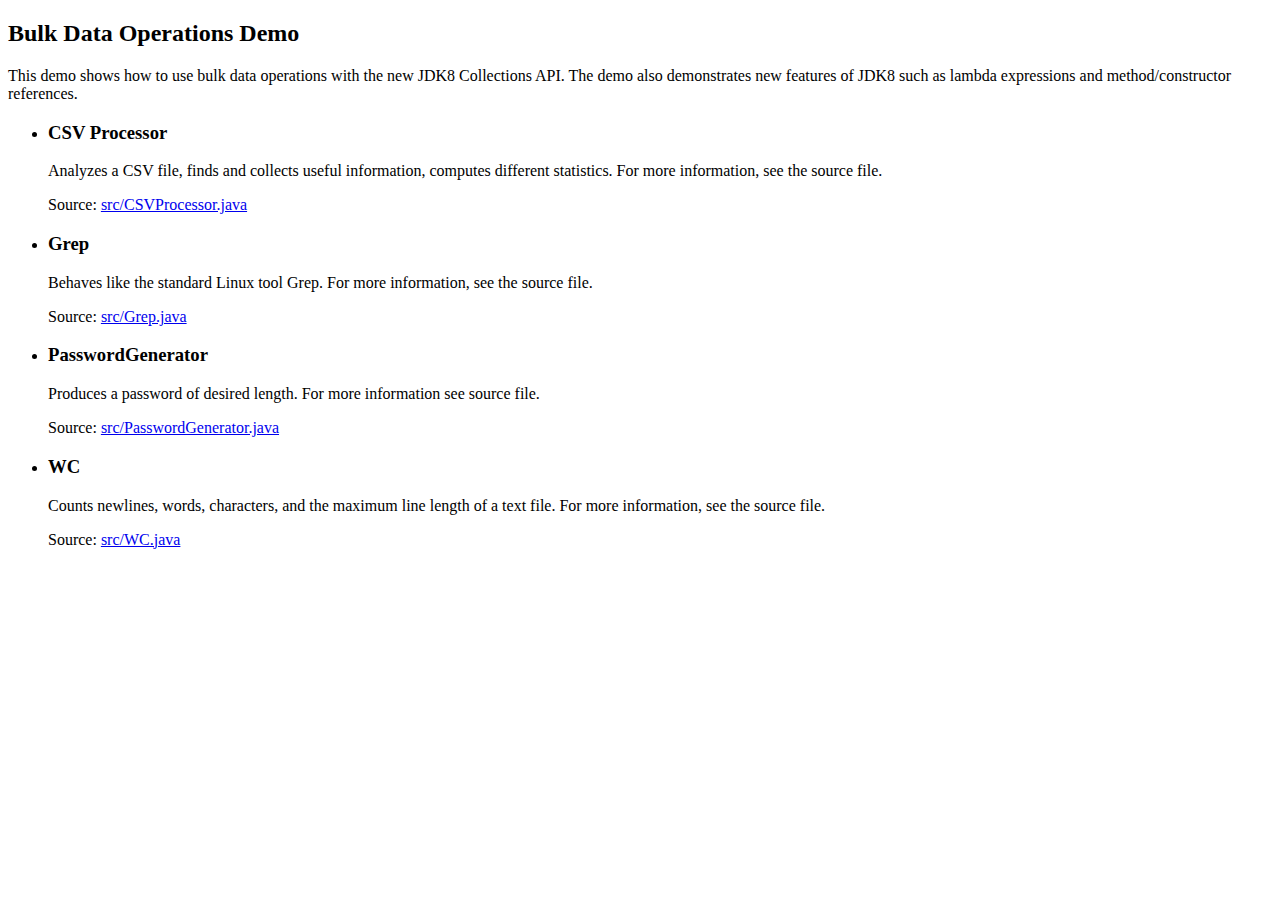
<file: Research/Fiji.app/java/macosx/zulu8.60.0.21-ca-fx-jdk8.0.322-macosx_x64/jre/Contents/Home/sample/lambda/BulkDataOperations/index.html>
<!DOCTYPE html>
<html>
<head>
    <title>Bulk Data Operations Demo</title>
</head>
<body>
<h2>Bulk Data Operations Demo</h2>

<p>
    This demo shows how to use bulk data operations with the new JDK8
    Collections API.
    The demo also demonstrates new features of JDK8 such as lambda expressions
    and method/constructor references.
</p>

<ul>
    <li><h3>CSV Processor</h3>

        <p>
            Analyzes a CSV file, finds and collects useful information, computes
            different statistics. For more information, see the source file.
        </p>
        Source: <a href="src/CSVProcessor.java">src/CSVProcessor.java</a>
    <li><h3>Grep</h3>

        <p>
            Behaves like the standard Linux tool Grep. For more information, see
            the source file.
        </p>
        Source: <a href="src/Grep.java">src/Grep.java</a>
    <li><h3>PasswordGenerator</h3>

        <p>
            Produces a password of desired length. For more information see
            source file.
        </p>
        Source: <a
                href="src/PasswordGenerator.java">src/PasswordGenerator.java</a>
    <li><h3>WC</h3>

        <p>
            Counts newlines, words, characters, and the maximum line length of a
            text file. For more information, see the source
            file.
        </p>
        Source: <a href="src/WC.java">src/WC.java</a>
</ul>
</body>
</html>
</file>
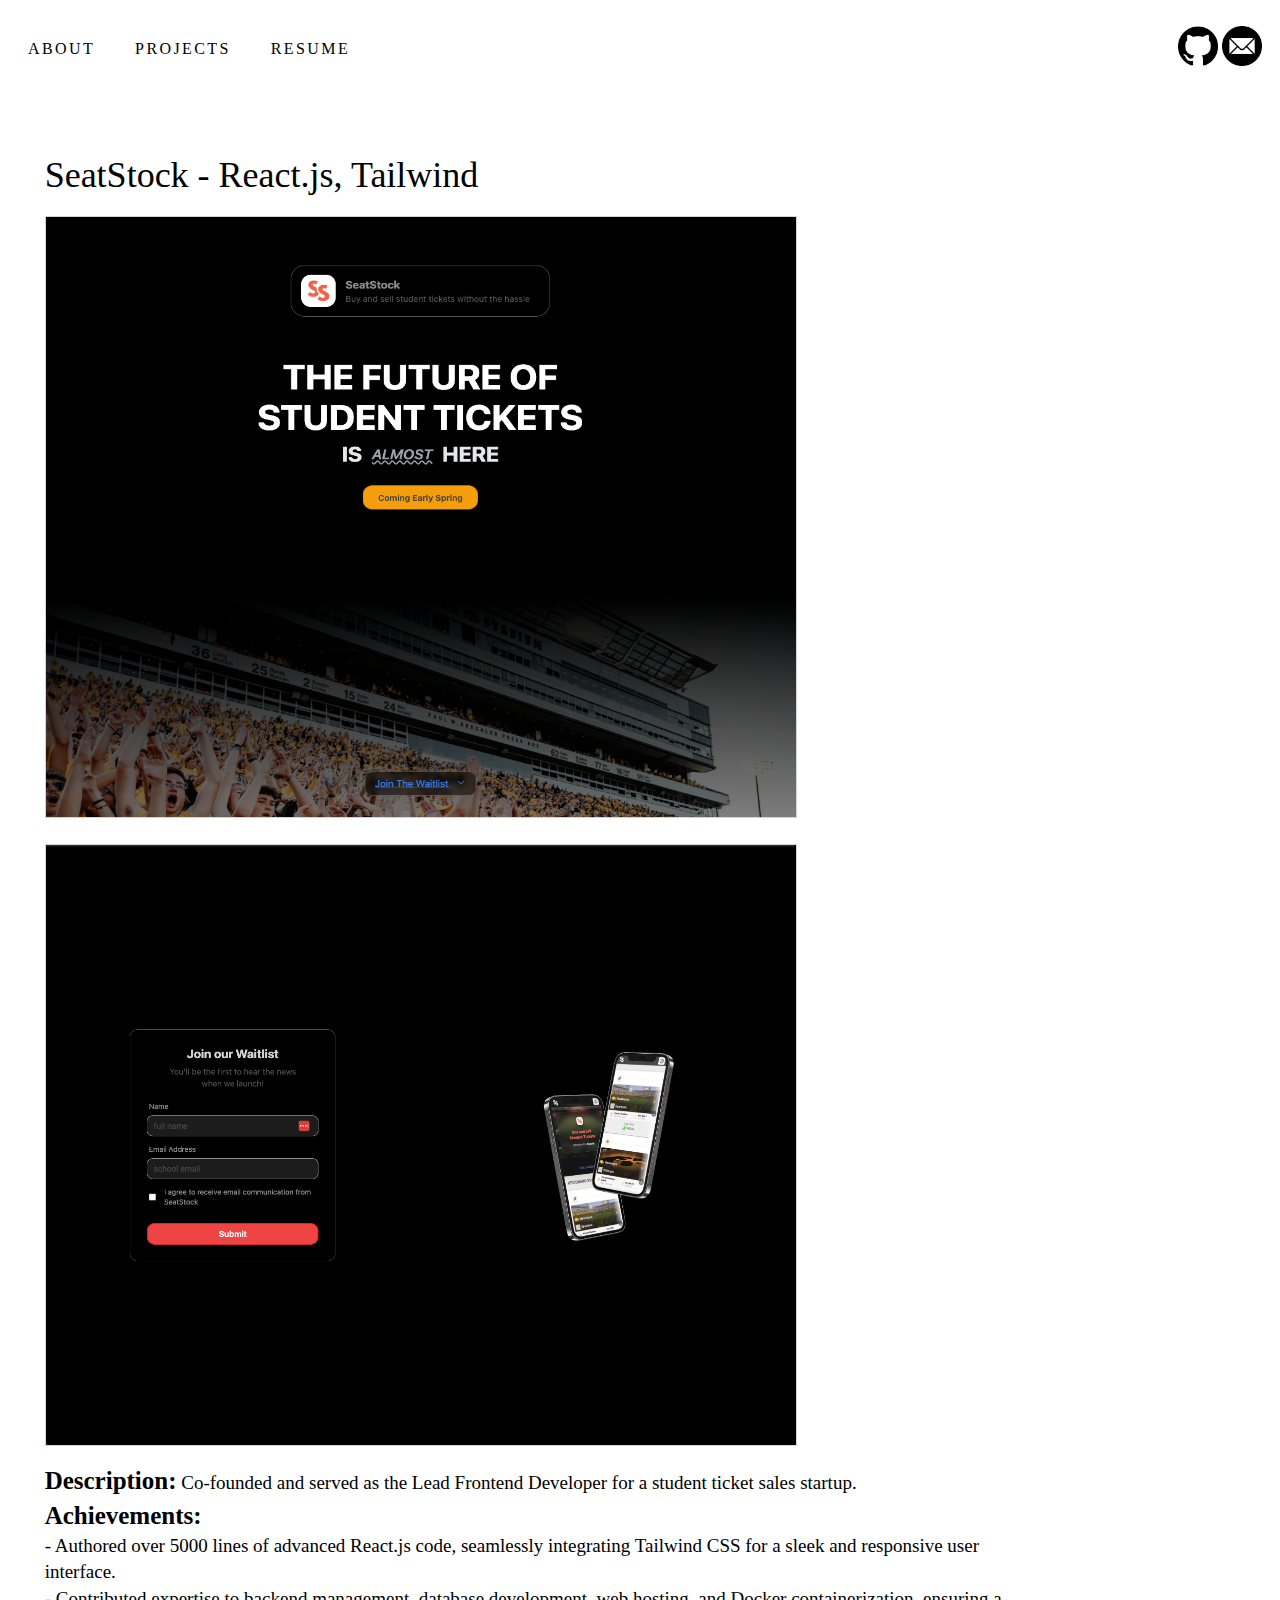
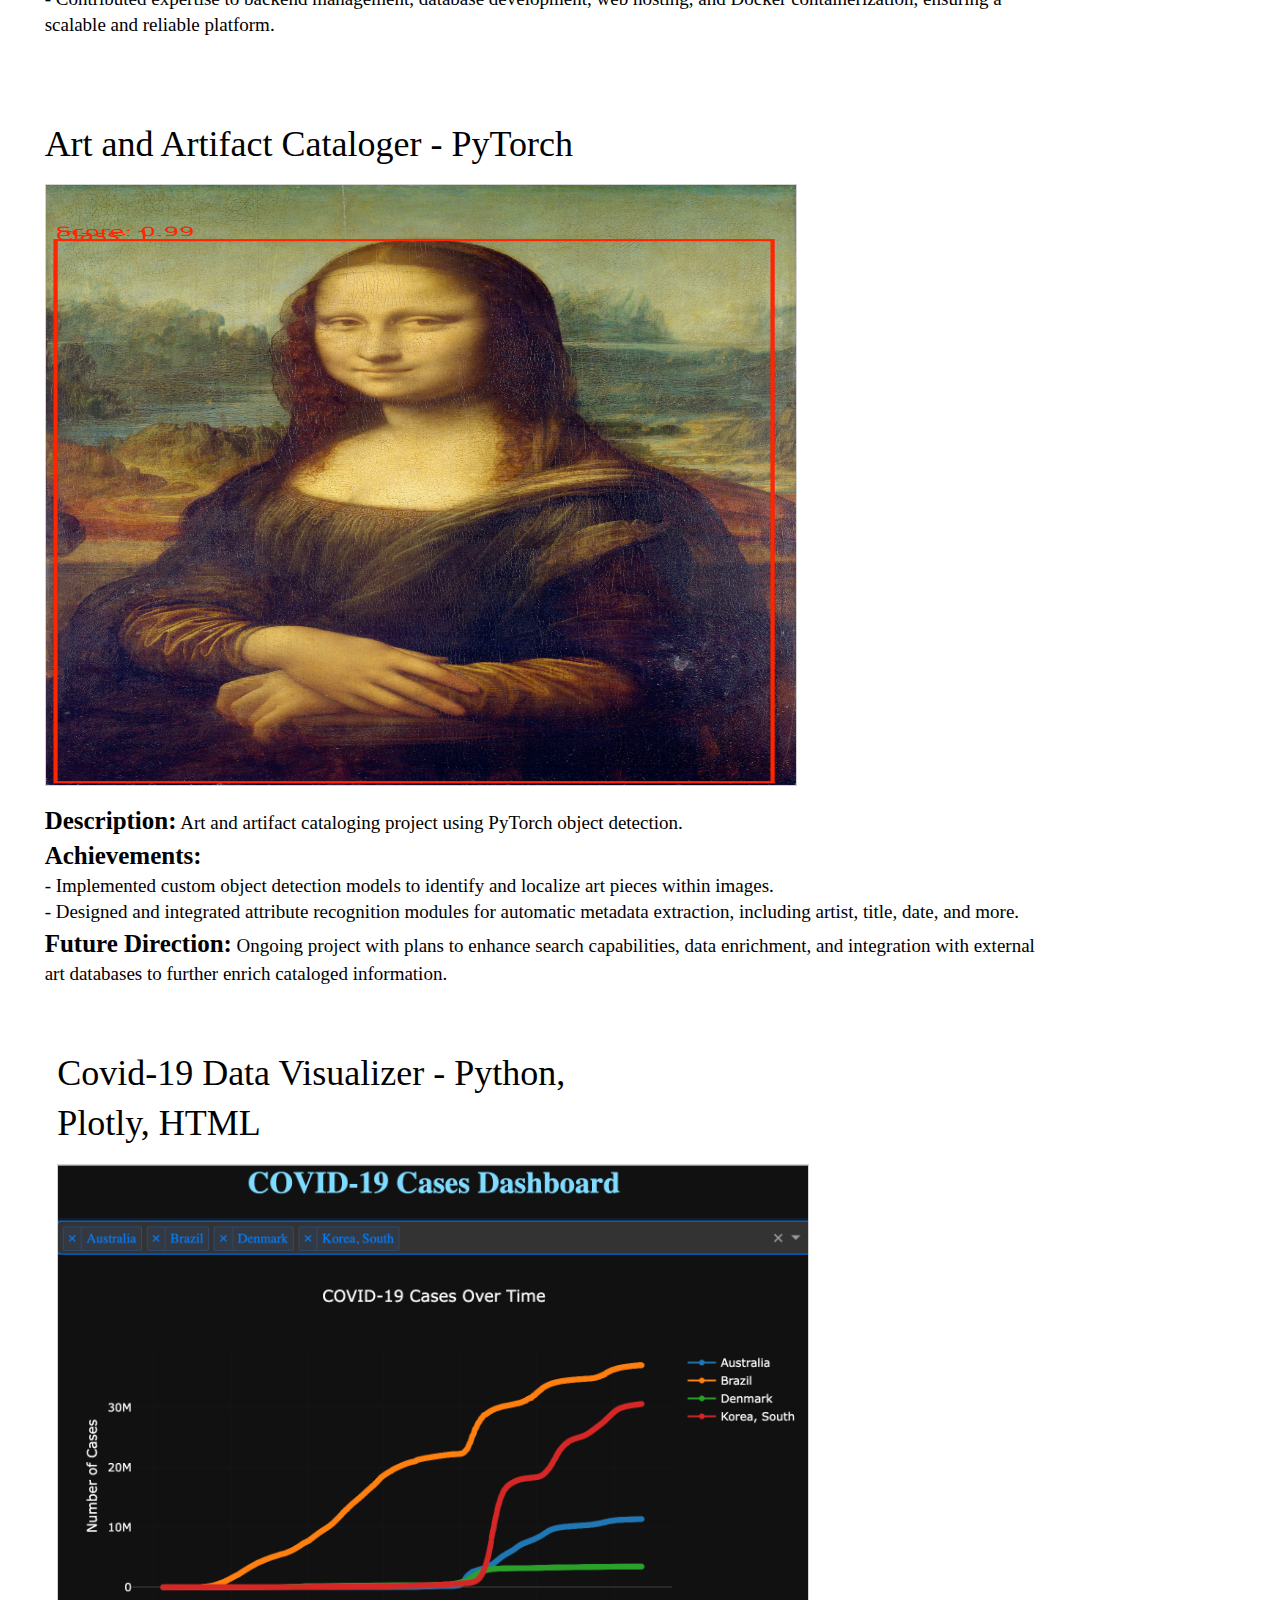
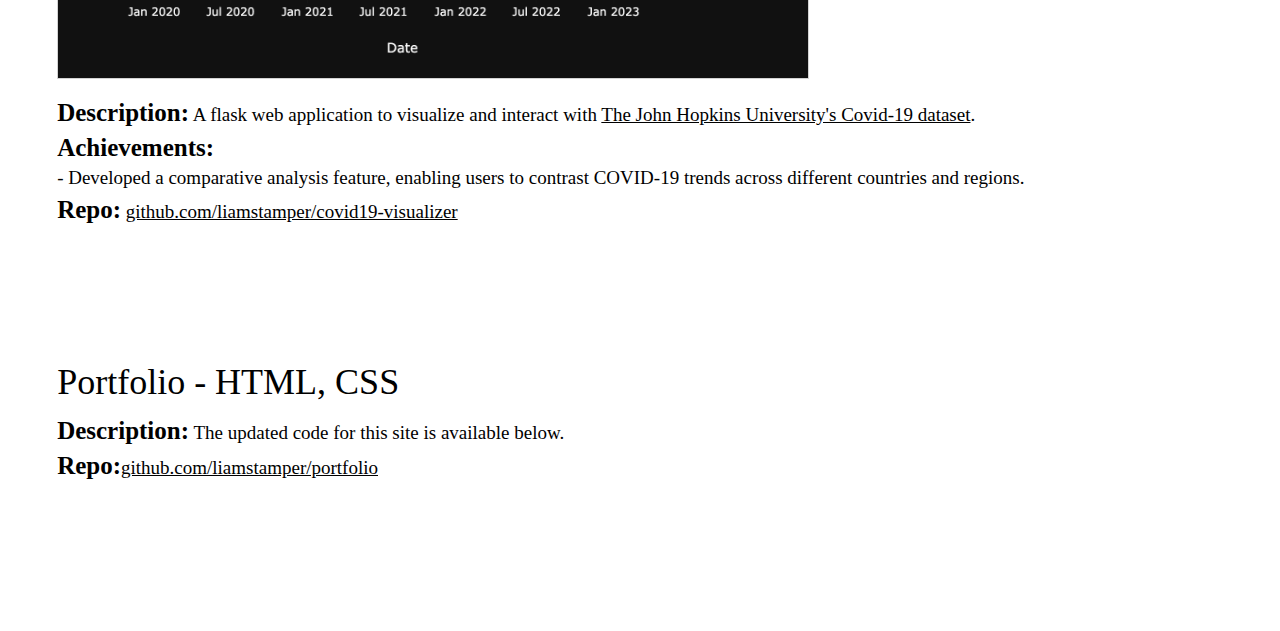
<file: projects.html>
<!DOCTYPE html>
<html lang="en">
<head>
    <meta charset="UTF-8">
    <meta http-equiv="X-UA-Compatible" content="IE=edge">
    <meta name="viewport" content="width=device-width, initial-scale=1.0">
    <link rel="stylesheet" href="./static/projects.css">  <!-- Link to stylesheet -->
    <link rel="icon" type="image/png" href="./static/images/favicon.ico"> <!-- favicon -->
    <title>Liam Stamper</title>
</head>
<body>
    <!-- Navigation Menu -->
    <ul class="navigation-menu">
        <li><a class="header-elements" href="index.html">About</a></li>
        <li><a class="header-elements" href="projects.html">Projects</a></li>
        <li><a class="header-elements" target="_blank" href="static/images/Liam Stamper (1).pdf">Resume</a></li>
        <li class="social-media-container">
            <a class="your-social-media-link" target="_blank" href="https://github.com/liamstamper">
                <img src="static/images/gitlogo.png" alt="GitHub Profile" class="header-img"/>
            </a>
            <a class="your-social-media-link" target="_blank" href="mailto:liam.stamper@gmail.com">
                <img src="static/images/email.png" alt="Email Contact" class="header-img"/>
            </a>
        </li>
    </ul>

    <!-- Main Content Container -->
    <div class="main-container">
        <!-- Project: SeatStock -->
        <div class="projects-container" id="seatstock">
            <div class="projects-titles">SeatStock - React.js, Tailwind </div>
            <img src="static/images/seatstockdemo.png" class="demo-images">
            <img src="static/images/seatstockdemo2.png" class="demo-images">
            <div class="projects-about">
                <b>Description:</b> Co-founded and served as the Lead Frontend Developer for a student ticket sales startup.<br>

                <b>Achievements:</b> <br>
                - Authored over 5000 lines of advanced React.js code, seamlessly integrating Tailwind CSS for a sleek and responsive user interface. <br>
                - Contributed expertise to backend management, database development, web hosting, and Docker containerization, ensuring a scalable and reliable platform. <br>

            </div>
        </div>


        <!-- Project: Art and Artifact Cataloger -->
        <div class="projects-container" id="cataloger">
            <div class="projects-titles">Art and Artifact Cataloger - PyTorch </div>
            <img src="static/images/pytorchdemo.png" class="demo-images">
            <div class="projects-about">
                <b>Description:</b>  Art and artifact cataloging project using PyTorch object detection. <br>

                <b>Achievements:</b><br>
                - Implemented custom object detection models to identify and localize art pieces within images.<br>
                - Designed and integrated attribute recognition modules for automatic metadata extraction, including artist, title, date, and more.<br>
                
                <b>Future Direction:</b>
                Ongoing project with plans to enhance search capabilities, data enrichment, and integration with external art databases to further enrich cataloged information. <br>

        </div>

         <!-- Project: Covid-19 Data Visualizer -->
         <div class="projects-container" id="covid19-visualizer">
            <div class="projects-titles"><br>Covid-19 Data Visualizer - Python, Plotly, HTML</div>
            <img src="static/images/coviddemo.png" class="demo-images">
            <div class="projects-about">
                <b>Description:</b> A flask web application to visualize and interact with <a target="_blank" class="links" href="https://raw.githubusercontent.com/CSSEGISandData/COVID-19/master/csse_covid_19_data/csse_covid_19_time_series/time_series_covid19_confirmed_global.csv"> The John Hopkins University's Covid-19 dataset</a>.<br>

                <b>Achievements:</b><br>
                - Developed a comparative analysis feature, enabling users to contrast COVID-19 trends across different countries and regions.<br>

                <b>Repo:</b>
                <a target="_blank" class="links" href="https://github.com/liamstamper/covid19-visualizer">github.com/liamstamper/covid19-visualizer</a>
            </div>
        </div>

        <!-- Project: Portfolio Site -->
        <div class="projects-container" id="portfolio">
            <div class="projects-titles"><br>Portfolio - HTML, CSS</div>
            <div class="projects-about">
                <b>Description:</b> The updated code for this site is available below.<br>
                <b>Repo:</b><a target="_blank" class="links" href="https://github.com/liamstamper/portfolio">github.com/liamstamper/portfolio</a>
            </div>
        </div>
    </div>
</body>
</html>
</file>
<file: static/projects.css>
/* General Body Styles */
body {
    overflow-y: auto;
    line-height: 1.4;
}

/* Header Styles */
ul {
    align-items: center;
    display: flex;
    list-style: none;
    margin: 0;
    padding: 0;
}

li {
    display: table-cell;
    padding: 15px 0;
    position: relative;
}

a.header-elements {
    color: black;
    display: inline-block;
    letter-spacing: 0.15em;
    padding: 15px 20px;
    position: relative;
    text-decoration: none;
    text-transform: uppercase;
}

a.header-elements:after {
    background-color: black;
    bottom: 0px;
    content: "";
    height: 2px;
    left: 0;
    position: absolute;
    transition: 0.25s;
    width: 0;
}

a.header-elements:hover:after {
    width: 90%;
}

.social-media-container {
    margin-left: auto;
    padding-right: 10px;
}

.header-img {
    height: 40px;
    text-decoration: none;
    width: 40px;
}

a.your-social-media-link {
    text-decoration: none;
}

/* Projects Section */
.main-container{
    padding-top:50px;
}

.projects-container {
    padding-bottom: 70px;
    padding-left: 1%;
}

.projects-titles {
    font-size: 36px;
    padding-bottom: 5px;
    padding-left: 24px;
    padding-top: 10px;
    max-width: 600px;
}

.demo-images{
    width:85%;
    max-width: 750px;
    margin-left:24px;
    margin-top:10px;
    margin-bottom:10px;
    height:auto;
    max-height: 600px;
    border:1px solid lightgrey;
}

.projects-about {
    font-size: 19px;
    max-width: 1000px;
    padding-left: 24px;
}

a {
    color: black;
    text-decoration: underline;
}
b {
    font-size:25px;
}
</file>
